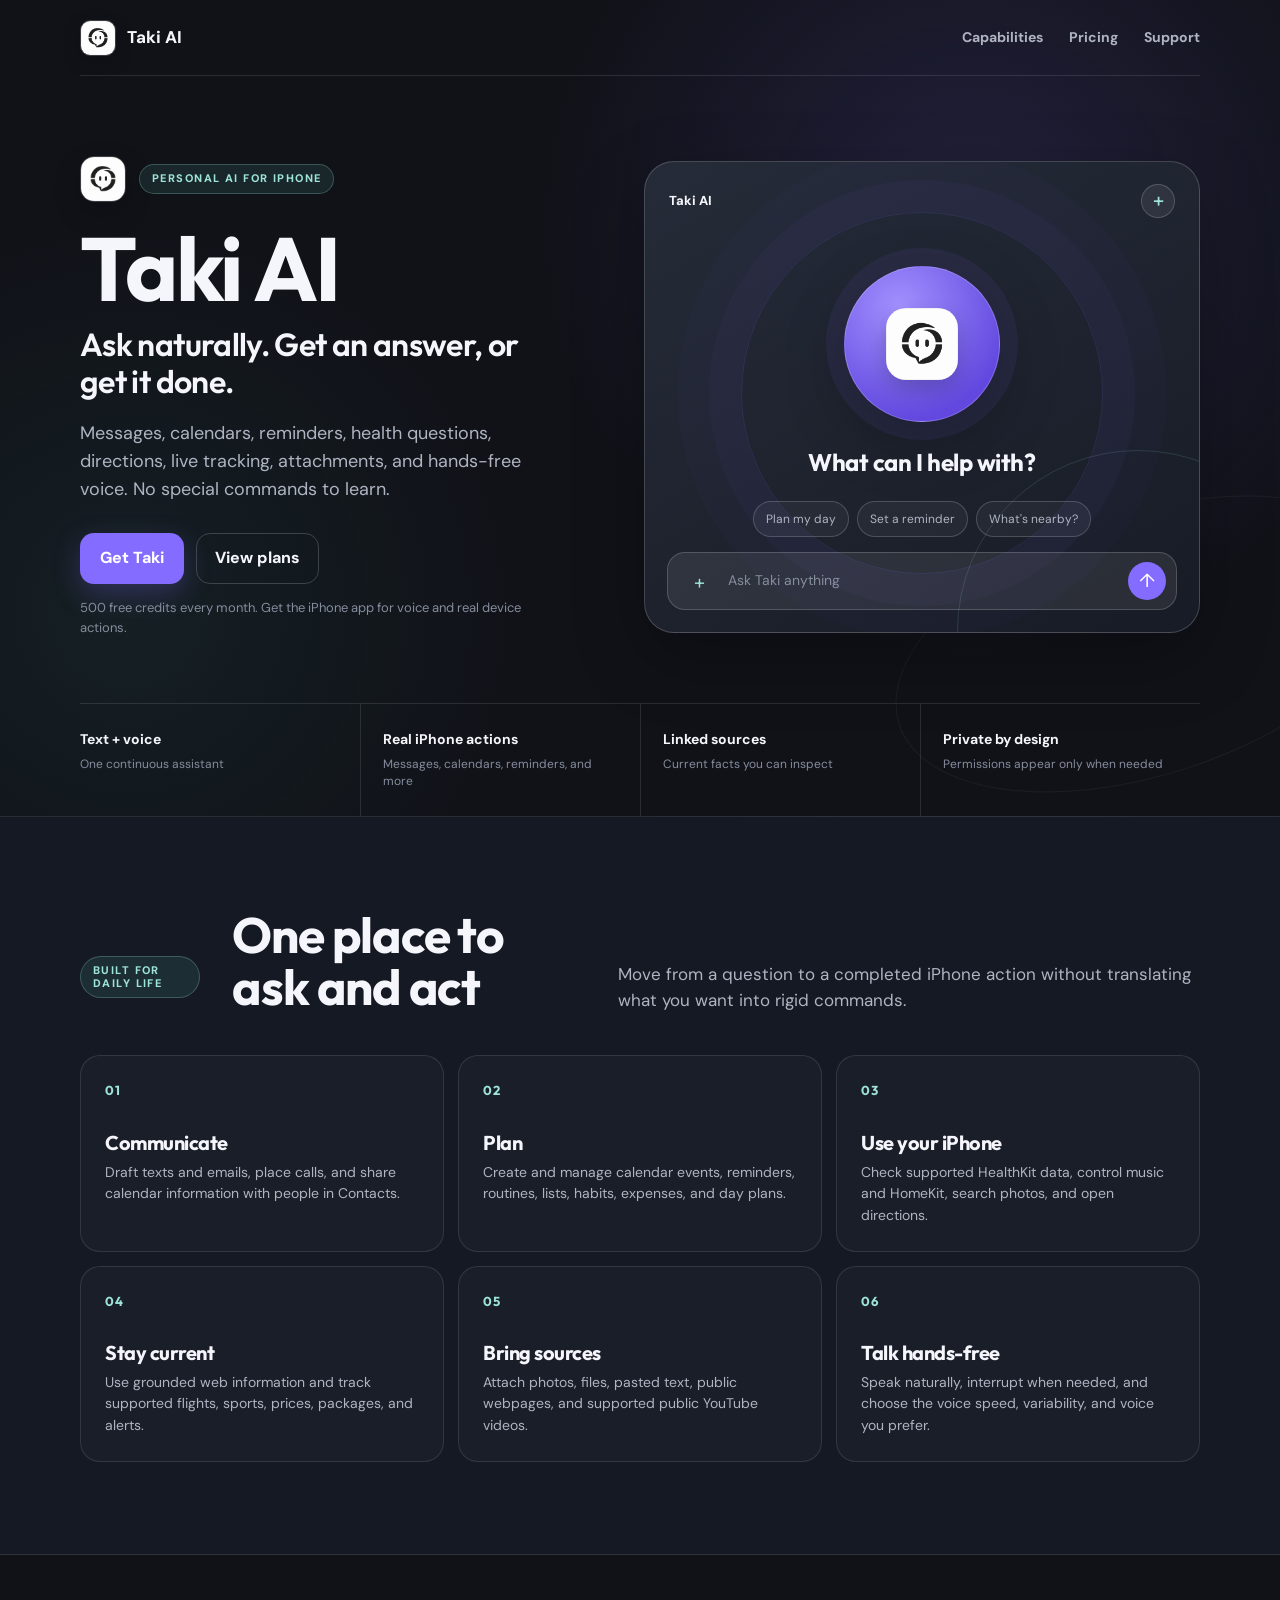
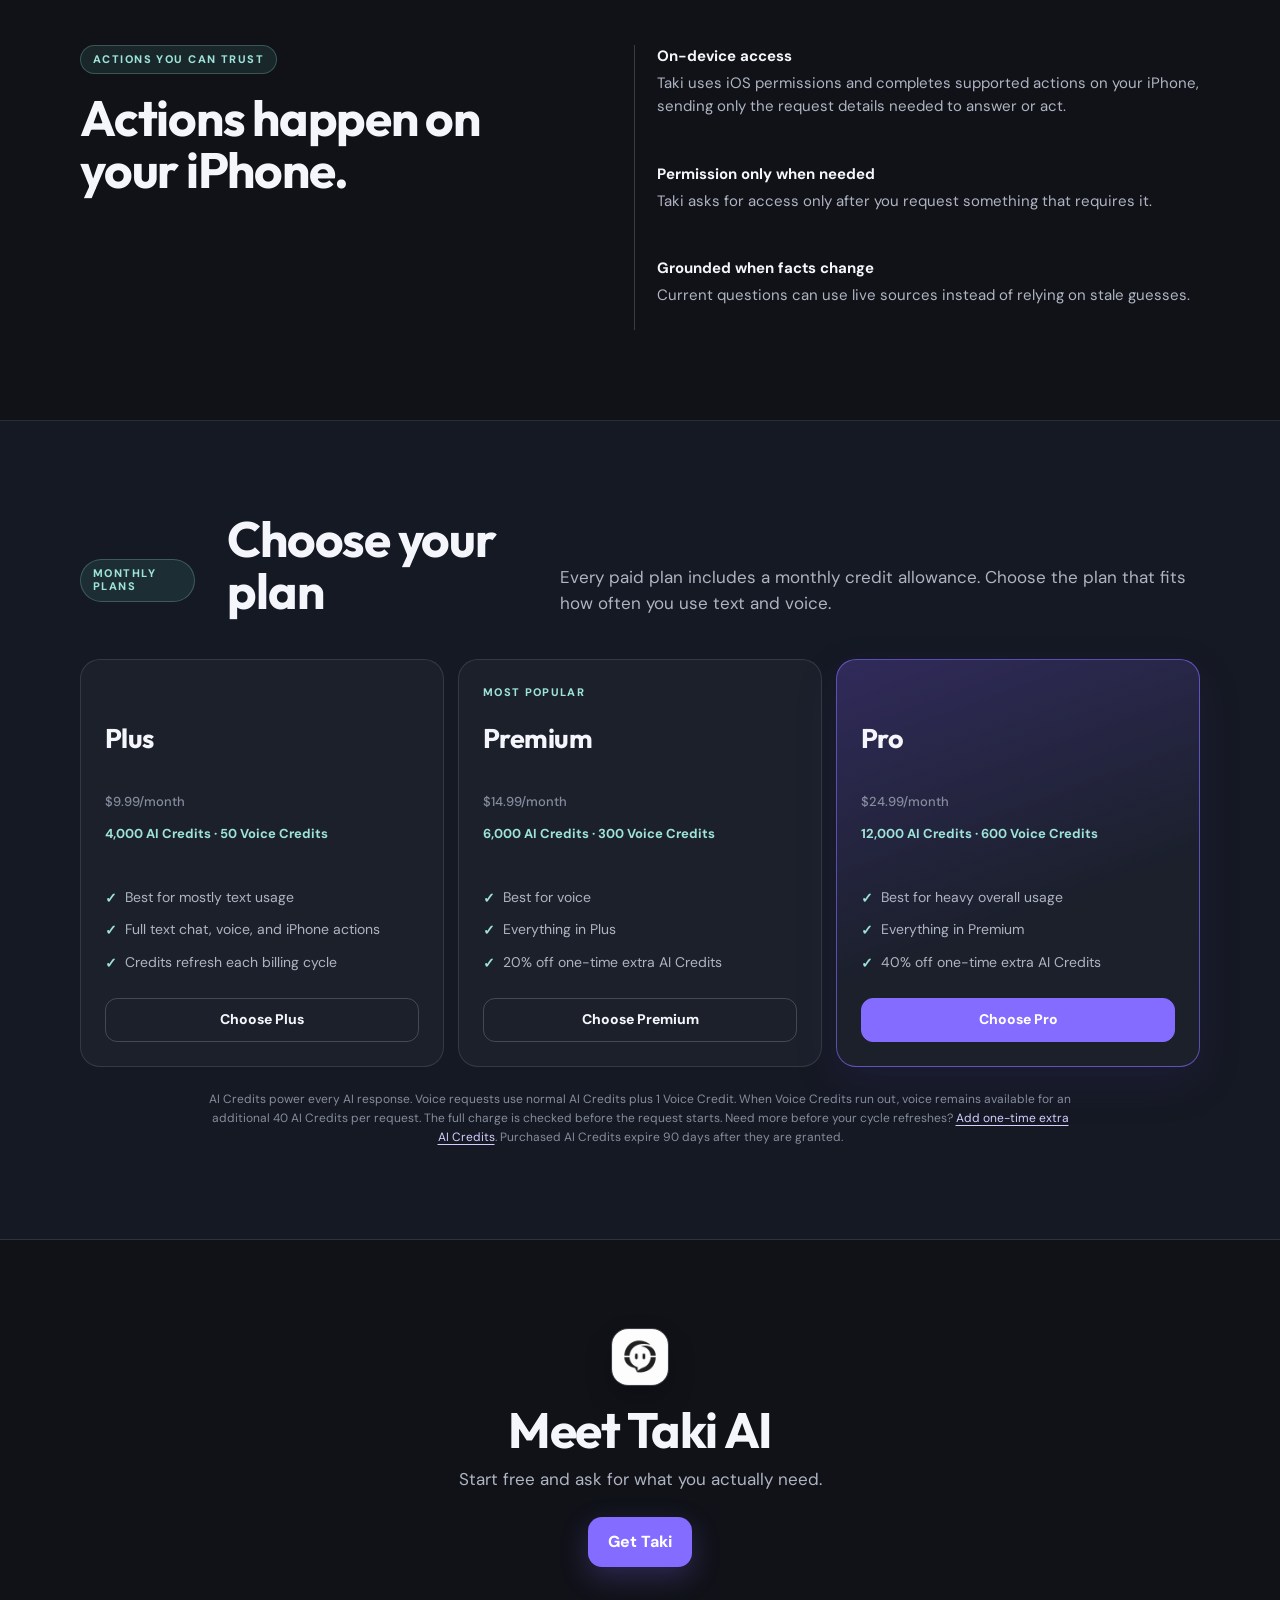
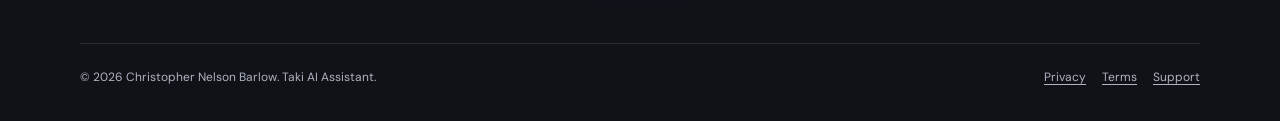
<file: index.html>
<!DOCTYPE html>
<html lang="en">
<head>
<meta charset="UTF-8" />
<meta name="viewport" content="width=device-width, initial-scale=1.0" />
<title>Taki AI - your everyday iPhone assistant</title>
<meta name="description" content="Taki is an AI assistant for iPhone that answers questions and completes real actions by text or voice." />
<link rel="icon" type="image/png" href="assets/taki-icon.png" />
<link rel="stylesheet" href="public.css?v=20260901" />
</head>
<body class="site-home">
<div class="hero-shell">
  <div class="wrap">
    <header class="site-header">
      <a class="brand" href="./" aria-label="Taki AI home"><img class="brand-mark" src="assets/taki-icon.png" alt="" /> Taki AI</a>
      <nav aria-label="Main navigation">
        <a href="#capabilities">Capabilities</a>
        <a href="#pricing">Pricing</a>
        <a href="support/">Support</a>
      </nav>
    </header>

    <main class="hero">
      <div class="hero-copy">
        <div class="hero-brandline">
          <img class="hero-mark" src="assets/taki-icon.png" alt="Taki AI app icon" />
          <span class="eyebrow">Personal AI for iPhone</span>
        </div>
        <h1>Taki AI</h1>
        <p class="hero-offer">Ask naturally. Get an answer, or get it done.</p>
        <p class="lede">Messages, calendars, reminders, health questions, directions, live tracking, attachments, and hands-free voice. No special commands to learn.</p>
        <div class="hero-actions">
          <a class="cta" href="https://apps.apple.com/app/id6786835731">Get Taki</a>
          <a class="secondary-cta" href="#pricing">View plans</a>
        </div>
        <span class="cta-sub">500 free credits every month. Get the iPhone app for voice and real device actions.</span>
      </div>
      <div class="hero-scene" aria-hidden="true">
        <div class="scene-topline"><span>Taki AI</span><span>+</span></div>
        <div class="scene-orb"><img src="assets/taki-icon.png" alt="" /></div>
        <p class="scene-question">What can I help with?</p>
        <div class="scene-chips"><span>Plan my day</span><span>Set a reminder</span><span>What's nearby?</span></div>
        <div class="scene-composer">
          <span class="scene-plus">+</span>
          <span class="scene-placeholder">Ask Taki anything</span>
          <span class="scene-send">↑</span>
        </div>
      </div>
    </main>

    <div class="hero-facts" aria-label="Taki AI highlights">
      <div><strong>Text + voice</strong><span>One continuous assistant</span></div>
      <div><strong>Real iPhone actions</strong><span>Messages, calendars, reminders, and more</span></div>
      <div><strong>Linked sources</strong><span>Current facts you can inspect</span></div>
      <div><strong>Private by design</strong><span>Permissions appear only when needed</span></div>
    </div>
  </div>
</div>

<section id="capabilities" class="capability-band">
  <div class="wrap">
    <div class="section-heading">
      <span class="eyebrow">Built for daily life</span>
      <h2>One place to ask and act</h2>
      <p class="section-sub">Move from a question to a completed iPhone action without translating what you want into rigid commands.</p>
    </div>
    <div class="grid">
      <article class="feat"><span class="feature-index">01</span><h3>Communicate</h3><p>Draft texts and emails, place calls, and share calendar information with people in Contacts.</p></article>
      <article class="feat"><span class="feature-index">02</span><h3>Plan</h3><p>Create and manage calendar events, reminders, routines, lists, habits, expenses, and day plans.</p></article>
      <article class="feat"><span class="feature-index">03</span><h3>Use your iPhone</h3><p>Check supported HealthKit data, control music and HomeKit, search photos, and open directions.</p></article>
      <article class="feat"><span class="feature-index">04</span><h3>Stay current</h3><p>Use grounded web information and track supported flights, sports, prices, packages, and alerts.</p></article>
      <article class="feat"><span class="feature-index">05</span><h3>Bring sources</h3><p>Attach photos, files, pasted text, public webpages, and supported public YouTube videos.</p></article>
      <article class="feat"><span class="feature-index">06</span><h3>Talk hands-free</h3><p>Speak naturally, interrupt when needed, and choose the voice speed, variability, and voice you prefer.</p></article>
    </div>
  </div>
</section>

<section class="trust-band">
  <div class="wrap trust-layout">
    <div>
      <span class="eyebrow">Actions you can trust</span>
      <h2>Actions happen on your iPhone.</h2>
    </div>
    <div class="trust-points">
      <p><span><strong>On-device access</strong>Taki uses iOS permissions and completes supported actions on your iPhone, sending only the request details needed to answer or act.</span></p>
      <p><span><strong>Permission only when needed</strong>Taki asks for access only after you request something that requires it.</span></p>
      <p><span><strong>Grounded when facts change</strong>Current questions can use live sources instead of relying on stale guesses.</span></p>
    </div>
  </div>
</section>

<section id="pricing" class="pricing-band">
  <div class="wrap">
    <div class="section-heading">
      <span class="eyebrow">Monthly plans</span>
      <h2>Choose your plan</h2>
      <p class="section-sub">Every paid plan includes a monthly credit allowance. Choose the plan that fits how often you use text and voice.</p>
    </div>
    <div class="plans">
      <article class="plan" data-plan="plus">
        <div class="plan-kicker" aria-hidden="true"></div>
        <div class="name">Plus</div><div class="price"><span class="amount">$9.99</span><span>/month</span></div><div class="cr">4,000 AI Credits · 50 Voice Credits</div>
        <ul><li>Best for mostly text usage</li><li>Full text chat, voice, and iPhone actions</li><li>Credits refresh each billing cycle</li></ul>
        <a class="plan-link" href="buy/?plan=plus">Choose Plus</a>
      </article>
      <article class="plan" data-plan="plus_voice">
        <div class="plan-kicker">Most Popular</div><div class="name">Premium</div><div class="price"><span class="amount">$14.99</span><span>/month</span></div><div class="cr">6,000 AI Credits · 300 Voice Credits</div>
        <ul><li>Best for voice</li><li>Everything in Plus</li><li>20% off one-time extra AI Credits</li></ul>
        <a class="plan-link" href="buy/?plan=plus_voice">Choose Premium</a>
      </article>
      <article class="plan feature" data-plan="pro">
        <div class="plan-kicker" aria-hidden="true"></div><div class="name">Pro</div><div class="price"><span class="amount">$24.99</span><span>/month</span></div><div class="cr">12,000 AI Credits · 600 Voice Credits</div>
        <ul><li>Best for heavy overall usage</li><li>Everything in Premium</li><li>40% off one-time extra AI Credits</li></ul>
        <a class="plan-link" href="buy/?plan=pro">Choose Pro</a>
      </article>
    </div>
    <div class="credit-note">AI Credits power every AI response. Voice requests use normal AI Credits plus 1 Voice Credit. When Voice Credits run out, voice remains available for an additional 40 AI Credits per request. The full charge is checked before the request starts. Need more before your cycle refreshes? <a href="buy/?plan=credits">Add one-time extra AI Credits</a>. Purchased AI Credits expire 90 days after they are granted.</div>
  </div>
</section>

<div class="wrap">
  <div class="final">
    <img class="final-mark" src="assets/taki-icon.png" alt="" />
    <h2>Meet Taki AI</h2>
    <p class="section-sub">Start free and ask for what you actually need.</p>
    <a class="cta" href="https://apps.apple.com/app/id6786835731">Get Taki</a>
  </div>

  <footer>
    <div>&copy; 2026 Christopher Nelson Barlow. Taki AI Assistant.</div>
    <div class="foot-links"><a href="privacy/">Privacy</a><a href="terms-of-service/">Terms</a><a href="support/">Support</a></div>
  </footer>
</div>

<script>
(async function syncPlans() {
  try {
    const data = await (await fetch("https://takiaiserver.onrender.com/api/credits/topup-config")).json();
    for (const plan of data.plans || []) {
      const card = document.querySelector(`[data-plan="${plan.key}"]`);
      if (!card) continue;
      const price = Number(plan.priceUsd);
      const credits = Number(plan.creditsPerCycle);
      const voiceCredits = Number(plan.voiceCreditsPerCycle || plan.voiceCredits || 0);
      if (Number.isFinite(price)) card.querySelector(".amount").textContent = `$${price.toFixed(2)}`;
      if (Number.isFinite(credits)) card.querySelector(".cr").textContent = `${credits.toLocaleString()} AI Credits · ${voiceCredits.toLocaleString()} Voice Credits`;
    }
  } catch {}
})();
</script>
</body>
</html>
</file>
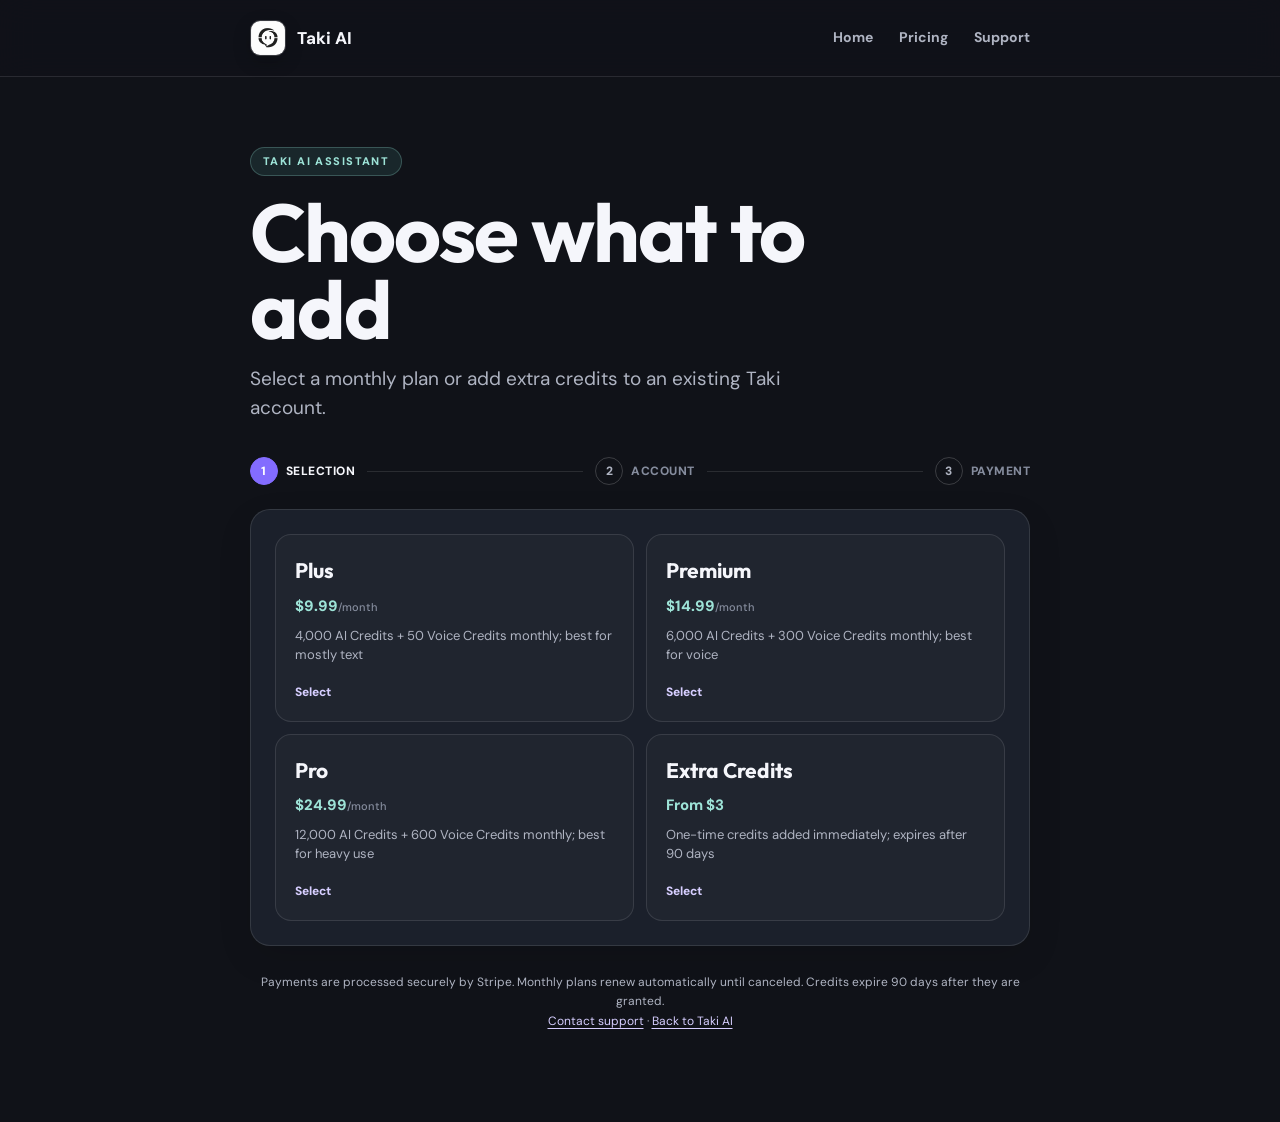
<file: buy/index.html>
<!DOCTYPE html>
<html lang="en">
<head>
<meta charset="UTF-8" />
<meta name="viewport" content="width=device-width, initial-scale=1.0" />
<title>Plans and Credits — Taki AI Assistant</title>
<link rel="icon" type="image/png" href="../assets/taki-icon.png" />
<link rel="stylesheet" href="../public.css?v=20260901" />
</head>
<body class="site-buy">
<div class="topbar">
  <div class="wrap">
    <header class="site-header">
      <a class="brand" href="../" aria-label="Taki AI home"><img class="brand-mark" src="../assets/taki-icon.png" alt="" /> Taki AI</a>
      <nav aria-label="Main navigation"><a href="../">Home</a><a href="../#pricing">Pricing</a><a href="../support/">Support</a></nav>
    </header>
  </div>
</div>
<main class="wrap buy-flow">
  <span class="eyebrow">Taki AI Assistant</span>
  <h1>Choose what to add</h1>
  <p class="sub">Select a monthly plan or add extra credits to an existing Taki account.</p>
  <div id="banner" aria-live="polite"></div>

  <div class="steps" aria-label="Purchase progress">
    <div class="s active" id="step1dot"><span class="dot">1</span> Selection</div><div class="bar"></div>
    <div class="s" id="step2dot"><span class="dot">2</span> Account</div><div class="bar"></div>
    <div class="s" id="step3dot"><span class="dot">3</span> Payment</div>
  </div>

  <section id="stepProduct" class="buy-section">
    <div class="purchase-grid" id="products" aria-label="Available purchases"></div>
  </section>

  <section id="stepAccount" class="buy-section hidden">
    <div class="selection-summary" id="selectionSummary"></div>
    <button class="link-btn" id="changeProduct" type="button">Change selection</button>
    <label for="identity">Taki Account ID
      <span class="hint">Find the eight-digit number under <b>Settings → Account ID</b> in the app.</span>
    </label>
    <input id="identity" type="text" inputmode="numeric" maxlength="8" placeholder="10234567" autocomplete="off" spellcheck="false" />
    <button class="buy" id="next" type="button" disabled>Find account</button>
    <div class="msg" id="msg1" aria-live="polite"></div>
  </section>

  <section id="stepAmount" class="buy-section hidden">
    <div class="acct">
      <div><div class="id" id="acctId">—</div><div class="who" id="acctWho">Confirmed account</div></div>
      <span class="badge" id="acctBadge">—</span>
    </div>
    <button class="link-btn" id="changeAcct" type="button">Use a different account</button>
    <label>Choose a credit amount</label>
    <div class="packs" id="packs"></div>
    <label for="custom">Or enter a custom amount<span class="hint" id="rangeHint"></span></label>
    <input id="custom" type="number" inputmode="numeric" placeholder="Number of credits" />
    <div class="total"><span id="rateLabel">Total</span><b id="total">—</b></div>
    <button class="buy" id="buyCredits" type="button" disabled>Continue to Stripe</button>
    <div class="msg" id="msg2" aria-live="polite"></div>
  </section>

  <p class="foot">Payments are processed securely by Stripe. Monthly plans renew automatically until canceled. Credits expire 90 days after they are granted.<br />
    <a href="../support/">Contact support</a> · <a href="../">Back to Taki AI</a>
  </p>
</main>

<div class="confirm-layer hidden" id="confirmLayer" role="dialog" aria-modal="true" aria-labelledby="confirmTitle">
  <div class="confirm-dialog">
    <span class="eyebrow">Account confirmation</span>
    <h2 id="confirmTitle">Is this the right account?</h2>
    <div class="confirm-person"><div class="avatar" id="confirmInitial">T</div><div><strong id="confirmName">Account holder</strong><span id="confirmEmail"></span></div></div>
    <dl class="account-facts">
      <div><dt>Account ID</dt><dd id="confirmId">—</dd></div>
      <div><dt>Current plan</dt><dd id="confirmPlan">—</dd></div>
      <div><dt>Apple sync</dt><dd id="confirmApple">—</dd></div>
    </dl>
    <div class="device-block"><strong>Known devices</strong><div class="device-list" id="confirmDevices"></div></div>
    <p class="privacy-note">Email is partially hidden because an Account ID is not a password.</p>
    <div class="confirm-actions"><button id="notMine" type="button">Not this account</button><button class="primary" id="confirmAccount" type="button">Confirm account</button></div>
    <div class="msg" id="confirmMsg" aria-live="polite"></div>
  </div>
</div>

<script>
const API = "https://takiaiserver.onrender.com";
const $ = (id) => document.getElementById(id);
const fmt = (n) => Number(n).toLocaleString();
const usd = (n) => "$" + Number(n).toFixed(2);
const usdCompact = (n) => "$" + Number(n).toLocaleString(undefined, { minimumFractionDigits: Number(n) % 1 ? 2 : 0, maximumFractionDigits: 2 });
const labels = { plus: "Plus", plus_voice: "Premium", pro: "Pro", free: "Standard", credits: "Extra AI Credits" };
let MIN = 500, MAX = 500000, CENTS_PER_CREDIT = 1, selectedCredits = 0;
let products = {
  plus: { key: "plus", label: "Plus", creditsPerCycle: 4000, voiceCreditsPerCycle: 50, priceUsd: 9.99 },
  plus_voice: { key: "plus_voice", label: "Premium", creditsPerCycle: 6000, voiceCreditsPerCycle: 300, priceUsd: 14.99 },
  pro: { key: "pro", label: "Pro", creditsPerCycle: 12000, voiceCreditsPerCycle: 600, priceUsd: 24.99 }
};
let selectedProduct = "";
let account = { id: "", tier: "free", isPro: false, appleSynced: false, email: "", displayName: "", devices: [] };
let handoffToken = "";

function normalizeIdentity(value) { return String(value || "").replace(/\D/g, "").slice(0, 8); }
function setMessage(id, text, kind) { $(id).textContent = text || ""; $(id).className = "msg" + (kind ? " " + kind : ""); }
function markStep(number) {
  [1, 2, 3].forEach((n) => {
    const el = $("step" + n + "dot");
    el.classList.toggle("active", n === number);
    el.classList.toggle("done", n < number);
    el.querySelector(".dot").textContent = n < number ? "✓" : String(n);
  });
}
function productDescription(key) {
  const plan = products[key];
  if (key === "plus") return `${fmt(plan.creditsPerCycle)} AI Credits + ${fmt(plan.voiceCreditsPerCycle)} Voice Credits monthly; best for mostly text`;
  if (key === "plus_voice") return `${fmt(plan.creditsPerCycle)} AI Credits + ${fmt(plan.voiceCreditsPerCycle)} Voice Credits monthly; best for voice`;
  if (key === "pro") return `${fmt(plan.creditsPerCycle)} AI Credits + ${fmt(plan.voiceCreditsPerCycle)} Voice Credits monthly; best for heavy use`;
  return "One-time credits added immediately; expires after 90 days";
}
function renderProducts() {
  const entries = [products.plus, products.plus_voice, products.pro, { key: "credits", label: "Extra Credits", priceUsd: 3 }];
  $("products").innerHTML = entries.map((item) => `
    <button class="purchase-option" type="button" data-product="${item.key}">
      <span class="option-name">${item.label}</span>
      <span class="option-price">${item.key === "credits" ? "From $3" : usd(item.priceUsd) + '<small>/month</small>'}</span>
      <span class="option-detail">${productDescription(item.key)}</span>
      <span class="option-action">Select</span>
    </button>`).join("");
  document.querySelectorAll(".purchase-option").forEach((button) => button.onclick = () => chooseProduct(button.dataset.product));
}
function chooseProduct(key) {
  if (!labels[key] || (key !== "credits" && !products[key])) return;
  selectedProduct = key;
  $("stepProduct").classList.add("hidden");
  $("stepAccount").classList.remove("hidden");
  const item = key === "credits" ? null : products[key];
  const summary = $("selectionSummary");
  const title = document.createElement("strong");
  const detail = document.createElement("span");
  title.textContent = labels[key];
  detail.textContent = key === "credits" ? "Choose the amount after confirming an account" : usd(item.priceUsd) + " monthly · " + productDescription(key);
  summary.replaceChildren(title, detail);
  markStep(2);
  const url = new URL(location.href);
  url.searchParams.set("plan", key);
  history.replaceState(null, "", url);
  $("identity").focus();
}
function showProducts() {
  selectedProduct = "";
  $("stepAccount").classList.add("hidden"); $("stepAmount").classList.add("hidden"); $("stepProduct").classList.remove("hidden");
  markStep(1); setMessage("msg1", "");
  const url = new URL(location.href);
  url.searchParams.delete("plan");
  history.replaceState(null, "", url);
}

$("identity").addEventListener("input", () => {
  $("identity").value = normalizeIdentity($("identity").value);
  $("next").disabled = $("identity").value.length !== 8;
  setMessage("msg1", "");
});
$("identity").addEventListener("keydown", (event) => { if (event.key === "Enter" && !$("next").disabled) $("next").click(); });
$("changeProduct").onclick = showProducts;

$("next").onclick = async () => {
  const identity = normalizeIdentity($("identity").value);
  $("next").disabled = true; setMessage("msg1", "Checking your account…");
  try {
    const response = await fetch(API + "/api/credits/account-check", { method: "POST", headers: { "Content-Type": "application/json" }, body: JSON.stringify({ identity, purpose: selectedProduct === "credits" ? "credits" : "checkout" }) });
    const data = await response.json();
    if (!data.valid) { setMessage("msg1", data.reason || "We couldn't find that account.", "err"); $("next").disabled = false; return; }
    handoffToken = typeof data.checkoutToken === "string" ? data.checkoutToken : "";
    if (!handoffToken) {
      setMessage("msg1", "Secure checkout could not be prepared. Refresh and try again.", "err");
      $("next").disabled = false;
      return;
    }
    // The initial lookup intentionally omits personal fields. Exchange the
    // short-lived signed token before showing confirmation so the UI never
    // guesses a name or incorrectly reports Apple as disconnected.
    const detailResponse = await fetch(API + "/api/credits/handoff", { method: "POST", headers: { "Content-Type": "application/json" }, body: JSON.stringify({ token: handoffToken }) });
    const details = await detailResponse.json();
    if (!detailResponse.ok || !details.valid) throw new Error(details.reason || "We couldn't load the account confirmation details.");
    sessionStorage.setItem("takiPurchaseHandoff", handoffToken);
    account = { id: details.identity || identity, tier: details.tier || data.tier || "free", isPro: !!details.isPro, appleSynced: details.appleSynced === true, email: details.email || "", displayName: details.displayName || "Taki account", devices: Array.isArray(details.devices) ? details.devices : [] };
    if (typeof details.min === "number") { MIN = details.min; MAX = details.max; }
    if (typeof details.centsPerCredit === "number") CENTS_PER_CREDIT = details.centsPerCredit;
    setMessage("msg1", ""); showConfirmation();
  } catch (error) {
    setMessage("msg1", error instanceof Error && error.message ? error.message : "Network error. Please try again.", "err");
    $("next").disabled = false;
  }
};

function showConfirmation() {
  $("confirmName").textContent = account.displayName;
  $("confirmInitial").textContent = account.displayName.trim().charAt(0).toUpperCase() || "T";
  $("confirmEmail").textContent = account.email || (account.appleSynced ? "Apple email unavailable" : "Not synced with Apple");
  $("confirmId").textContent = account.id;
  $("confirmPlan").textContent = labels[account.tier] || "Standard";
  $("confirmApple").textContent = account.appleSynced ? "Connected" : "Not connected";
  const deviceList = $("confirmDevices");
  deviceList.replaceChildren();
  if (account.devices.length) {
    for (const device of account.devices) {
      const item = document.createElement("span");
      item.textContent = String(device);
      deviceList.append(item);
    }
  } else {
    const note = document.createElement("p");
    note.className = "device-sync-note";
    note.textContent = "Open the updated Taki app on this device to sync its exact model.";
    deviceList.append(note);
  }
  $("confirmLayer").classList.remove("hidden"); document.body.classList.add("modal-open");
}
function closeConfirmation() { $("confirmLayer").classList.add("hidden"); document.body.classList.remove("modal-open"); setMessage("confirmMsg", ""); }
$("notMine").onclick = () => { closeConfirmation(); $("identity").select(); $("next").disabled = false; };
$("confirmAccount").onclick = async () => {
  if (selectedProduct === "credits") { closeConfirmation(); showAmountStep(); return; }
  $("confirmAccount").disabled = true; setMessage("confirmMsg", "Opening secure monthly checkout…");
  try {
    const body = { handoffToken, tier: selectedProduct };
    const response = await fetch(API + "/api/plans/checkout", { method: "POST", headers: { "Content-Type": "application/json" }, body: JSON.stringify(body) });
    const data = await response.json();
    if (data.url) { location.href = data.url; return; }
    setMessage("confirmMsg", data.error || "Could not start checkout.", "err");
  } catch { setMessage("confirmMsg", "Network error. Please try again.", "err"); }
  $("confirmAccount").disabled = false;
};

const PRESETS = [500, 5000, 25000];
function priceUsd(credits) { return credits >= MIN && credits <= MAX ? credits * CENTS_PER_CREDIT / 100 : null; }
function renderPacks() {
  $("packs").innerHTML = PRESETS.map((credits) => `<button class="pack" type="button" data-c="${credits}"><span class="c">${fmt(credits)} credits</span><span class="p">${usdCompact(priceUsd(credits))}</span></button>`).join("");
  document.querySelectorAll(".pack").forEach((button) => button.onclick = () => { $("custom").value = ""; selectCredits(Number(button.dataset.c)); });
}
function selectCredits(credits) {
  selectedCredits = credits;
  document.querySelectorAll(".pack").forEach((button) => button.classList.toggle("on", Number(button.dataset.c) === credits && !$("custom").value));
  const price = priceUsd(credits); $("total").textContent = price == null ? "—" : usd(price); $("buyCredits").disabled = price == null;
}
$("custom").addEventListener("input", () => { document.querySelectorAll(".pack").forEach((button) => button.classList.remove("on")); selectCredits(Math.floor(Number($("custom").value))); });
function showAmountStep() {
  $("stepAccount").classList.add("hidden"); $("stepAmount").classList.remove("hidden"); markStep(3);
  $("acctId").textContent = handoffToken ? "Connected Taki account" : "Account " + account.id; $("acctWho").textContent = account.displayName;
  $("acctBadge").textContent = labels[account.tier] || "Standard"; $("acctBadge").className = "badge" + (account.tier === "free" ? " free" : "");
  $("rateLabel").textContent = "Total"; $("rangeHint").textContent = `Between ${fmt(MIN)} and ${fmt(MAX)} credits.`;
  renderPacks(); selectCredits(PRESETS[0]);
}
$("changeAcct").onclick = () => { $("stepAmount").classList.add("hidden"); $("stepAccount").classList.remove("hidden"); markStep(2); $("next").disabled = false; };
$("buyCredits").onclick = async () => {
  if (priceUsd(selectedCredits) == null) return;
  $("buyCredits").disabled = true; setMessage("msg2", "Opening secure checkout…");
  try {
    const body = { credits: selectedCredits, handoffToken };
    const response = await fetch(API + "/api/credits/checkout", { method: "POST", headers: { "Content-Type": "application/json" }, body: JSON.stringify(body) });
    const data = await response.json();
    if (data.url) {
      sessionStorage.removeItem("takiPurchaseHandoff");
      location.href = data.url;
      return;
    }
    setMessage("msg2", data.error || "Could not start checkout.", "err");
  } catch { setMessage("msg2", "Network error. Please try again.", "err"); }
  $("buyCredits").disabled = false;
};

async function verifyActivation(accountId, expectedTier) {
  for (let attempt = 0; attempt < 8; attempt += 1) {
    try {
      const response = await fetch(API + "/api/credits/account-check", { method: "POST", headers: { "Content-Type": "application/json" }, body: JSON.stringify({ identity: accountId }) });
      const data = await response.json();
      if (data.valid && data.tier === expectedTier) { $("banner").innerHTML = `<div class="banner ok">${labels[expectedTier]} is active on account ${accountId}.</div>`; return; }
    } catch {}
    await new Promise((resolve) => setTimeout(resolve, 1200));
  }
  $("banner").innerHTML = '<div class="banner warn">Payment succeeded. Stripe is still confirming the plan; it should appear in the app shortly.</div>';
}

renderProducts();
(async function init() {
  try {
    const config = await (await fetch(API + "/api/credits/topup-config")).json();
    if (typeof config.min === "number") { MIN = config.min; MAX = config.max; CENTS_PER_CREDIT = config.centsPerCredit; }
    if (Array.isArray(config.plans)) for (const plan of config.plans) products[plan.key] = { ...products[plan.key], ...plan };
    if (config.enabled === false) $("banner").innerHTML = '<div class="banner warn">Online purchases are temporarily unavailable.</div>';
  } catch {}
  renderProducts();
  const params = new URLSearchParams(location.search), status = params.get("status"), accountId = normalizeIdentity(params.get("account")), plan = params.get("plan");
  if (status) sessionStorage.removeItem("takiPurchaseHandoff");
  handoffToken = status ? "" : params.get("handoff") || sessionStorage.getItem("takiPurchaseHandoff") || "";
  if (handoffToken) {
    try {
      const response = await fetch(API + "/api/credits/handoff", { method: "POST", headers: { "Content-Type": "application/json" }, body: JSON.stringify({ token: handoffToken }) });
      const data = await response.json();
      if (!response.ok || !data.valid) throw new Error(data.reason || "This purchase link is no longer valid.");
      sessionStorage.setItem("takiPurchaseHandoff", handoffToken);
      const cleanURL = new URL(location.href);
      cleanURL.searchParams.delete("handoff");
      history.replaceState(null, "", cleanURL);
      account = { id: data.identity, tier: data.tier || "free", isPro: !!data.isPro, appleSynced: !!data.appleSynced, email: data.email || "", displayName: data.displayName || "Taki account", devices: Array.isArray(data.devices) ? data.devices : [] };
      if (typeof data.min === "number") { MIN = data.min; MAX = data.max; CENTS_PER_CREDIT = data.centsPerCredit; }
      selectedProduct = "credits";
      $("stepProduct").classList.add("hidden");
      $("stepAccount").classList.add("hidden");
      $("changeAcct").classList.add("hidden");
      showAmountStep();
      return;
    } catch (error) {
      sessionStorage.removeItem("takiPurchaseHandoff");
      handoffToken = "";
      const message = error instanceof Error ? error.message : "This purchase link is no longer valid.";
      const warning = document.createElement("div");
      warning.className = "banner warn";
      warning.textContent = message;
      $("banner").replaceChildren(warning);
    }
  }
  if (status === "plan-success" && accountId && products[plan]) { $("banner").innerHTML = '<div class="banner ok">Payment received. Activating your plan…</div>'; verifyActivation(accountId, plan); }
  else if (status === "success") $("banner").innerHTML = '<div class="banner ok">Payment received. Your credits have been added to the confirmed account.</div>';
  else if (status === "canceled") $("banner").innerHTML = '<div class="banner warn">Checkout canceled. No charge was made.</div>';
  else if (plan === "credits" || products[plan]) chooseProduct(plan);
})();
</script>
</body>
</html>
</file>
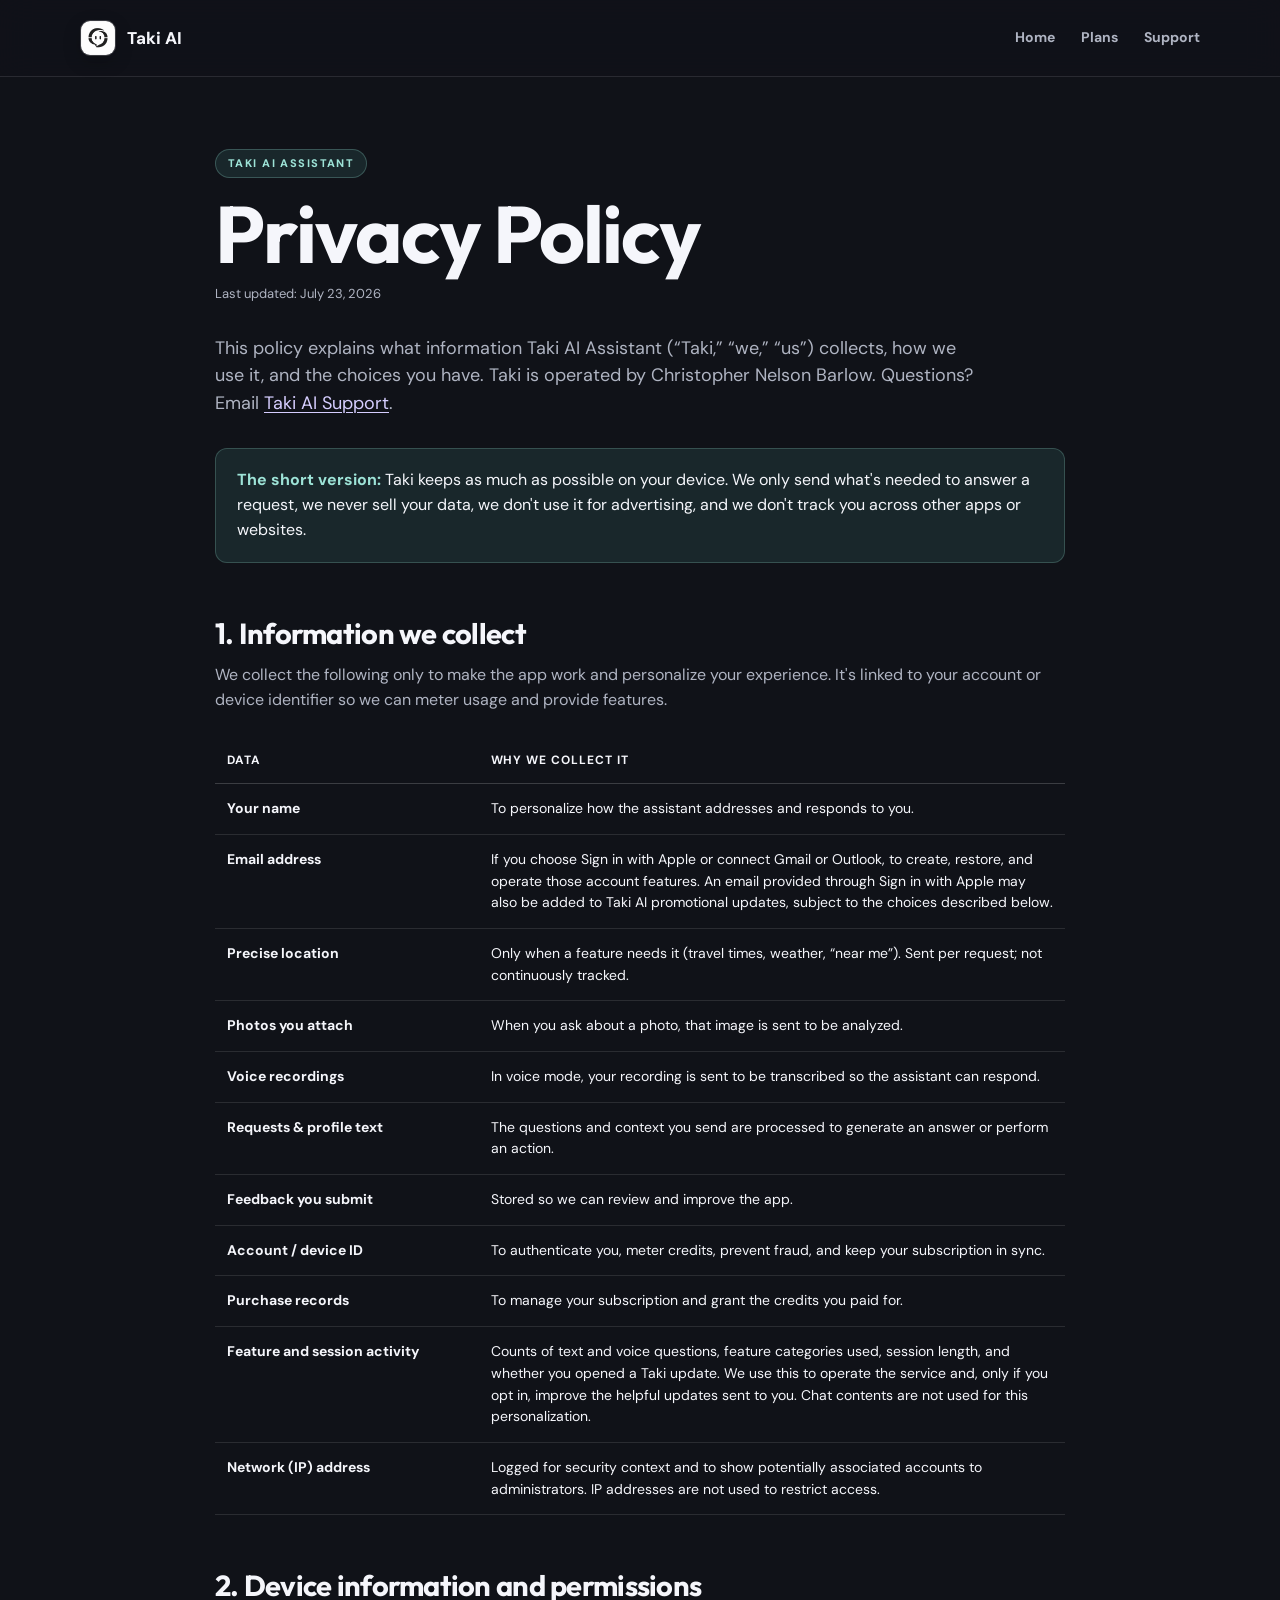
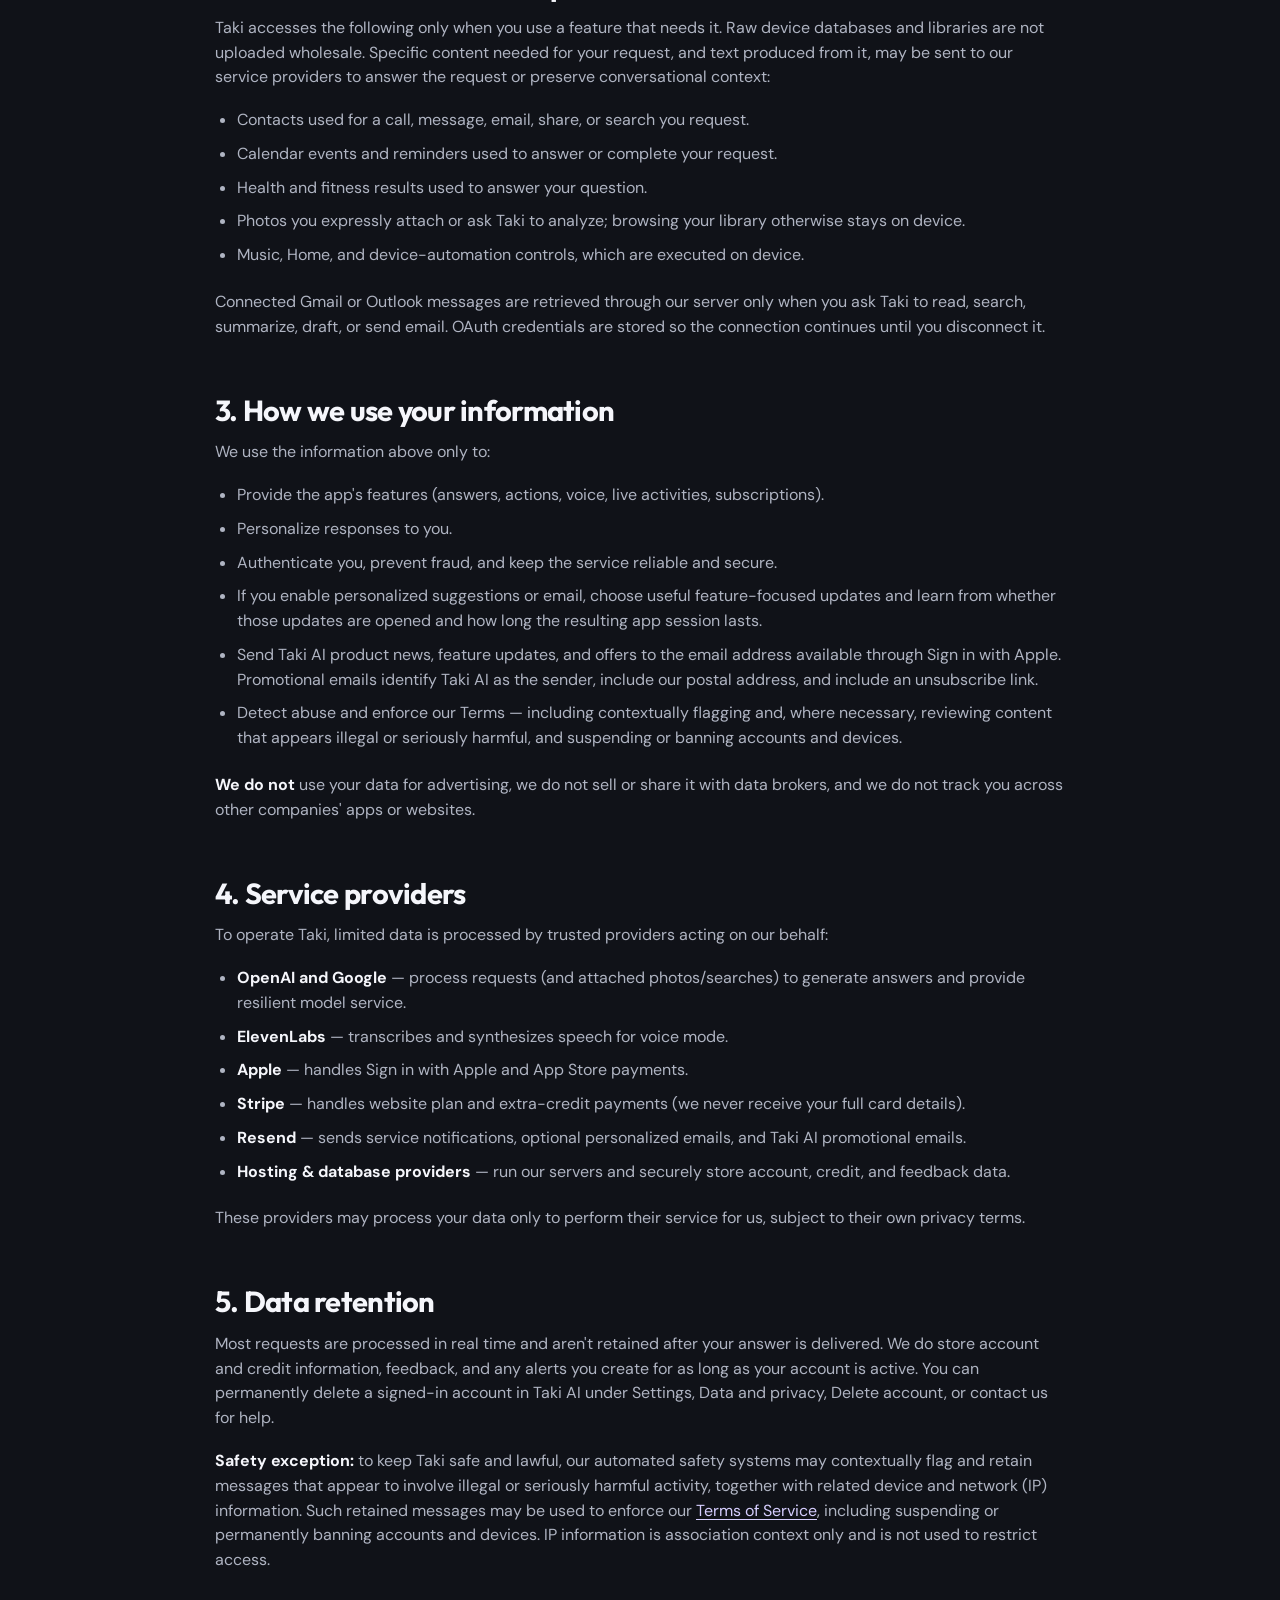
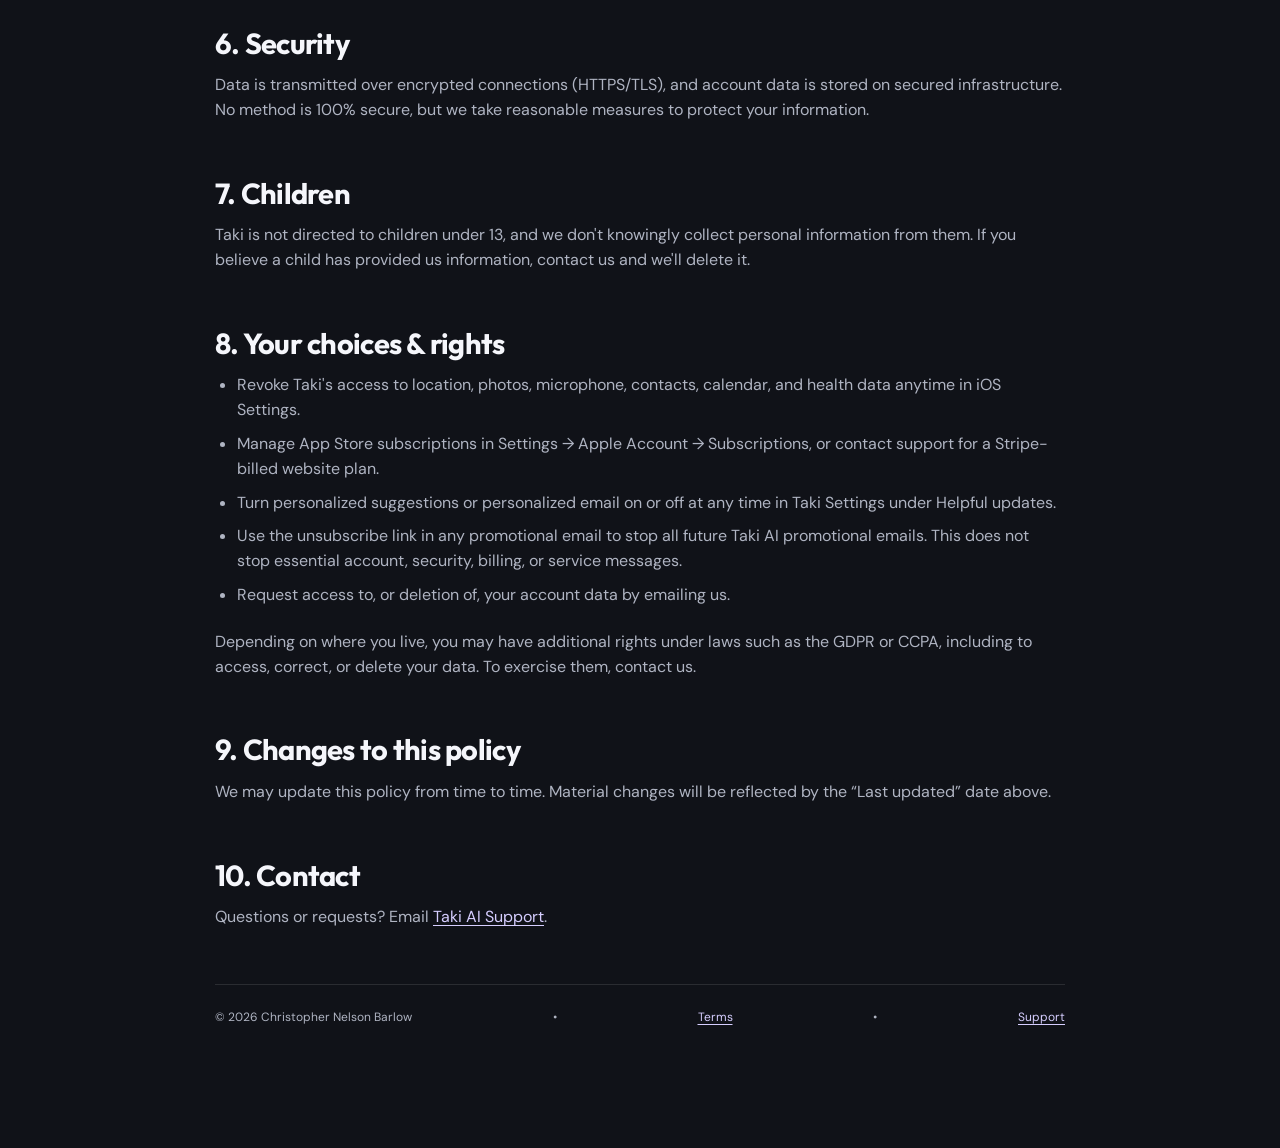
<file: privacy/index.html>
<!DOCTYPE html>
<html lang="en">
<head>
<meta charset="UTF-8" />
<meta name="viewport" content="width=device-width, initial-scale=1.0" />
<title>Privacy Policy — Taki AI Assistant</title>
<link rel="icon" type="image/png" href="../assets/taki-icon.png" />
<link rel="stylesheet" href="../public.css?v=20260901" />
</head>
<body class="site-doc">
<div class="topbar">
  <div class="wrap">
    <header class="site-header">
      <a class="brand" href="../" aria-label="Taki AI home"><img class="brand-mark" src="../assets/taki-icon.png" alt="" /> Taki AI</a>
      <nav aria-label="Main navigation"><a href="../">Home</a><a href="../buy/">Plans</a><a href="../support/">Support</a></nav>
    </header>
  </div>
</div>
<div class="wrap">
  <span class="eyebrow">Taki AI Assistant</span>
  <h1>Privacy Policy</h1>
  <p class="updated">Last updated: July 23, 2026</p>

  <p class="lede">This policy explains what information Taki AI Assistant (&ldquo;Taki,&rdquo; &ldquo;we,&rdquo; &ldquo;us&rdquo;) collects, how we use it, and the choices you have. Taki is operated by Christopher Nelson Barlow. Questions? Email <a href="mailto:support@takiai.app">Taki AI Support</a>.</p>

  <div class="note"><strong>The short version:</strong> Taki keeps as much as possible on your device. We only send what's needed to answer a request, we never sell your data, we don't use it for advertising, and we don't track you across other apps or websites.</div>

  <h2>1. Information we collect</h2>
  <p>We collect the following only to make the app work and personalize your experience. It's linked to your account or device identifier so we can meter usage and provide features.</p>
  <table>
    <thead><tr><th>Data</th><th>Why we collect it</th></tr></thead>
    <tbody>
      <tr><td>Your name</td><td>To personalize how the assistant addresses and responds to you.</td></tr>
      <tr><td>Email address</td><td>If you choose Sign in with Apple or connect Gmail or Outlook, to create, restore, and operate those account features. An email provided through Sign in with Apple may also be added to Taki AI promotional updates, subject to the choices described below.</td></tr>
      <tr><td>Precise location</td><td>Only when a feature needs it (travel times, weather, &ldquo;near me&rdquo;). Sent per request; not continuously tracked.</td></tr>
      <tr><td>Photos you attach</td><td>When you ask about a photo, that image is sent to be analyzed.</td></tr>
      <tr><td>Voice recordings</td><td>In voice mode, your recording is sent to be transcribed so the assistant can respond.</td></tr>
      <tr><td>Requests &amp; profile text</td><td>The questions and context you send are processed to generate an answer or perform an action.</td></tr>
      <tr><td>Feedback you submit</td><td>Stored so we can review and improve the app.</td></tr>
      <tr><td>Account / device ID</td><td>To authenticate you, meter credits, prevent fraud, and keep your subscription in sync.</td></tr>
      <tr><td>Purchase records</td><td>To manage your subscription and grant the credits you paid for.</td></tr>
      <tr><td>Feature and session activity</td><td>Counts of text and voice questions, feature categories used, session length, and whether you opened a Taki update. We use this to operate the service and, only if you opt in, improve the helpful updates sent to you. Chat contents are not used for this personalization.</td></tr>
      <tr><td>Network (IP) address</td><td>Logged for security context and to show potentially associated accounts to administrators. IP addresses are not used to restrict access.</td></tr>
    </tbody>
  </table>

  <h2>2. Device information and permissions</h2>
  <p>Taki accesses the following only when you use a feature that needs it. Raw device databases and libraries are not uploaded wholesale. Specific content needed for your request, and text produced from it, may be sent to our service providers to answer the request or preserve conversational context:</p>
  <ul>
    <li>Contacts used for a call, message, email, share, or search you request.</li>
    <li>Calendar events and reminders used to answer or complete your request.</li>
    <li>Health and fitness results used to answer your question.</li>
    <li>Photos you expressly attach or ask Taki to analyze; browsing your library otherwise stays on device.</li>
    <li>Music, Home, and device-automation controls, which are executed on device.</li>
  </ul>
  <p>Connected Gmail or Outlook messages are retrieved through our server only when you ask Taki to read, search, summarize, draft, or send email. OAuth credentials are stored so the connection continues until you disconnect it.</p>

  <h2>3. How we use your information</h2>
  <p>We use the information above only to:</p>
  <ul>
    <li>Provide the app's features (answers, actions, voice, live activities, subscriptions).</li>
    <li>Personalize responses to you.</li>
    <li>Authenticate you, prevent fraud, and keep the service reliable and secure.</li>
    <li>If you enable personalized suggestions or email, choose useful feature-focused updates and learn from whether those updates are opened and how long the resulting app session lasts.</li>
    <li>Send Taki AI product news, feature updates, and offers to the email address available through Sign in with Apple. Promotional emails identify Taki AI as the sender, include our postal address, and include an unsubscribe link.</li>
    <li>Detect abuse and enforce our Terms — including contextually flagging and, where necessary, reviewing content that appears illegal or seriously harmful, and suspending or banning accounts and devices.</li>
  </ul>
  <p><strong>We do not</strong> use your data for advertising, we do not sell or share it with data brokers, and we do not track you across other companies' apps or websites.</p>

  <h2>4. Service providers</h2>
  <p>To operate Taki, limited data is processed by trusted providers acting on our behalf:</p>
  <ul>
    <li><strong>OpenAI and Google</strong> — process requests (and attached photos/searches) to generate answers and provide resilient model service.</li>
    <li><strong>ElevenLabs</strong> — transcribes and synthesizes speech for voice mode.</li>
    <li><strong>Apple</strong> — handles Sign in with Apple and App Store payments.</li>
    <li><strong>Stripe</strong> — handles website plan and extra-credit payments (we never receive your full card details).</li>
    <li><strong>Resend</strong> — sends service notifications, optional personalized emails, and Taki AI promotional emails.</li>
    <li><strong>Hosting &amp; database providers</strong> — run our servers and securely store account, credit, and feedback data.</li>
  </ul>
  <p>These providers may process your data only to perform their service for us, subject to their own privacy terms.</p>

  <h2>5. Data retention</h2>
  <p>Most requests are processed in real time and aren't retained after your answer is delivered. We do store account and credit information, feedback, and any alerts you create for as long as your account is active. You can permanently delete a signed-in account in Taki AI under Settings, Data and privacy, Delete account, or contact us for help.</p>
  <p><strong>Safety exception:</strong> to keep Taki safe and lawful, our automated safety systems may contextually flag and retain messages that appear to involve illegal or seriously harmful activity, together with related device and network (IP) information. Such retained messages may be used to enforce our <a href="../terms-of-service/">Terms of Service</a>, including suspending or permanently banning accounts and devices. IP information is association context only and is not used to restrict access.</p>

  <h2>6. Security</h2>
  <p>Data is transmitted over encrypted connections (HTTPS/TLS), and account data is stored on secured infrastructure. No method is 100% secure, but we take reasonable measures to protect your information.</p>

  <h2>7. Children</h2>
  <p>Taki is not directed to children under 13, and we don't knowingly collect personal information from them. If you believe a child has provided us information, contact us and we'll delete it.</p>

  <h2>8. Your choices &amp; rights</h2>
  <ul>
    <li>Revoke Taki's access to location, photos, microphone, contacts, calendar, and health data anytime in iOS Settings.</li>
    <li>Manage App Store subscriptions in Settings &rarr; Apple Account &rarr; Subscriptions, or contact support for a Stripe-billed website plan.</li>
    <li>Turn personalized suggestions or personalized email on or off at any time in Taki Settings under Helpful updates.</li>
    <li>Use the unsubscribe link in any promotional email to stop all future Taki AI promotional emails. This does not stop essential account, security, billing, or service messages.</li>
    <li>Request access to, or deletion of, your account data by emailing us.</li>
  </ul>
  <p>Depending on where you live, you may have additional rights under laws such as the GDPR or CCPA, including to access, correct, or delete your data. To exercise them, contact us.</p>

  <h2>9. Changes to this policy</h2>
  <p>We may update this policy from time to time. Material changes will be reflected by the &ldquo;Last updated&rdquo; date above.</p>

  <h2>10. Contact</h2>
  <p>Questions or requests? Email <a href="mailto:support@takiai.app">Taki AI Support</a>.</p>

  <hr />
  <footer>&copy; 2026 Christopher Nelson Barlow <span class="dot">&bull;</span> <a href="../terms-of-service/">Terms</a> <span class="dot">&bull;</span> <a href="../support/">Support</a></footer>
</div>
</body>
</html>
</file>
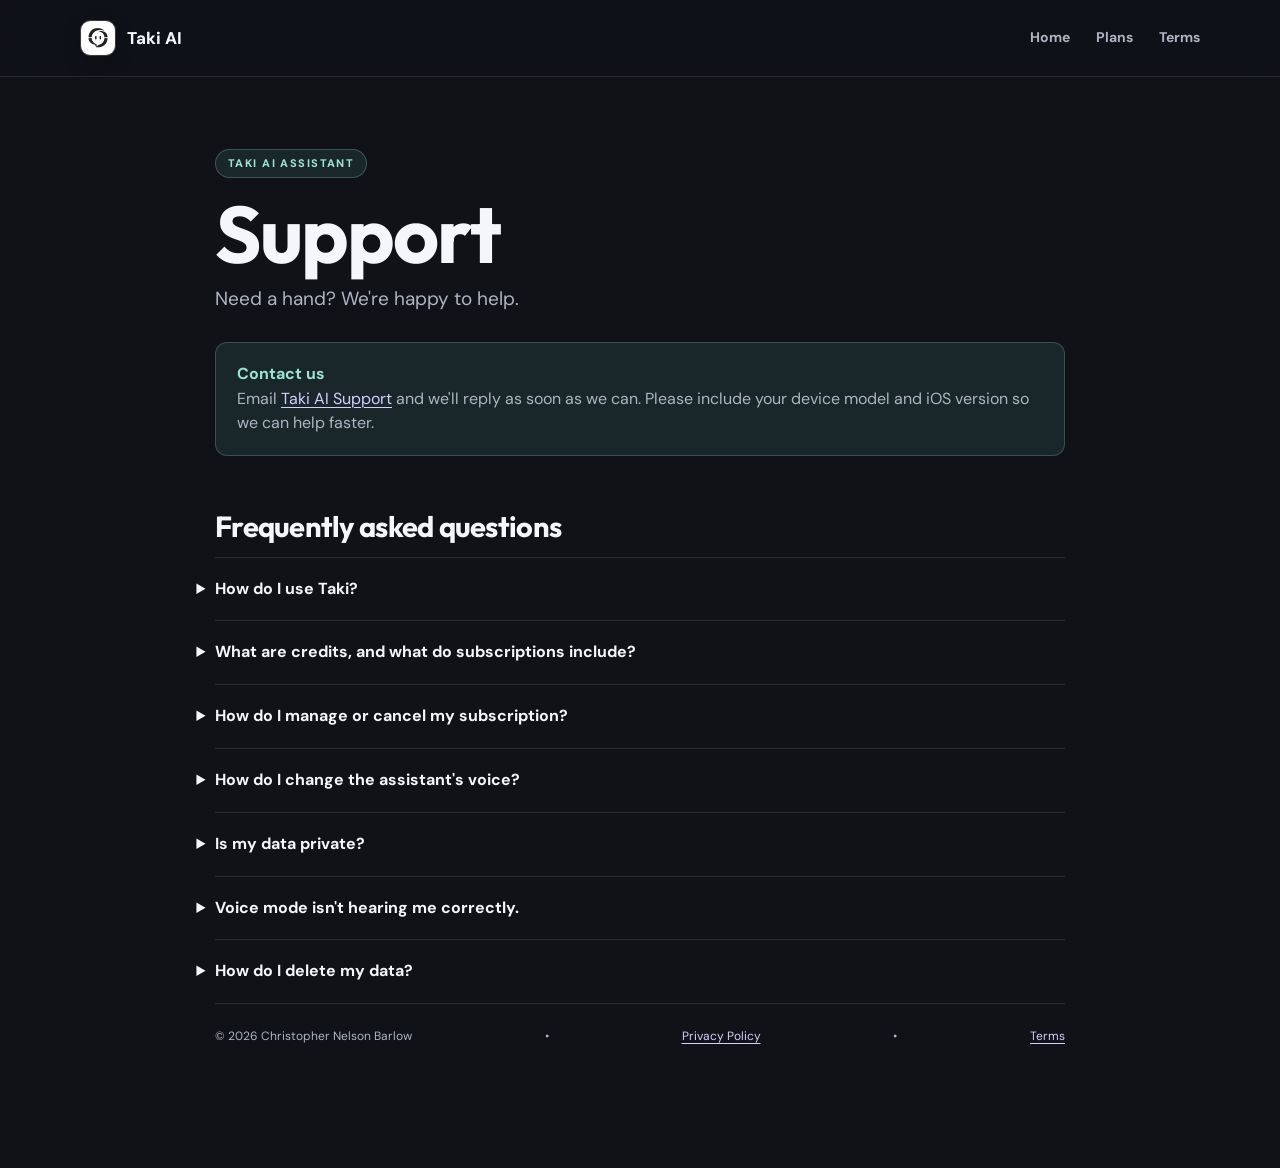
<file: support/index.html>
<!DOCTYPE html>
<html lang="en">
<head>
<meta charset="UTF-8" />
<meta name="viewport" content="width=device-width, initial-scale=1.0" />
<title>Support — Taki AI Assistant</title>
<link rel="icon" type="image/png" href="../assets/taki-icon.png" />
<link rel="stylesheet" href="../public.css?v=20260901" />
</head>
<body class="site-doc">
<div class="topbar">
  <div class="wrap">
    <header class="site-header">
      <a class="brand" href="../" aria-label="Taki AI home"><img class="brand-mark" src="../assets/taki-icon.png" alt="" /> Taki AI</a>
      <nav aria-label="Main navigation"><a href="../">Home</a><a href="../buy/">Plans</a><a href="../terms-of-service/">Terms</a></nav>
    </header>
  </div>
</div>
<div class="wrap">
  <span class="eyebrow">Taki AI Assistant</span>
  <h1>Support</h1>
  <p class="sub">Need a hand? We're happy to help.</p>

  <div class="contact">
    <strong>Contact us</strong>
    <p>Email <a href="mailto:support@takiai.app">Taki AI Support</a> and we'll reply as soon as we can. Please include your device model and iOS version so we can help faster.</p>
  </div>

  <h2>Frequently asked questions</h2>

  <details>
    <summary>How do I use Taki?</summary>
    <p>Just say or type what you want in plain language — &ldquo;remind me to call Mom at 6,&rdquo; &ldquo;what's the weather this weekend,&rdquo; or &ldquo;track my flight UA123.&rdquo; Tap the microphone for hands-free voice mode.</p>
  </details>

  <details>
    <summary>What are credits, and what do subscriptions include?</summary>
    <p>AI Credits pay the existing variable cost of each request. A voice request uses those normal AI Credits plus one Voice Credit. If no Voice Credits remain, voice stays available for the normal AI cost plus 40 AI Credits. Plus includes 4,000 AI Credits and 50 Voice Credits monthly. Premium includes 6,000 AI Credits and 300 Voice Credits monthly. Pro includes 12,000 AI Credits and 600 Voice Credits monthly. Taki checks the entire charge first, so a request never partially charges either balance.</p>
  </details>

  <details>
    <summary>How do I manage or cancel my subscription?</summary>
    <p>For an App Store subscription, open iOS <strong>Settings</strong> &rarr; tap your name &rarr; <strong>Subscriptions</strong> &rarr; Taki AI Assistant. For a plan purchased on takiai.app through Stripe, email <a href="mailto:support@takiai.app">Taki AI Support</a> from the purchase email and include your Account ID. Cancelling stops future renewals; access continues through the paid period.</p>
  </details>

  <details>
    <summary>How do I change the assistant's voice?</summary>
    <p>Start voice mode, tap <strong>Change Voice</strong> at the top, and swipe through the voices — each one previews aloud. Tap <strong>Select</strong> to keep one. You can also change it in Settings.</p>
  </details>

  <details>
    <summary>Is my data private?</summary>
    <p>Only information needed for a feature you request is processed. Taki does not upload your device libraries wholesale, use your data for advertising, or sell it. Specific content needed to answer a request may be sent securely to Taki's service providers. See our <a href="../privacy/">Privacy Policy</a> for details.</p>
  </details>

  <details>
    <summary>Voice mode isn't hearing me correctly.</summary>
    <p>Make sure Taki has microphone permission (iOS Settings &rarr; Taki AI Assistant &rarr; Microphone). In noisy places, pausing clearly when you finish speaking helps it know you're done.</p>
  </details>

  <details>
    <summary>How do I delete my data?</summary>
    <p>In Taki AI, open Settings, choose Data and privacy, then Delete account. Taki will ask for multiple confirmations and fresh Apple authentication before permanently deleting the account. You can also contact <a href="mailto:support@takiai.app">Taki AI Support</a> or revoke device permissions anytime in iOS Settings.</p>
  </details>

  <footer>&copy; 2026 Christopher Nelson Barlow <span class="dot">&bull;</span> <a href="../privacy/">Privacy Policy</a> <span class="dot">&bull;</span> <a href="../terms-of-service/">Terms</a></footer>
</div>
</body>
</html>
</file>
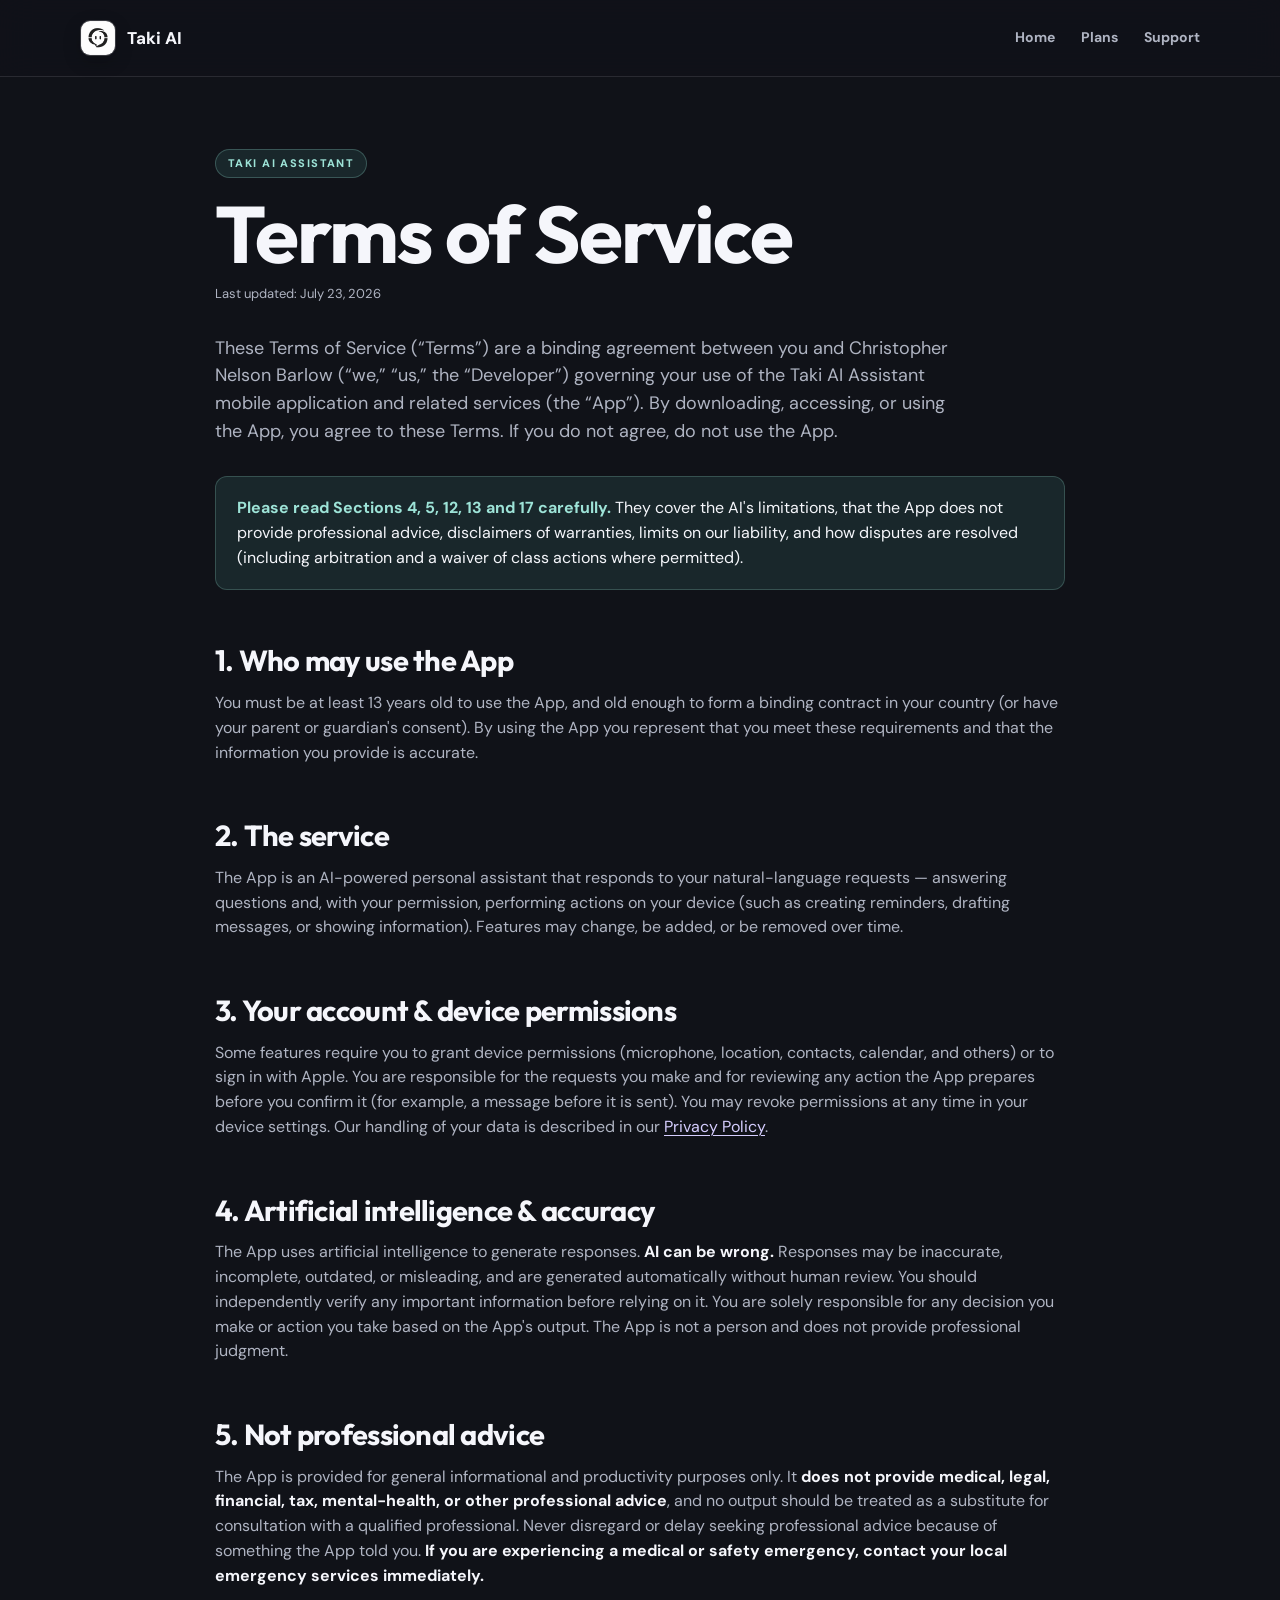
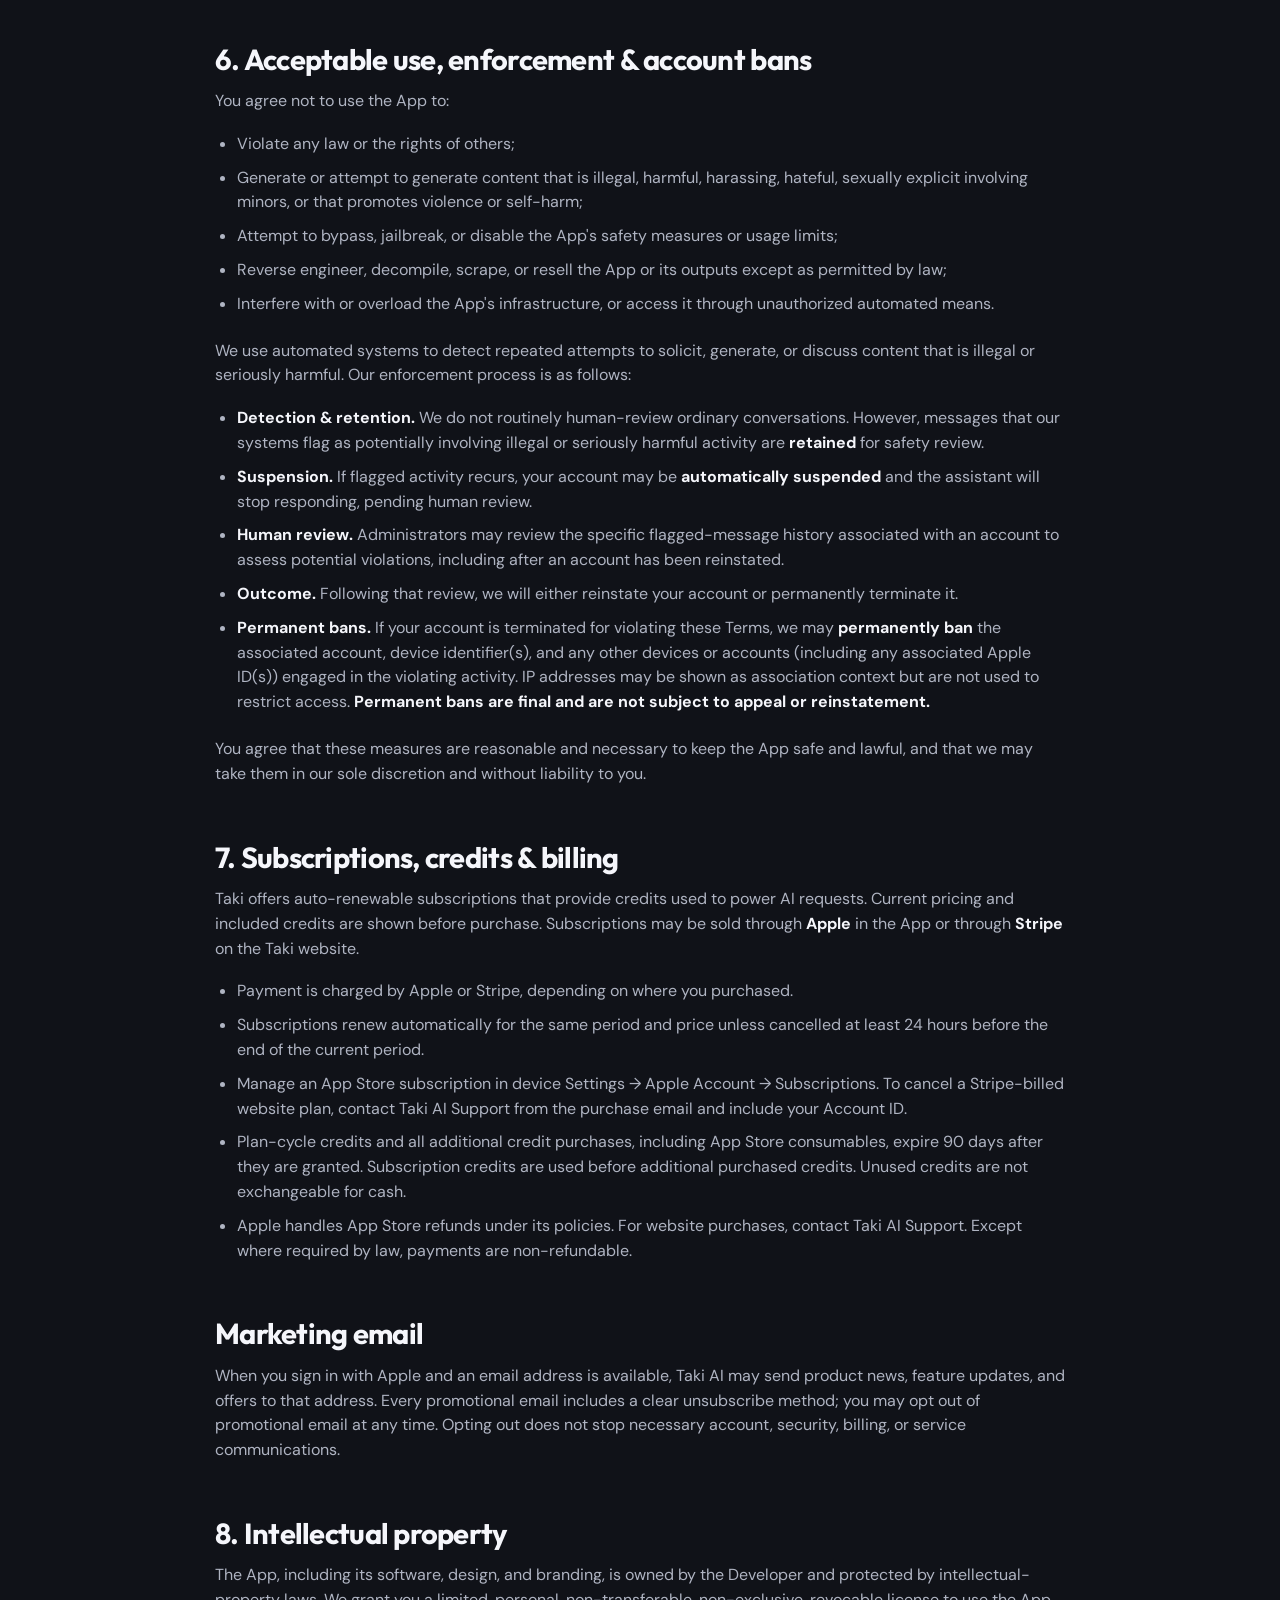
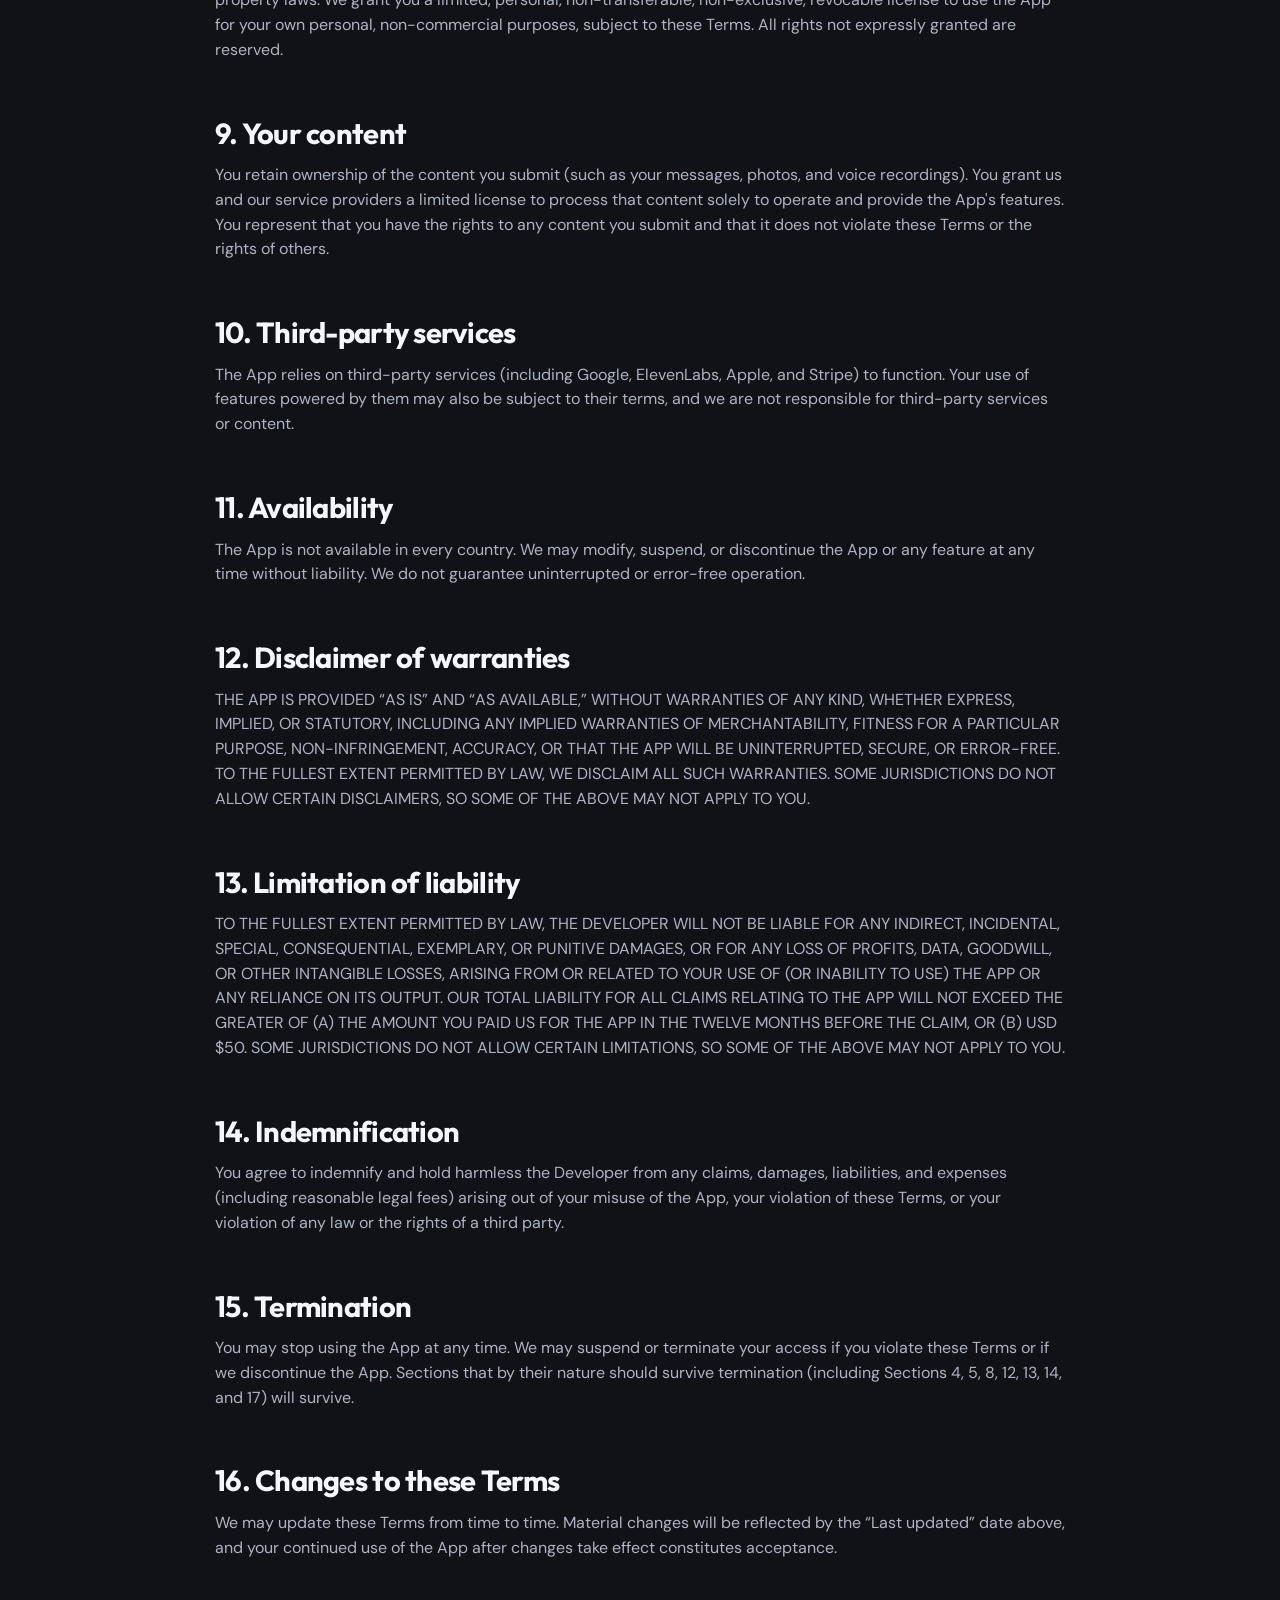
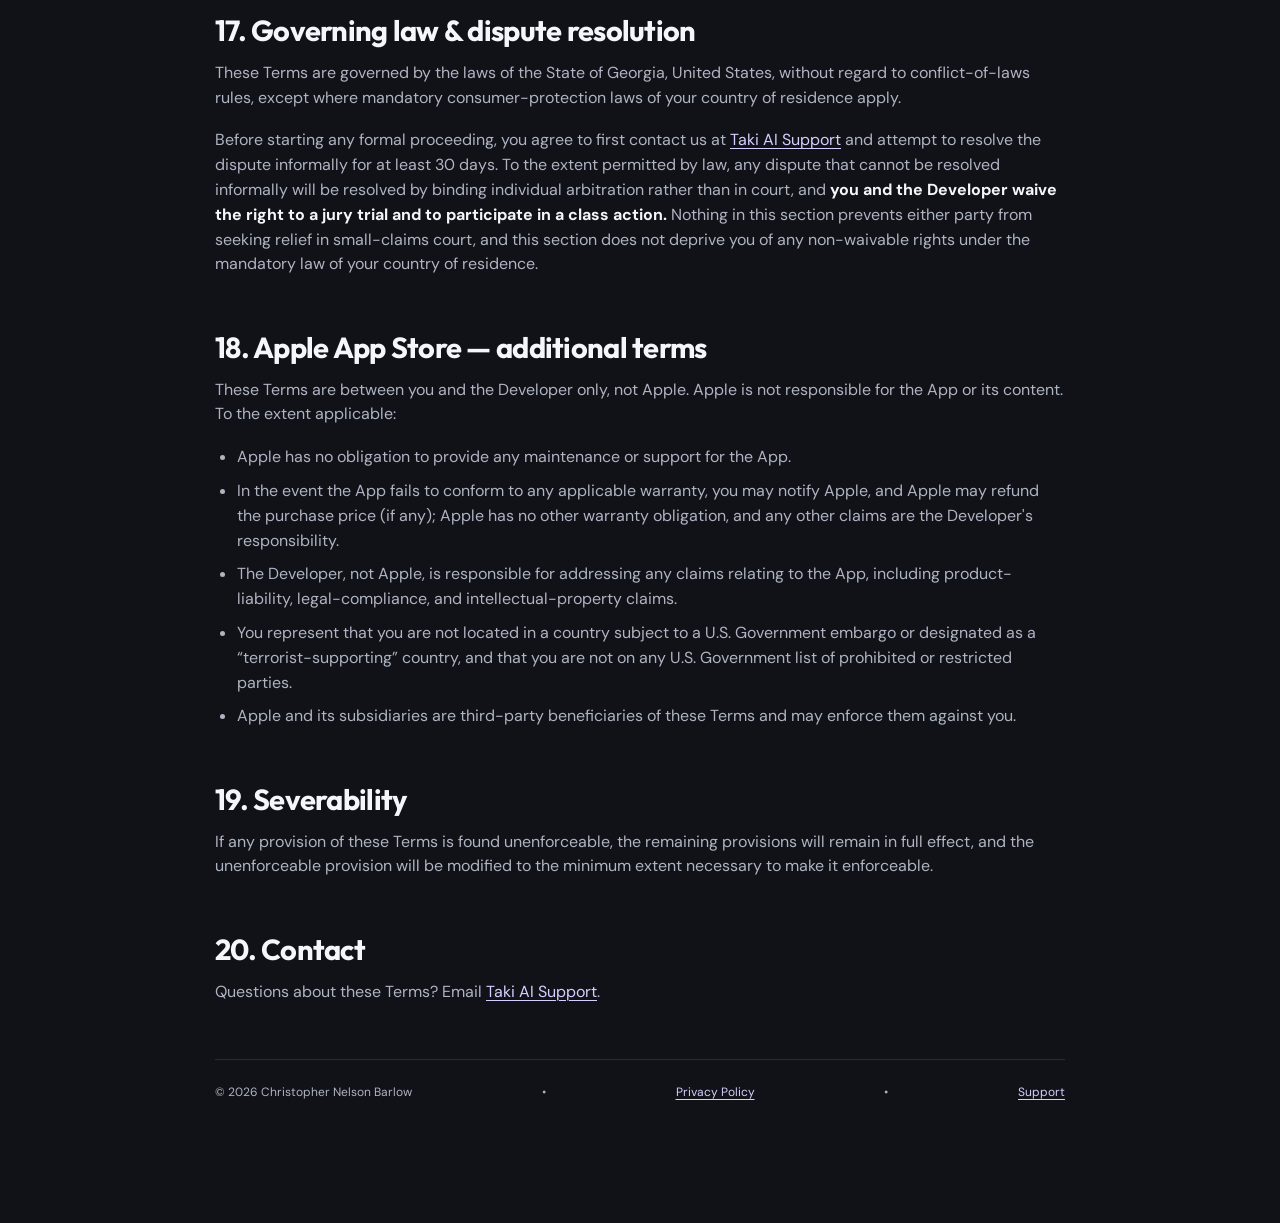
<file: terms-of-service/index.html>
<!DOCTYPE html>
<html lang="en">
<head>
<meta charset="UTF-8" />
<meta name="viewport" content="width=device-width, initial-scale=1.0" />
<title>Terms of Service — Taki AI Assistant</title>
<link rel="icon" type="image/png" href="../assets/taki-icon.png" />
<link rel="stylesheet" href="../public.css?v=20260901" />
</head>
<body class="site-doc">
<div class="topbar">
  <div class="wrap">
    <header class="site-header">
      <a class="brand" href="../" aria-label="Taki AI home"><img class="brand-mark" src="../assets/taki-icon.png" alt="" /> Taki AI</a>
      <nav aria-label="Main navigation"><a href="../">Home</a><a href="../buy/">Plans</a><a href="../support/">Support</a></nav>
    </header>
  </div>
</div>
<div class="wrap">
  <span class="eyebrow">Taki AI Assistant</span>
  <h1>Terms of Service</h1>
  <p class="updated">Last updated: July 23, 2026</p>

  <p class="lede">These Terms of Service (&ldquo;Terms&rdquo;) are a binding agreement between you and Christopher Nelson Barlow (&ldquo;we,&rdquo; &ldquo;us,&rdquo; the &ldquo;Developer&rdquo;) governing your use of the Taki AI Assistant mobile application and related services (the &ldquo;App&rdquo;). By downloading, accessing, or using the App, you agree to these Terms. If you do not agree, do not use the App.</p>

  <div class="note"><strong>Please read Sections 4, 5, 12, 13 and 17 carefully.</strong> They cover the AI's limitations, that the App does not provide professional advice, disclaimers of warranties, limits on our liability, and how disputes are resolved (including arbitration and a waiver of class actions where permitted).</div>

  <h2>1. Who may use the App</h2>
  <p>You must be at least 13 years old to use the App, and old enough to form a binding contract in your country (or have your parent or guardian's consent). By using the App you represent that you meet these requirements and that the information you provide is accurate.</p>

  <h2>2. The service</h2>
  <p>The App is an AI-powered personal assistant that responds to your natural-language requests — answering questions and, with your permission, performing actions on your device (such as creating reminders, drafting messages, or showing information). Features may change, be added, or be removed over time.</p>

  <h2>3. Your account &amp; device permissions</h2>
  <p>Some features require you to grant device permissions (microphone, location, contacts, calendar, and others) or to sign in with Apple. You are responsible for the requests you make and for reviewing any action the App prepares before you confirm it (for example, a message before it is sent). You may revoke permissions at any time in your device settings. Our handling of your data is described in our <a href="../privacy/">Privacy Policy</a>.</p>

  <h2>4. Artificial intelligence &amp; accuracy</h2>
  <p>The App uses artificial intelligence to generate responses. <strong>AI can be wrong.</strong> Responses may be inaccurate, incomplete, outdated, or misleading, and are generated automatically without human review. You should independently verify any important information before relying on it. You are solely responsible for any decision you make or action you take based on the App's output. The App is not a person and does not provide professional judgment.</p>

  <h2>5. Not professional advice</h2>
  <p>The App is provided for general informational and productivity purposes only. It <strong>does not provide medical, legal, financial, tax, mental-health, or other professional advice</strong>, and no output should be treated as a substitute for consultation with a qualified professional. Never disregard or delay seeking professional advice because of something the App told you. <strong>If you are experiencing a medical or safety emergency, contact your local emergency services immediately.</strong></p>

  <h2>6. Acceptable use, enforcement &amp; account bans</h2>
  <p>You agree not to use the App to:</p>
  <ul>
    <li>Violate any law or the rights of others;</li>
    <li>Generate or attempt to generate content that is illegal, harmful, harassing, hateful, sexually explicit involving minors, or that promotes violence or self-harm;</li>
    <li>Attempt to bypass, jailbreak, or disable the App's safety measures or usage limits;</li>
    <li>Reverse engineer, decompile, scrape, or resell the App or its outputs except as permitted by law;</li>
    <li>Interfere with or overload the App's infrastructure, or access it through unauthorized automated means.</li>
  </ul>
  <p>We use automated systems to detect repeated attempts to solicit, generate, or discuss content that is illegal or seriously harmful. Our enforcement process is as follows:</p>
  <ul>
    <li><strong>Detection &amp; retention.</strong> We do not routinely human-review ordinary conversations. However, messages that our systems flag as potentially involving illegal or seriously harmful activity are <strong>retained</strong> for safety review.</li>
    <li><strong>Suspension.</strong> If flagged activity recurs, your account may be <strong>automatically suspended</strong> and the assistant will stop responding, pending human review.</li>
    <li><strong>Human review.</strong> Administrators may review the specific flagged-message history associated with an account to assess potential violations, including after an account has been reinstated.</li>
    <li><strong>Outcome.</strong> Following that review, we will either reinstate your account or permanently terminate it.</li>
    <li><strong>Permanent bans.</strong> If your account is terminated for violating these Terms, we may <strong>permanently ban</strong> the associated account, device identifier(s), and any other devices or accounts (including any associated Apple ID(s)) engaged in the violating activity. IP addresses may be shown as association context but are not used to restrict access. <strong>Permanent bans are final and are not subject to appeal or reinstatement.</strong></li>
  </ul>
  <p>You agree that these measures are reasonable and necessary to keep the App safe and lawful, and that we may take them in our sole discretion and without liability to you.</p>

  <h2>7. Subscriptions, credits &amp; billing</h2>
  <p>Taki offers auto-renewable subscriptions that provide credits used to power AI requests. Current pricing and included credits are shown before purchase. Subscriptions may be sold through <strong>Apple</strong> in the App or through <strong>Stripe</strong> on the Taki website.</p>
  <ul>
    <li>Payment is charged by Apple or Stripe, depending on where you purchased.</li>
    <li>Subscriptions renew automatically for the same period and price unless cancelled at least 24 hours before the end of the current period.</li>
    <li>Manage an App Store subscription in device Settings &rarr; Apple Account &rarr; Subscriptions. To cancel a Stripe-billed website plan, contact Taki AI Support from the purchase email and include your Account ID.</li>
    <li>Plan-cycle credits and all additional credit purchases, including App Store consumables, expire 90 days after they are granted. Subscription credits are used before additional purchased credits. Unused credits are not exchangeable for cash.</li>
    <li>Apple handles App Store refunds under its policies. For website purchases, contact Taki AI Support. Except where required by law, payments are non-refundable.</li>
  </ul>

  <h2>Marketing email</h2>
  <p>When you sign in with Apple and an email address is available, Taki AI may send product news, feature updates, and offers to that address. Every promotional email includes a clear unsubscribe method; you may opt out of promotional email at any time. Opting out does not stop necessary account, security, billing, or service communications.</p>

  <h2>8. Intellectual property</h2>
  <p>The App, including its software, design, and branding, is owned by the Developer and protected by intellectual-property laws. We grant you a limited, personal, non-transferable, non-exclusive, revocable license to use the App for your own personal, non-commercial purposes, subject to these Terms. All rights not expressly granted are reserved.</p>

  <h2>9. Your content</h2>
  <p>You retain ownership of the content you submit (such as your messages, photos, and voice recordings). You grant us and our service providers a limited license to process that content solely to operate and provide the App's features. You represent that you have the rights to any content you submit and that it does not violate these Terms or the rights of others.</p>

  <h2>10. Third-party services</h2>
  <p>The App relies on third-party services (including Google, ElevenLabs, Apple, and Stripe) to function. Your use of features powered by them may also be subject to their terms, and we are not responsible for third-party services or content.</p>

  <h2>11. Availability</h2>
  <p>The App is not available in every country. We may modify, suspend, or discontinue the App or any feature at any time without liability. We do not guarantee uninterrupted or error-free operation.</p>

  <h2>12. Disclaimer of warranties</h2>
  <p class="caps">THE APP IS PROVIDED &ldquo;AS IS&rdquo; AND &ldquo;AS AVAILABLE,&rdquo; WITHOUT WARRANTIES OF ANY KIND, WHETHER EXPRESS, IMPLIED, OR STATUTORY, INCLUDING ANY IMPLIED WARRANTIES OF MERCHANTABILITY, FITNESS FOR A PARTICULAR PURPOSE, NON-INFRINGEMENT, ACCURACY, OR THAT THE APP WILL BE UNINTERRUPTED, SECURE, OR ERROR-FREE. TO THE FULLEST EXTENT PERMITTED BY LAW, WE DISCLAIM ALL SUCH WARRANTIES. SOME JURISDICTIONS DO NOT ALLOW CERTAIN DISCLAIMERS, SO SOME OF THE ABOVE MAY NOT APPLY TO YOU.</p>

  <h2>13. Limitation of liability</h2>
  <p class="caps">TO THE FULLEST EXTENT PERMITTED BY LAW, THE DEVELOPER WILL NOT BE LIABLE FOR ANY INDIRECT, INCIDENTAL, SPECIAL, CONSEQUENTIAL, EXEMPLARY, OR PUNITIVE DAMAGES, OR FOR ANY LOSS OF PROFITS, DATA, GOODWILL, OR OTHER INTANGIBLE LOSSES, ARISING FROM OR RELATED TO YOUR USE OF (OR INABILITY TO USE) THE APP OR ANY RELIANCE ON ITS OUTPUT. OUR TOTAL LIABILITY FOR ALL CLAIMS RELATING TO THE APP WILL NOT EXCEED THE GREATER OF (A) THE AMOUNT YOU PAID US FOR THE APP IN THE TWELVE MONTHS BEFORE THE CLAIM, OR (B) USD $50. SOME JURISDICTIONS DO NOT ALLOW CERTAIN LIMITATIONS, SO SOME OF THE ABOVE MAY NOT APPLY TO YOU.</p>

  <h2>14. Indemnification</h2>
  <p>You agree to indemnify and hold harmless the Developer from any claims, damages, liabilities, and expenses (including reasonable legal fees) arising out of your misuse of the App, your violation of these Terms, or your violation of any law or the rights of a third party.</p>

  <h2>15. Termination</h2>
  <p>You may stop using the App at any time. We may suspend or terminate your access if you violate these Terms or if we discontinue the App. Sections that by their nature should survive termination (including Sections 4, 5, 8, 12, 13, 14, and 17) will survive.</p>

  <h2>16. Changes to these Terms</h2>
  <p>We may update these Terms from time to time. Material changes will be reflected by the &ldquo;Last updated&rdquo; date above, and your continued use of the App after changes take effect constitutes acceptance.</p>

  <h2>17. Governing law &amp; dispute resolution</h2>
  <p>These Terms are governed by the laws of the State of Georgia, United States, without regard to conflict-of-laws rules, except where mandatory consumer-protection laws of your country of residence apply.</p>
  <p>Before starting any formal proceeding, you agree to first contact us at <a href="mailto:support@takiai.app">Taki AI Support</a> and attempt to resolve the dispute informally for at least 30 days. To the extent permitted by law, any dispute that cannot be resolved informally will be resolved by binding individual arbitration rather than in court, and <strong>you and the Developer waive the right to a jury trial and to participate in a class action.</strong> Nothing in this section prevents either party from seeking relief in small-claims court, and this section does not deprive you of any non-waivable rights under the mandatory law of your country of residence.</p>

  <h2>18. Apple App Store — additional terms</h2>
  <p>These Terms are between you and the Developer only, not Apple. Apple is not responsible for the App or its content. To the extent applicable:</p>
  <ul>
    <li>Apple has no obligation to provide any maintenance or support for the App.</li>
    <li>In the event the App fails to conform to any applicable warranty, you may notify Apple, and Apple may refund the purchase price (if any); Apple has no other warranty obligation, and any other claims are the Developer's responsibility.</li>
    <li>The Developer, not Apple, is responsible for addressing any claims relating to the App, including product-liability, legal-compliance, and intellectual-property claims.</li>
    <li>You represent that you are not located in a country subject to a U.S. Government embargo or designated as a &ldquo;terrorist-supporting&rdquo; country, and that you are not on any U.S. Government list of prohibited or restricted parties.</li>
    <li>Apple and its subsidiaries are third-party beneficiaries of these Terms and may enforce them against you.</li>
  </ul>

  <h2>19. Severability</h2>
  <p>If any provision of these Terms is found unenforceable, the remaining provisions will remain in full effect, and the unenforceable provision will be modified to the minimum extent necessary to make it enforceable.</p>

  <h2>20. Contact</h2>
  <p>Questions about these Terms? Email <a href="mailto:support@takiai.app">Taki AI Support</a>.</p>

  <hr />
  <footer>&copy; 2026 Christopher Nelson Barlow <span class="dot">&bull;</span> <a href="../privacy/">Privacy Policy</a> <span class="dot">&bull;</span> <a href="../support/">Support</a></footer>
</div>
</body>
</html>
</file>
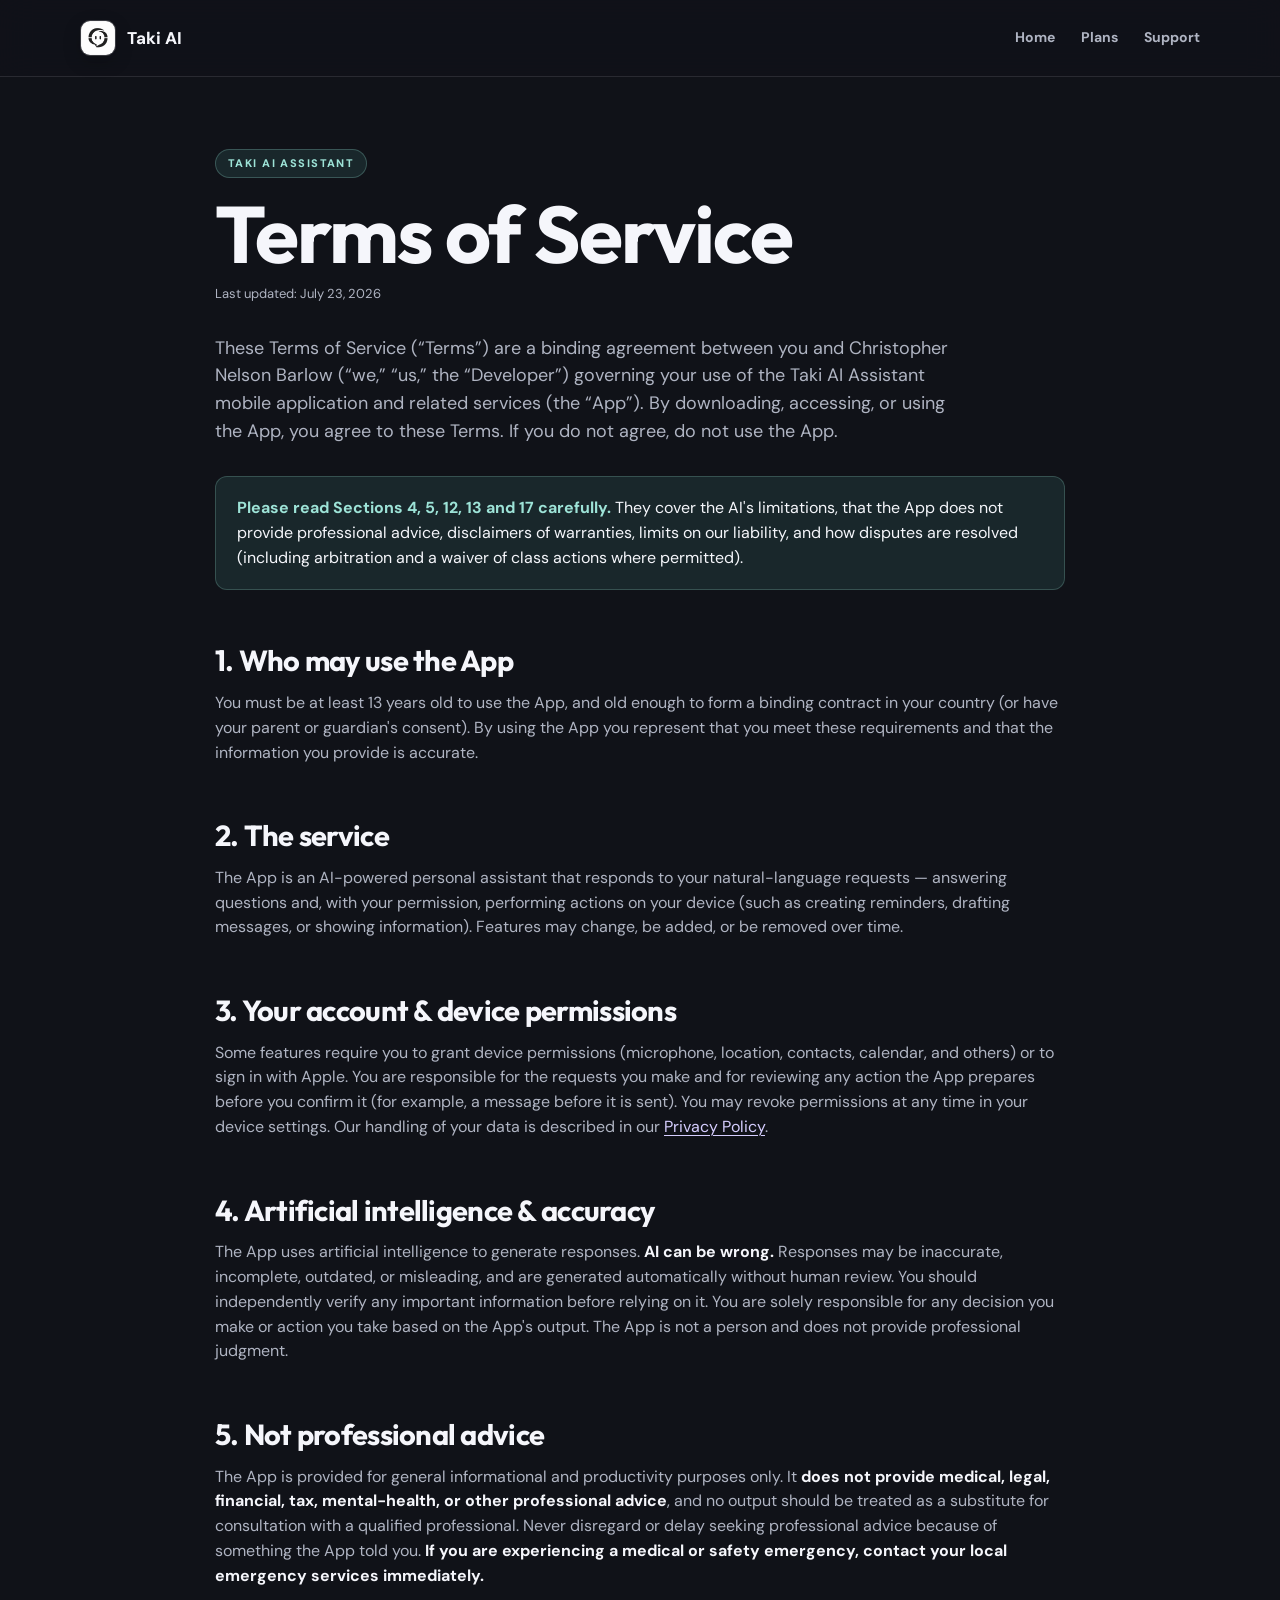
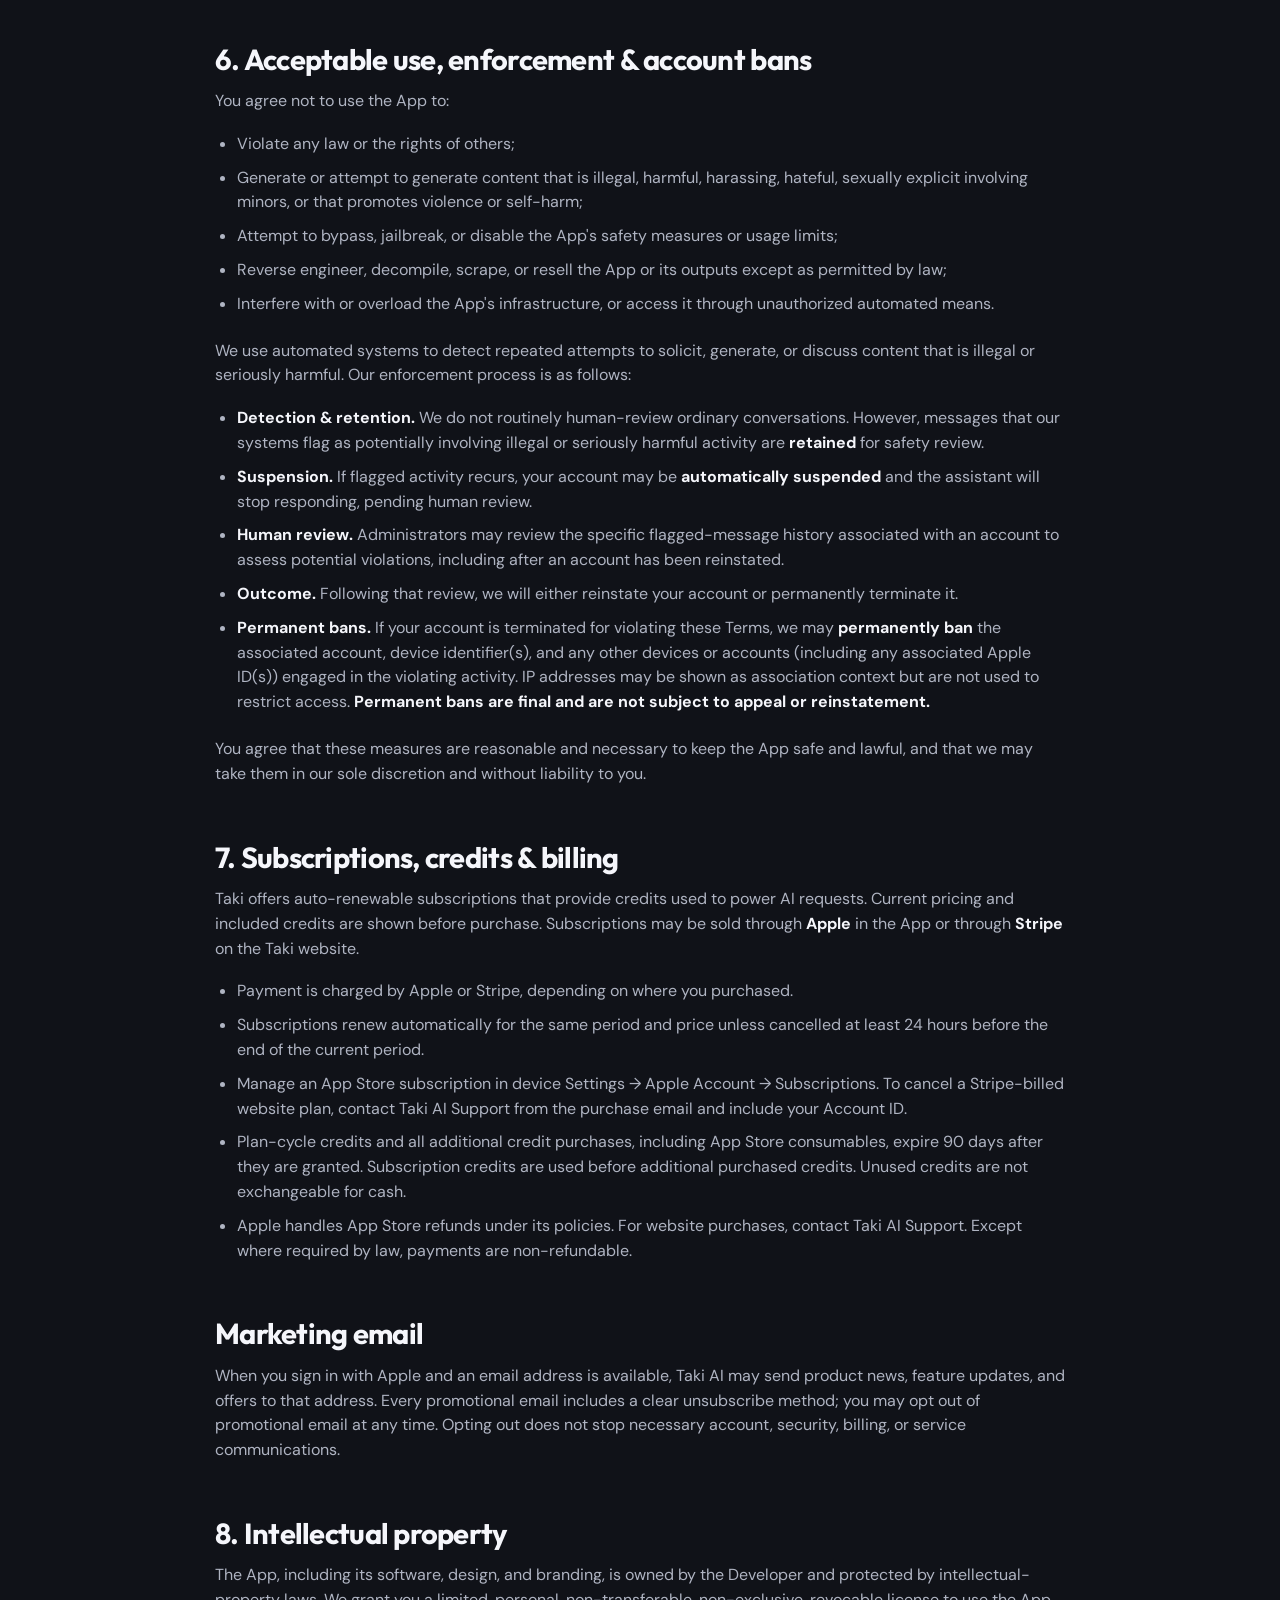
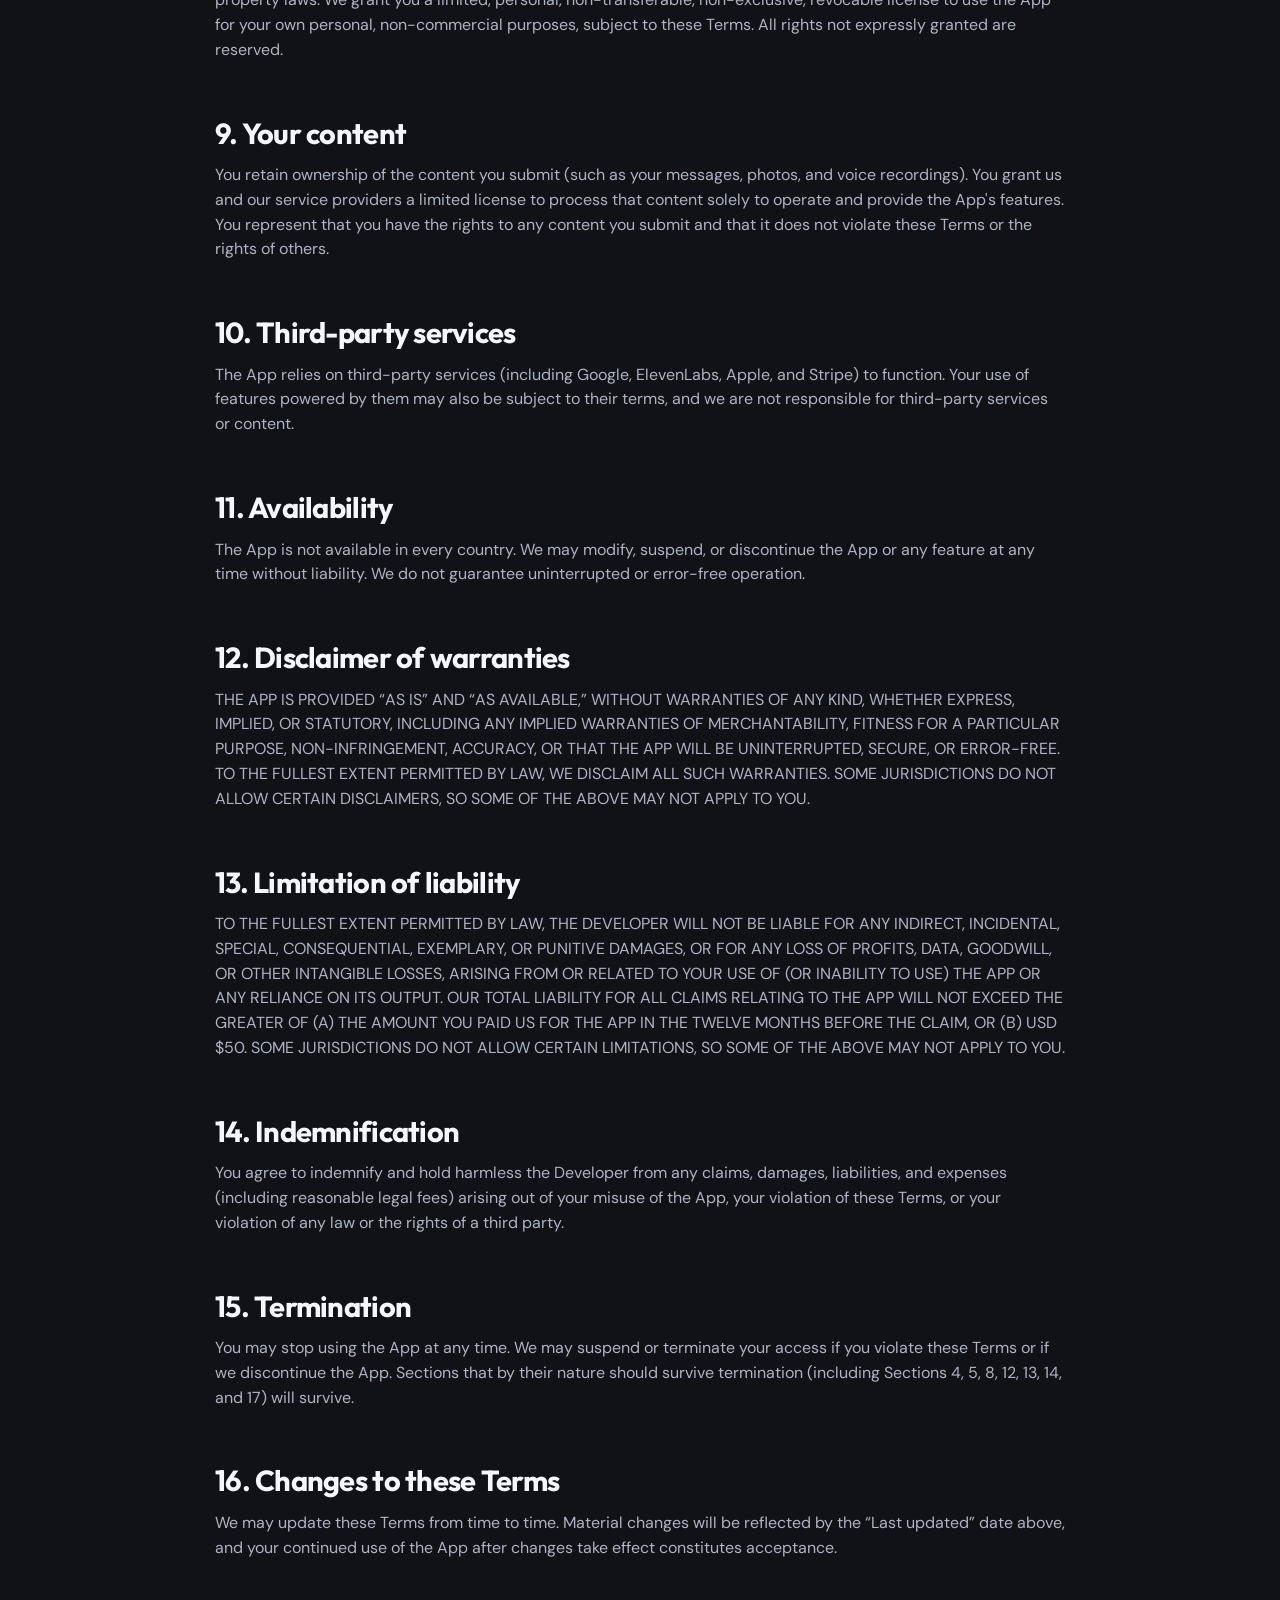
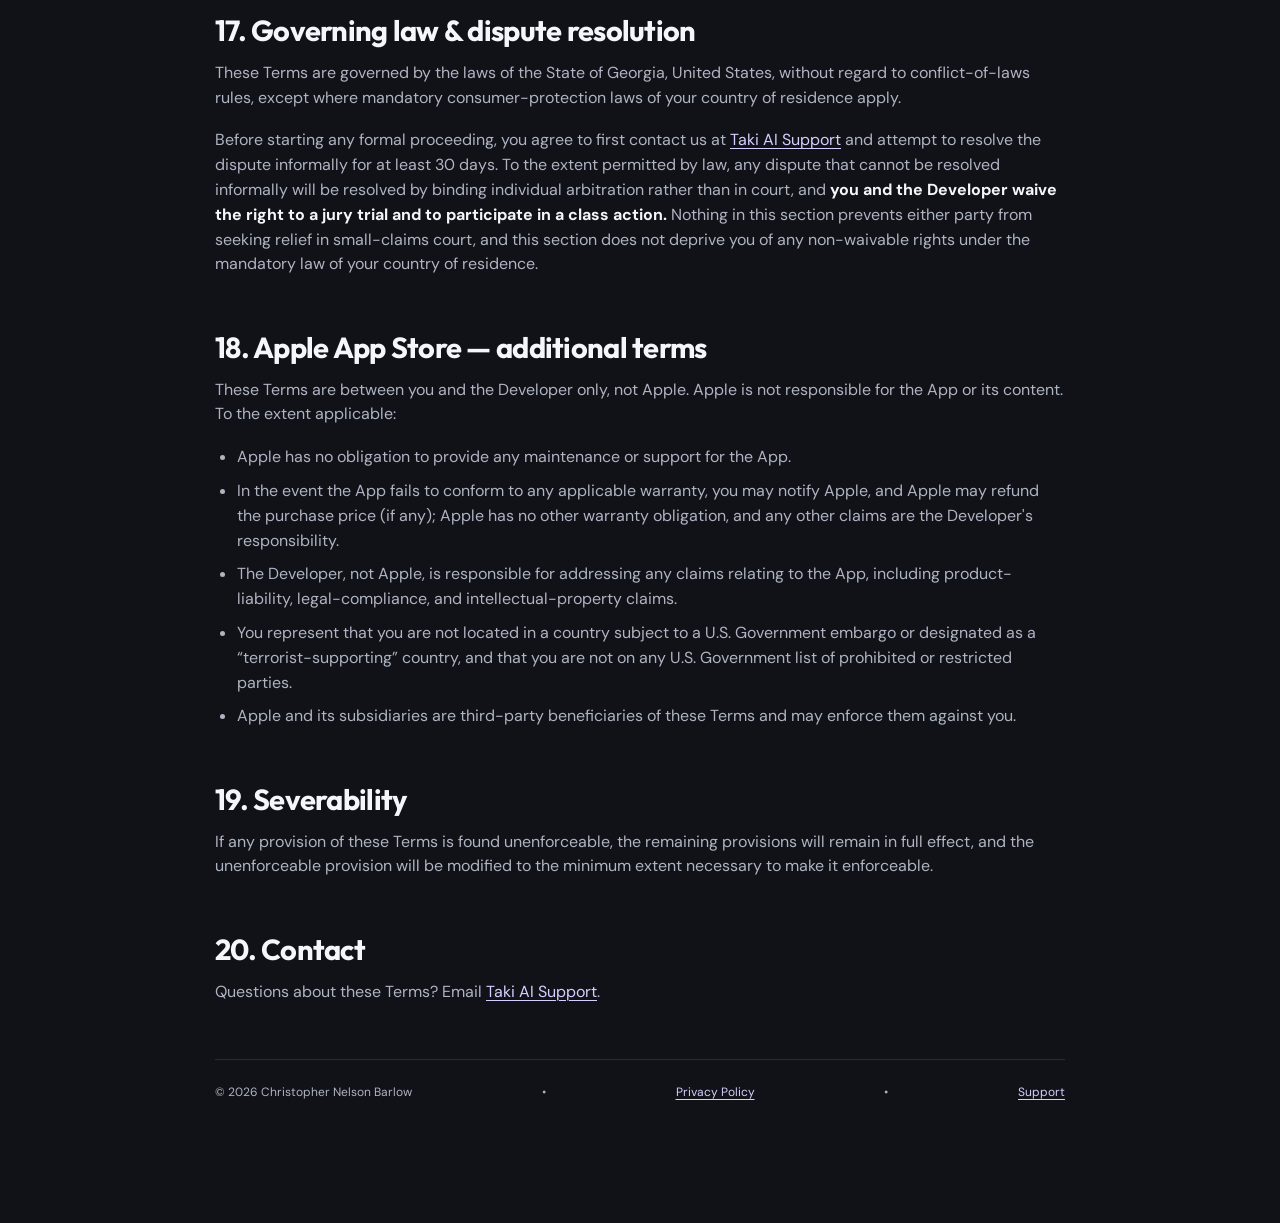
<file: terms/index.html>
<!DOCTYPE html>
<html lang="en">
<head>
<meta charset="UTF-8" />
<meta name="viewport" content="width=device-width, initial-scale=1.0" />
<meta http-equiv="refresh" content="0; url=../terms-of-service/" />
<link rel="canonical" href="https://takiai.app/terms-of-service/" />
<title>Terms of Service — Taki AI Assistant</title>
</head>
<body>
<p>This page has moved. <a href="../terms-of-service/">Read the Taki AI Terms of Service</a>.</p>
<script>window.location.replace("../terms-of-service/");</script>
</body>
</html>
</file>
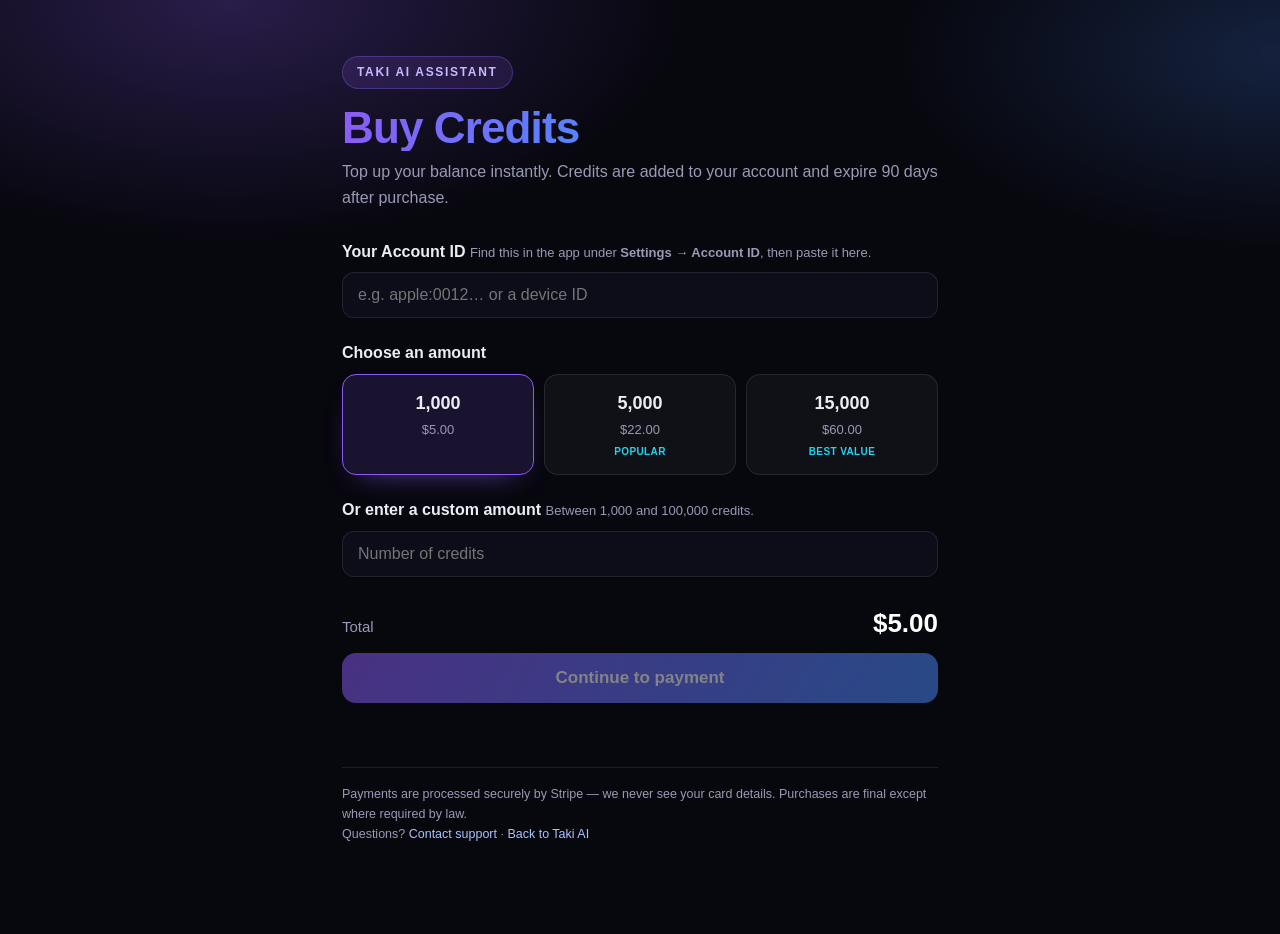
<file: buy.html>
<!DOCTYPE html>
<html lang="en">
<head>
<meta charset="UTF-8" />
<meta name="viewport" content="width=device-width, initial-scale=1.0" />
<title>Buy Credits — Taki AI Assistant</title>
<style>
  :root{
    --bg:#07070e; --bg2:#0d0d1a; --ink:#ececf6; --muted:#9a9ab6;
    --line:rgba(255,255,255,.09); --card:rgba(255,255,255,.04);
    --p1:#8b5cf6; --p2:#4b8cff; --p3:#ff5ca8; --p4:#22d3ee; --ok:#34d399; --err:#ff6b6b;
  }
  *{box-sizing:border-box}
  body{margin:0;color:var(--ink);background:var(--bg);
    font:16px/1.6 -apple-system,BlinkMacSystemFont,"Segoe UI",Roboto,Helvetica,Arial,sans-serif;-webkit-font-smoothing:antialiased}
  body::before{content:"";position:fixed;inset:0;z-index:-1;
    background:radial-gradient(60% 45% at 18% 0%, rgba(139,92,246,.26), transparent 60%),
      radial-gradient(55% 40% at 100% 6%, rgba(75,140,255,.2), transparent 55%), var(--bg)}
  .wrap{max-width:640px;margin:0 auto;padding:56px 22px 90px}
  .eyebrow{display:inline-block;font-size:12px;font-weight:700;letter-spacing:.14em;text-transform:uppercase;
    color:#cbb8ff;background:rgba(139,92,246,.14);border:1px solid rgba(139,92,246,.35);padding:6px 14px;border-radius:999px;margin-bottom:16px}
  h1{font-size:clamp(30px,6vw,44px);line-height:1.05;margin:0 0 8px;letter-spacing:-.02em;font-weight:850;
    background:linear-gradient(100deg,var(--p1),var(--p2) 50%,var(--p4));-webkit-background-clip:text;background-clip:text;color:transparent}
  .sub{color:var(--muted);margin:0 0 28px}
  label{display:block;font-weight:600;margin:22px 0 8px}
  .hint{color:var(--muted);font-size:13px;font-weight:400;margin-top:4px}
  input{width:100%;padding:13px 15px;border-radius:12px;border:1px solid var(--line);background:var(--bg2);color:var(--ink);font-size:16px}
  input:focus{outline:none;border-color:var(--p1)}
  .packs{display:grid;grid-template-columns:repeat(3,1fr);gap:10px;margin-top:8px}
  .pack{border:1px solid var(--line);background:var(--card);border-radius:14px;padding:14px 10px;text-align:center;cursor:pointer;transition:.15s}
  .pack:hover{border-color:var(--p2)}
  .pack.on{border-color:var(--p1);background:rgba(139,92,246,.14);box-shadow:0 12px 30px -18px rgba(139,92,246,.8)}
  .pack .c{font-weight:800;font-size:18px}
  .pack .p{color:var(--muted);font-size:13px;margin-top:2px}
  .pack .tag{font-size:10px;color:var(--p4);font-weight:700;text-transform:uppercase;letter-spacing:.04em;margin-top:4px}
  .total{display:flex;justify-content:space-between;align-items:baseline;margin:26px 0 8px;font-size:15px;color:var(--muted)}
  .total b{color:#fff;font-size:26px;font-weight:850}
  button.buy{width:100%;padding:15px;border-radius:14px;border:none;background:linear-gradient(120deg,var(--p1),var(--p2));
    color:#fff;font-size:17px;font-weight:700;cursor:pointer;box-shadow:0 16px 44px -18px rgba(75,140,255,.85)}
  button.buy:disabled{opacity:.5;cursor:default;box-shadow:none}
  button.buy:active{transform:scale(.99)}
  .msg{margin:16px 0 0;font-size:14px;min-height:18px}
  .msg.err{color:var(--err)} .msg.ok{color:var(--ok)}
  .banner{border-radius:14px;padding:14px 16px;margin:0 0 22px;font-size:14.5px}
  .banner.ok{background:rgba(52,211,153,.12);border:1px solid rgba(52,211,153,.4);color:#a6f0d5}
  .banner.warn{background:rgba(255,107,107,.1);border:1px solid rgba(255,107,107,.35);color:#ffb3b3}
  .foot{color:var(--muted);font-size:12.5px;margin-top:30px;border-top:1px solid var(--line);padding-top:16px}
  a{color:#a9c4ff;text-decoration:none} a:hover{color:#fff}
</style>
</head>
<body>
<div class="wrap">
  <span class="eyebrow">Taki AI Assistant</span>
  <h1>Buy Credits</h1>
  <p class="sub">Top up your balance instantly. Credits are added to your account and expire 90 days after purchase.</p>

  <div id="banner"></div>

  <div id="form">
    <label>Your Account ID
      <span class="hint">Find this in the app under <b>Settings → Account ID</b>, then paste it here.</span>
    </label>
    <input id="identity" type="text" placeholder="e.g. apple:0012… or a device ID" autocomplete="off" spellcheck="false" />

    <label>Choose an amount</label>
    <div class="packs" id="packs"></div>

    <label>Or enter a custom amount
      <span class="hint" id="rangeHint"></span>
    </label>
    <input id="custom" type="number" inputmode="numeric" placeholder="Number of credits" />

    <div class="total"><span>Total</span><b id="total">—</b></div>
    <button class="buy" id="buy" disabled>Continue to payment</button>
    <div class="msg" id="msg"></div>
  </div>

  <div class="foot">
    Payments are processed securely by Stripe — we never see your card details. Purchases are final except where required by law.
    <br />Questions? <a href="/support">Contact support</a> · <a href="/">Back to Taki AI</a>
  </div>
</div>

<script>
  const API = "https://takiaiserver.onrender.com";
  const $ = (id) => document.getElementById(id);
  let MIN = 1000, MAX = 100000, selected = 0;

  // Mirror the server's pricing (server is authoritative on charge).
  function priceUsd(c){
    if(!(c>=MIN && c<=MAX)) return null;
    const per = c>=15000?0.004 : c>=5000?0.0044 : 0.005;
    return c*per;
  }
  const fmt = (n)=>n.toLocaleString();
  const usd = (n)=>"$"+n.toFixed(2);

  const PRESETS = [1000,5000,15000];
  function renderPacks(){
    $("packs").innerHTML = PRESETS.map(c=>{
      const p = priceUsd(c);
      const tag = c>=15000?"Best value":c>=5000?"Popular":"";
      return `<div class="pack" data-c="${c}"><div class="c">${fmt(c)}</div><div class="p">${usd(p)}</div>${tag?`<div class="tag">${tag}</div>`:""}</div>`;
    }).join("");
    $("packs").querySelectorAll(".pack").forEach(el=>el.onclick=()=>{ $("custom").value=""; select(+el.dataset.c); });
  }
  function select(c){
    selected = c;
    $("packs").querySelectorAll(".pack").forEach(el=>el.classList.toggle("on", +el.dataset.c===c && !$("custom").value));
    const p = priceUsd(c);
    $("total").textContent = p!=null ? usd(p) : "—";
    $("buy").disabled = !(p!=null && $("identity").value.trim());
  }
  $("custom").addEventListener("input", ()=>{
    const c = Math.floor(+$("custom").value);
    $("packs").querySelectorAll(".pack").forEach(el=>el.classList.remove("on"));
    if(c) select(c); else select(0);
  });
  $("identity").addEventListener("input", ()=>select(selected));

  $("buy").onclick = async ()=>{
    const identity = $("identity").value.trim();
    const credits = selected;
    if(!identity || !priceUsd(credits)) return;
    $("buy").disabled = true; setMsg("Starting secure checkout…");
    try{
      const r = await fetch(API+"/api/credits/checkout",{method:"POST",headers:{"Content-Type":"application/json"},body:JSON.stringify({identity,credits})});
      const d = await r.json();
      if(d.url){ window.location.href = d.url; return; }
      setMsg(d.error||"Could not start checkout.","err"); $("buy").disabled=false;
    }catch(e){ setMsg("Network error — please try again.","err"); $("buy").disabled=false; }
  };
  function setMsg(t,k){ $("msg").textContent=t||""; $("msg").className="msg"+(k?" "+k:""); }

  // Status banner after returning from Stripe.
  const status = new URLSearchParams(location.search).get("status");
  if(status==="success") $("banner").innerHTML = '<div class="banner ok">✅ Payment received! Your credits have been added — reopen the app to see your new balance.</div>';
  else if(status==="canceled") $("banner").innerHTML = '<div class="banner warn">Checkout canceled — no charge was made.</div>';

  // Load config (min/max + whether top-ups are live).
  (async ()=>{
    try{
      const c = await (await fetch(API+"/api/credits/topup-config")).json();
      if(c && typeof c.min==="number"){ MIN=c.min; MAX=c.max; }
      $("rangeHint").textContent = `Between ${fmt(MIN)} and ${fmt(MAX)} credits.`;
      if(c && c.enabled===false){
        $("form").style.display="none";
        $("banner").innerHTML = '<div class="banner warn">Credit top-ups aren’t available just yet — check back soon.</div>';
      }
    }catch(e){ $("rangeHint").textContent = `Between ${fmt(MIN)} and ${fmt(MAX)} credits.`; }
    renderPacks(); select(PRESETS[0]);
  })();
</script>
</body>
</html>
</file>
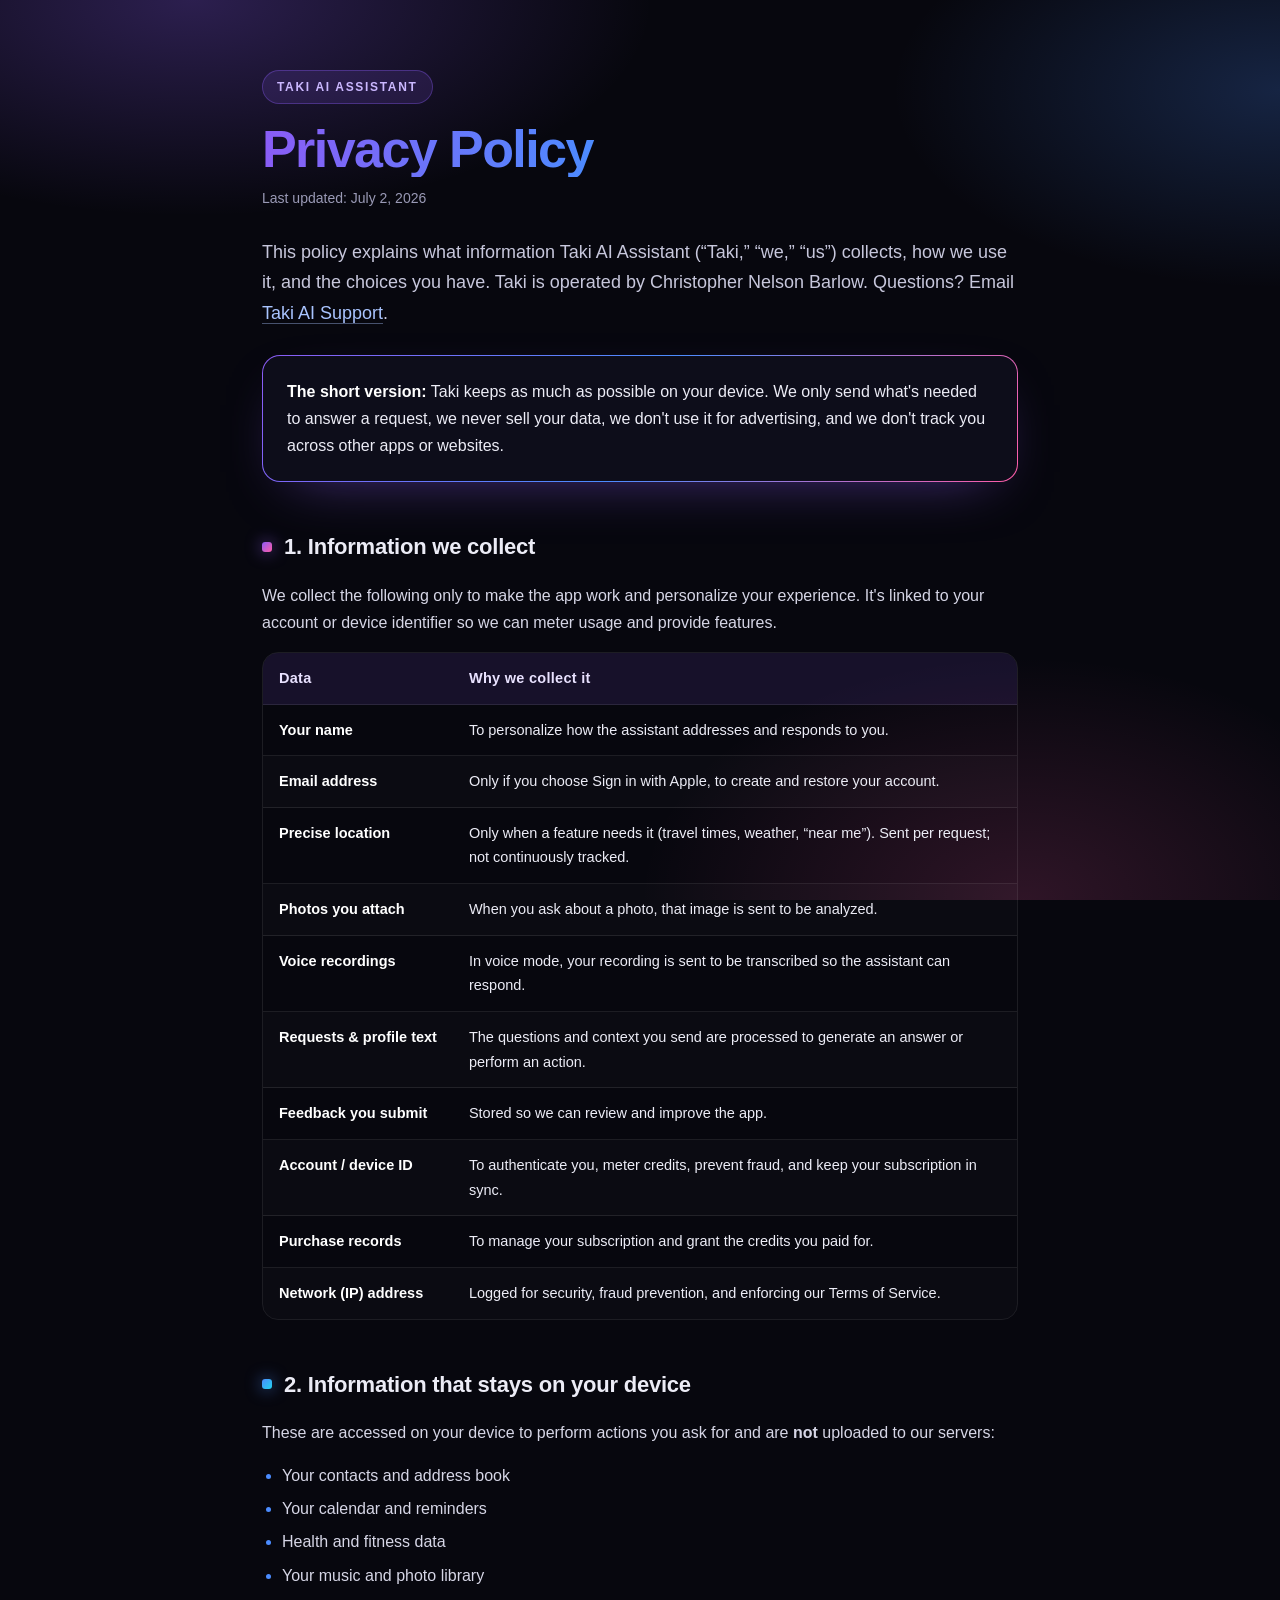
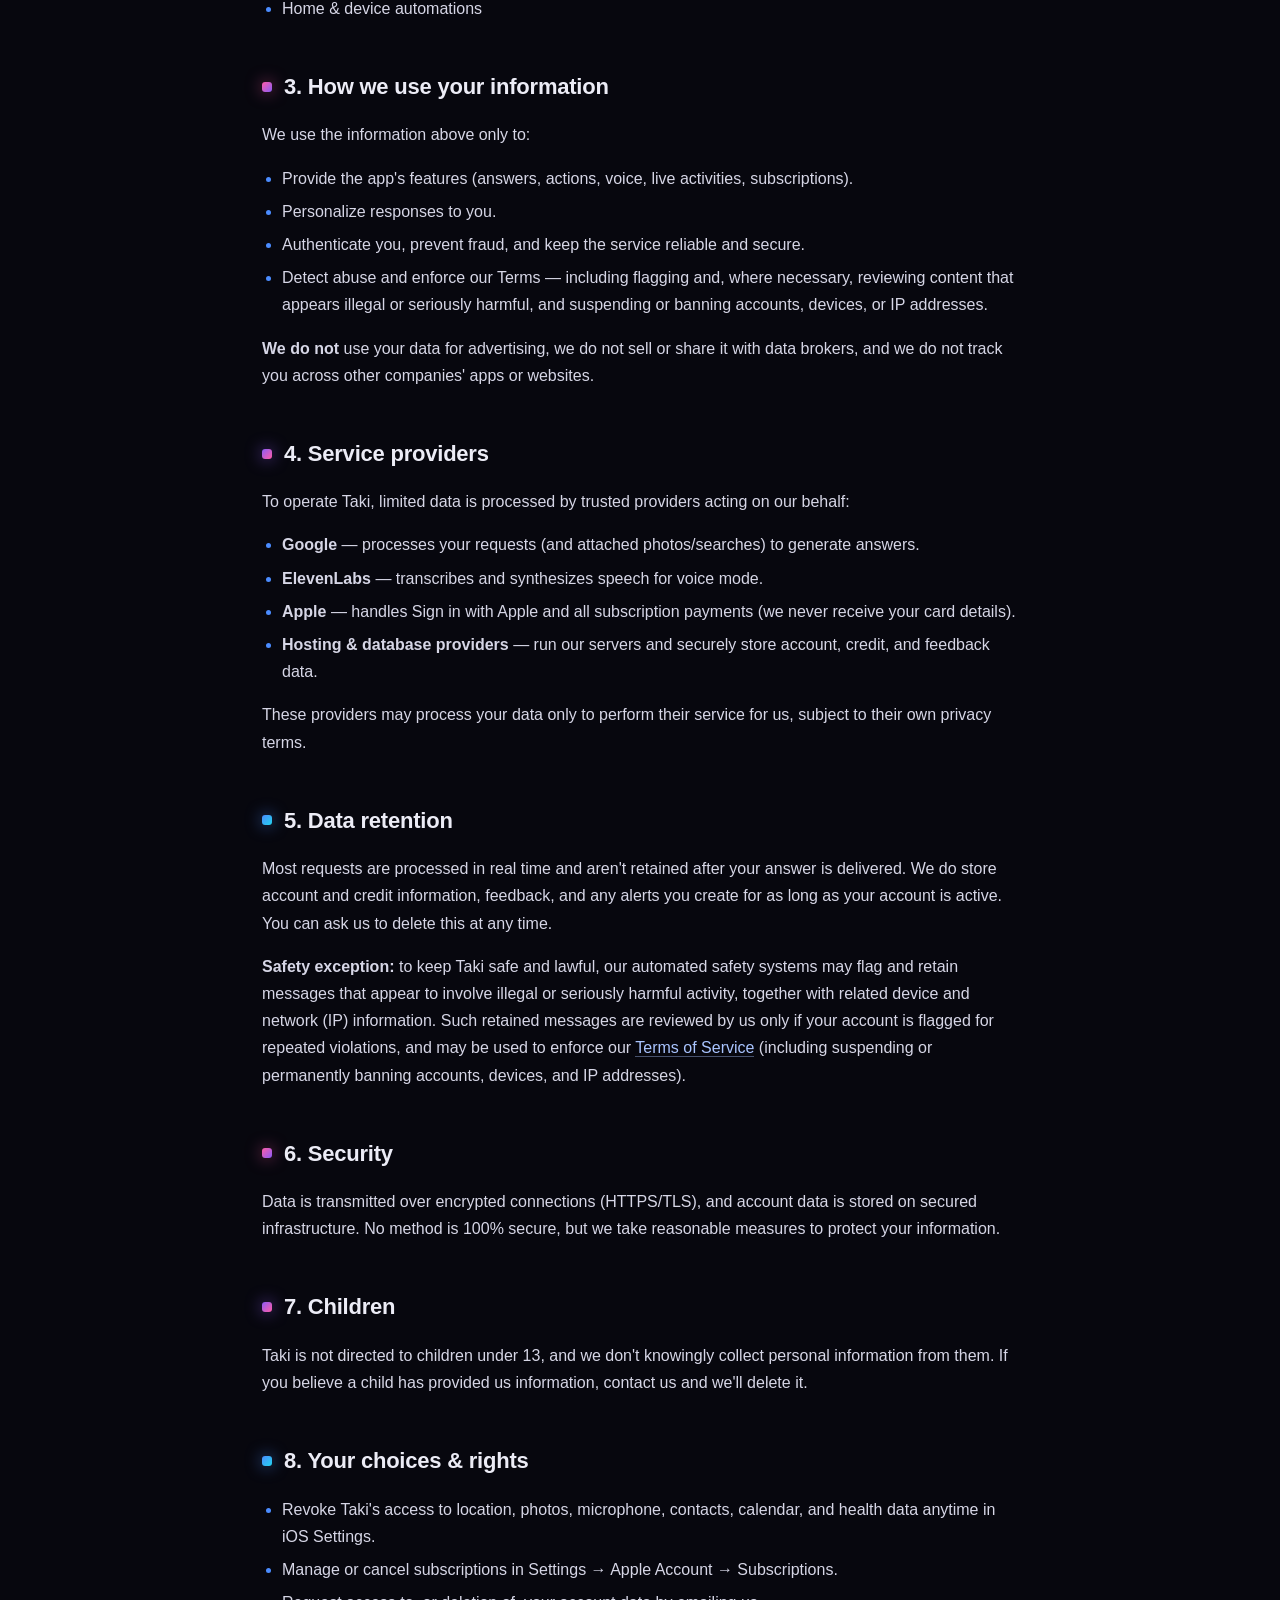
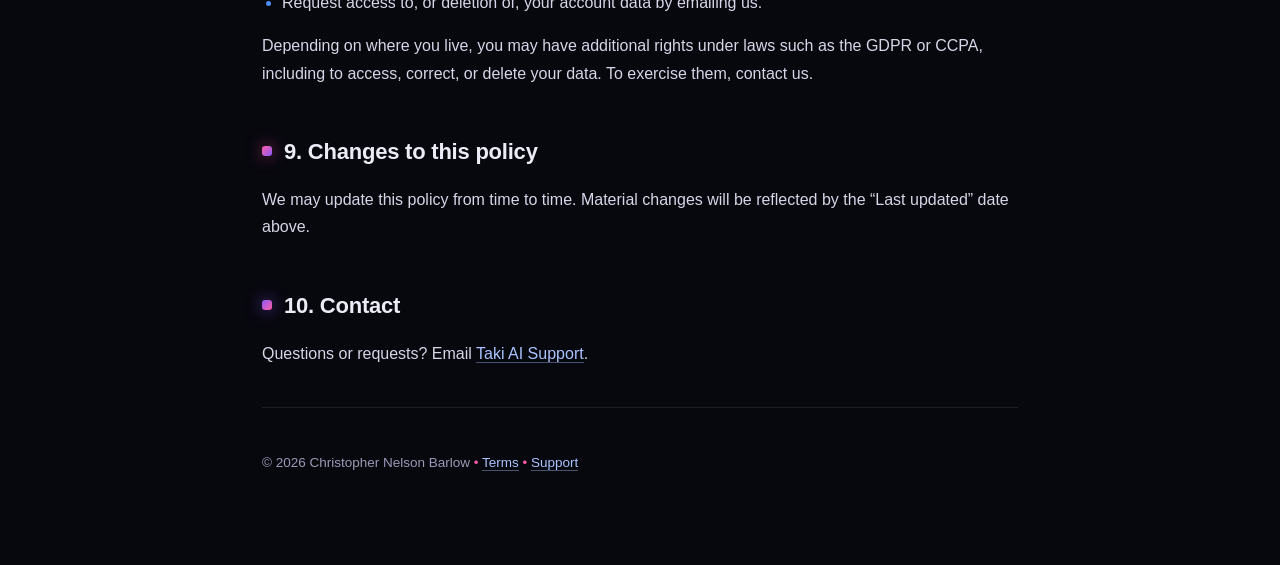
<file: privacy-policy.html>
<!DOCTYPE html>
<html lang="en">
<head>
<meta charset="UTF-8" />
<meta name="viewport" content="width=device-width, initial-scale=1.0" />
<title>Privacy Policy — Taki AI Assistant</title>
<style>
  :root{
    --bg:#07070e; --bg2:#0d0d1a; --ink:#ececf6; --muted:#9a9ab6;
    --line:rgba(255,255,255,.09); --card:rgba(255,255,255,.035);
    --p1:#8b5cf6; --p2:#4b8cff; --p3:#ff5ca8; --p4:#22d3ee;
  }
  *{box-sizing:border-box}
  html{scroll-behavior:smooth}
  body{margin:0;color:var(--ink);background:var(--bg);
    font:16px/1.7 -apple-system,BlinkMacSystemFont,"Segoe UI",Roboto,Helvetica,Arial,sans-serif;
    -webkit-font-smoothing:antialiased;}
  body::before{content:"";position:fixed;inset:0;z-index:-1;
    background:
      radial-gradient(60% 40% at 15% 0%, rgba(139,92,246,.28), transparent 60%),
      radial-gradient(55% 40% at 100% 10%, rgba(75,140,255,.22), transparent 55%),
      radial-gradient(50% 45% at 80% 100%, rgba(255,92,168,.16), transparent 60%),
      var(--bg);}
  .wrap{max-width:800px;margin:0 auto;padding:70px 22px 90px}
  .eyebrow{display:inline-block;font-size:12px;font-weight:700;letter-spacing:.14em;text-transform:uppercase;
    color:#cbb8ff;background:rgba(139,92,246,.14);border:1px solid rgba(139,92,246,.35);
    padding:6px 14px;border-radius:999px;margin-bottom:18px}
  h1{font-size:clamp(34px,7vw,52px);line-height:1.05;margin:0 0 10px;letter-spacing:-.03em;font-weight:800;
    background:linear-gradient(100deg,var(--p1),var(--p2) 45%,var(--p4));
    -webkit-background-clip:text;background-clip:text;color:transparent}
  .updated{color:var(--muted);font-size:14px;margin:0 0 26px}
  h2{font-size:22px;margin:46px 0 12px;letter-spacing:-.01em;font-weight:700;display:flex;align-items:center;gap:12px}
  h2::before{content:"";width:10px;height:10px;border-radius:3px;flex:none;
    background:linear-gradient(135deg,var(--p1),var(--p3));box-shadow:0 0 16px rgba(139,92,246,.7)}
  h2:nth-of-type(3n+2)::before{background:linear-gradient(135deg,var(--p2),var(--p4));box-shadow:0 0 16px rgba(75,140,255,.7)}
  h2:nth-of-type(3n)::before{background:linear-gradient(135deg,var(--p3),var(--p1));box-shadow:0 0 16px rgba(255,92,168,.6)}
  p,li{color:#d6d6e6}
  a{color:#a9c4ff;text-decoration:none;border-bottom:1px solid rgba(169,196,255,.4)}
  a:hover{color:#fff}
  .lede{font-size:18px;color:#c7c7dc}
  .note{position:relative;border-radius:18px;padding:22px 24px;margin:26px 0;
    background:linear-gradient(var(--bg2),var(--bg2)) padding-box,
      linear-gradient(120deg,var(--p1),var(--p2),var(--p3)) border-box;
    border:1px solid transparent;box-shadow:0 20px 60px -30px rgba(139,92,246,.6)}
  .note strong{color:#fff}
  table{width:100%;border-collapse:separate;border-spacing:0;margin:16px 0;font-size:14.5px;
    border:1px solid var(--line);border-radius:16px;overflow:hidden}
  th,td{text-align:left;padding:13px 16px;border-bottom:1px solid var(--line);vertical-align:top}
  thead th{background:rgba(139,92,246,.12);color:#e9e2ff;font-weight:700;letter-spacing:.02em}
  tbody tr:nth-child(even){background:rgba(255,255,255,.02)}
  tbody tr:last-child td{border-bottom:none}
  td:first-child{color:#fff;font-weight:600;white-space:nowrap}
  ul{padding-left:20px}
  li{margin:6px 0}
  li::marker{color:var(--p2)}
  .card{background:var(--card);border:1px solid var(--line);border-radius:16px;padding:18px 20px;margin:18px 0}
  hr{border:none;height:1px;background:var(--line);margin:40px 0}
  footer{color:var(--muted);font-size:13.5px;margin-top:44px}
  .dot{color:var(--p3)}
</style>
</head>
<body>
<div class="wrap">
  <span class="eyebrow">Taki AI Assistant</span>
  <h1>Privacy Policy</h1>
  <p class="updated">Last updated: July 2, 2026</p>

  <p class="lede">This policy explains what information Taki AI Assistant (&ldquo;Taki,&rdquo; &ldquo;we,&rdquo; &ldquo;us&rdquo;) collects, how we use it, and the choices you have. Taki is operated by Christopher Nelson Barlow. Questions? Email <a href="mailto:dukesbarlow.web@gmail.com">Taki AI Support</a>.</p>

  <div class="note"><strong>The short version:</strong> Taki keeps as much as possible on your device. We only send what's needed to answer a request, we never sell your data, we don't use it for advertising, and we don't track you across other apps or websites.</div>

  <h2>1. Information we collect</h2>
  <p>We collect the following only to make the app work and personalize your experience. It's linked to your account or device identifier so we can meter usage and provide features.</p>
  <table>
    <thead><tr><th>Data</th><th>Why we collect it</th></tr></thead>
    <tbody>
      <tr><td>Your name</td><td>To personalize how the assistant addresses and responds to you.</td></tr>
      <tr><td>Email address</td><td>Only if you choose Sign in with Apple, to create and restore your account.</td></tr>
      <tr><td>Precise location</td><td>Only when a feature needs it (travel times, weather, &ldquo;near me&rdquo;). Sent per request; not continuously tracked.</td></tr>
      <tr><td>Photos you attach</td><td>When you ask about a photo, that image is sent to be analyzed.</td></tr>
      <tr><td>Voice recordings</td><td>In voice mode, your recording is sent to be transcribed so the assistant can respond.</td></tr>
      <tr><td>Requests &amp; profile text</td><td>The questions and context you send are processed to generate an answer or perform an action.</td></tr>
      <tr><td>Feedback you submit</td><td>Stored so we can review and improve the app.</td></tr>
      <tr><td>Account / device ID</td><td>To authenticate you, meter credits, prevent fraud, and keep your subscription in sync.</td></tr>
      <tr><td>Purchase records</td><td>To manage your subscription and grant the credits you paid for.</td></tr>
      <tr><td>Network (IP) address</td><td>Logged for security, fraud prevention, and enforcing our Terms of Service.</td></tr>
    </tbody>
  </table>

  <h2>2. Information that stays on your device</h2>
  <p>These are accessed on your device to perform actions you ask for and are <strong>not</strong> uploaded to our servers:</p>
  <ul>
    <li>Your contacts and address book</li>
    <li>Your calendar and reminders</li>
    <li>Health and fitness data</li>
    <li>Your music and photo library</li>
    <li>Home &amp; device automations</li>
  </ul>

  <h2>3. How we use your information</h2>
  <p>We use the information above only to:</p>
  <ul>
    <li>Provide the app's features (answers, actions, voice, live activities, subscriptions).</li>
    <li>Personalize responses to you.</li>
    <li>Authenticate you, prevent fraud, and keep the service reliable and secure.</li>
    <li>Detect abuse and enforce our Terms — including flagging and, where necessary, reviewing content that appears illegal or seriously harmful, and suspending or banning accounts, devices, or IP addresses.</li>
  </ul>
  <p><strong>We do not</strong> use your data for advertising, we do not sell or share it with data brokers, and we do not track you across other companies' apps or websites.</p>

  <h2>4. Service providers</h2>
  <p>To operate Taki, limited data is processed by trusted providers acting on our behalf:</p>
  <ul>
    <li><strong>Google</strong> — processes your requests (and attached photos/searches) to generate answers.</li>
    <li><strong>ElevenLabs</strong> — transcribes and synthesizes speech for voice mode.</li>
    <li><strong>Apple</strong> — handles Sign in with Apple and all subscription payments (we never receive your card details).</li>
    <li><strong>Hosting &amp; database providers</strong> — run our servers and securely store account, credit, and feedback data.</li>
  </ul>
  <p>These providers may process your data only to perform their service for us, subject to their own privacy terms.</p>

  <h2>5. Data retention</h2>
  <p>Most requests are processed in real time and aren't retained after your answer is delivered. We do store account and credit information, feedback, and any alerts you create for as long as your account is active. You can ask us to delete this at any time.</p>
  <p><strong>Safety exception:</strong> to keep Taki safe and lawful, our automated safety systems may flag and retain messages that appear to involve illegal or seriously harmful activity, together with related device and network (IP) information. Such retained messages are reviewed by us only if your account is flagged for repeated violations, and may be used to enforce our <a href="/terms-of-service">Terms of Service</a> (including suspending or permanently banning accounts, devices, and IP addresses).</p>

  <h2>6. Security</h2>
  <p>Data is transmitted over encrypted connections (HTTPS/TLS), and account data is stored on secured infrastructure. No method is 100% secure, but we take reasonable measures to protect your information.</p>

  <h2>7. Children</h2>
  <p>Taki is not directed to children under 13, and we don't knowingly collect personal information from them. If you believe a child has provided us information, contact us and we'll delete it.</p>

  <h2>8. Your choices &amp; rights</h2>
  <ul>
    <li>Revoke Taki's access to location, photos, microphone, contacts, calendar, and health data anytime in iOS Settings.</li>
    <li>Manage or cancel subscriptions in Settings &rarr; Apple Account &rarr; Subscriptions.</li>
    <li>Request access to, or deletion of, your account data by emailing us.</li>
  </ul>
  <p>Depending on where you live, you may have additional rights under laws such as the GDPR or CCPA, including to access, correct, or delete your data. To exercise them, contact us.</p>

  <h2>9. Changes to this policy</h2>
  <p>We may update this policy from time to time. Material changes will be reflected by the &ldquo;Last updated&rdquo; date above.</p>

  <h2>10. Contact</h2>
  <p>Questions or requests? Email <a href="mailto:dukesbarlow.web@gmail.com">Taki AI Support</a>.</p>

  <hr />
  <footer>&copy; 2026 Christopher Nelson Barlow <span class="dot">&bull;</span> <a href="/terms-of-service">Terms</a> <span class="dot">&bull;</span> <a href="/support">Support</a></footer>
</div>
</body>
</html>
</file>
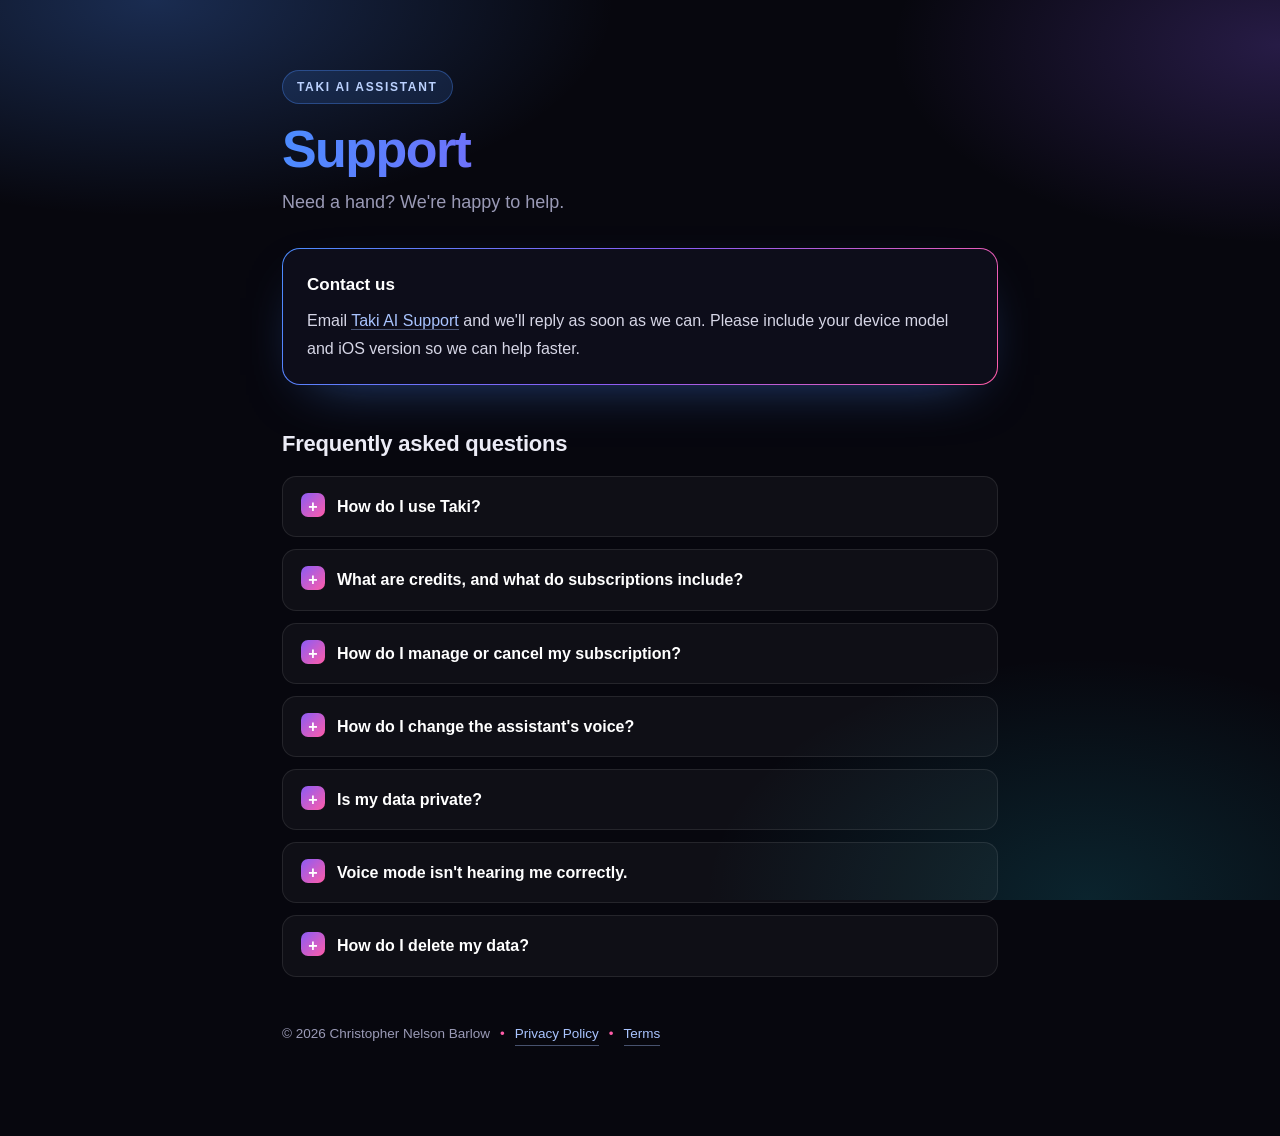
<file: support.html>
<!DOCTYPE html>
<html lang="en">
<head>
<meta charset="UTF-8" />
<meta name="viewport" content="width=device-width, initial-scale=1.0" />
<title>Support — Taki AI Assistant</title>
<style>
  :root{
    --bg:#07070e; --bg2:#0d0d1a; --ink:#ececf6; --muted:#9a9ab6;
    --line:rgba(255,255,255,.09); --card:rgba(255,255,255,.035);
    --p1:#8b5cf6; --p2:#4b8cff; --p3:#ff5ca8; --p4:#22d3ee;
  }
  *{box-sizing:border-box}
  body{margin:0;color:var(--ink);background:var(--bg);
    font:16px/1.7 -apple-system,BlinkMacSystemFont,"Segoe UI",Roboto,Helvetica,Arial,sans-serif;
    -webkit-font-smoothing:antialiased}
  body::before{content:"";position:fixed;inset:0;z-index:-1;
    background:
      radial-gradient(60% 40% at 12% 0%, rgba(75,140,255,.28), transparent 60%),
      radial-gradient(55% 40% at 100% 5%, rgba(139,92,246,.24), transparent 55%),
      radial-gradient(50% 45% at 85% 100%, rgba(34,211,238,.14), transparent 60%),
      var(--bg)}
  .wrap{max-width:760px;margin:0 auto;padding:70px 22px 90px}
  .eyebrow{display:inline-block;font-size:12px;font-weight:700;letter-spacing:.14em;text-transform:uppercase;
    color:#bcd2ff;background:rgba(75,140,255,.14);border:1px solid rgba(75,140,255,.35);
    padding:6px 14px;border-radius:999px;margin-bottom:18px}
  h1{font-size:clamp(34px,7vw,52px);line-height:1.05;margin:0 0 10px;letter-spacing:-.03em;font-weight:800;
    background:linear-gradient(100deg,var(--p2),var(--p1) 50%,var(--p3));
    -webkit-background-clip:text;background-clip:text;color:transparent}
  .sub{color:var(--muted);margin:0 0 30px;font-size:18px}
  h2{font-size:22px;margin:40px 0 14px;font-weight:700;letter-spacing:-.01em}
  a{color:#a9c4ff;text-decoration:none;border-bottom:1px solid rgba(169,196,255,.4)}
  a:hover{color:#fff}
  .contact{position:relative;border-radius:18px;padding:22px 24px;margin:22px 0;
    background:linear-gradient(var(--bg2),var(--bg2)) padding-box,
      linear-gradient(120deg,var(--p2),var(--p1),var(--p3)) border-box;
    border:1px solid transparent;box-shadow:0 20px 60px -30px rgba(75,140,255,.6)}
  .contact strong{color:#fff;font-size:17px}
  details{border:1px solid var(--line);background:var(--card);border-radius:14px;
    padding:16px 18px;margin:12px 0;transition:border-color .2s}
  details[open]{border-color:rgba(139,92,246,.5);box-shadow:0 14px 40px -24px rgba(139,92,246,.7)}
  summary{cursor:pointer;font-weight:600;list-style:none;color:#fff;display:flex;gap:12px;align-items:flex-start}
  summary::-webkit-details-marker{display:none}
  summary::before{content:"+";flex:none;width:24px;height:24px;border-radius:7px;
    display:grid;place-items:center;font-weight:800;color:#fff;
    background:linear-gradient(135deg,var(--p1),var(--p3))}
  details[open] summary::before{content:"\2013";background:linear-gradient(135deg,var(--p2),var(--p4))}
  details p{color:#d6d6e6;margin:12px 0 2px;padding-left:36px}
  footer{color:var(--muted);font-size:13.5px;margin-top:46px;display:flex;gap:10px;align-items:center}
  .dot{color:var(--p3)}
</style>
</head>
<body>
<div class="wrap">
  <span class="eyebrow">Taki AI Assistant</span>
  <h1>Support</h1>
  <p class="sub">Need a hand? We're happy to help.</p>

  <div class="contact">
    <strong>Contact us</strong>
    <p style="margin:8px 0 0;color:#d6d6e6;">Email <a href="mailto:dukesbarlow.web@gmail.com">Taki AI Support</a> and we'll reply as soon as we can. Please include your device model and iOS version so we can help faster.</p>
  </div>

  <h2>Frequently asked questions</h2>

  <details>
    <summary>How do I use Taki?</summary>
    <p>Just say or type what you want in plain language — &ldquo;remind me to call Mom at 6,&rdquo; &ldquo;what's the weather this weekend,&rdquo; or &ldquo;track my flight UA123.&rdquo; Tap the microphone for hands-free voice mode.</p>
  </details>

  <details>
    <summary>What are credits, and what do subscriptions include?</summary>
    <p>Taki uses credits to power AI requests. Every account starts with free credits. Plus, Plus Voice, and Pro subscriptions add more credits each month — Plus Voice also includes voice questions at no extra credit cost, and Pro gives the largest monthly balance. Subscribe from the Membership screen in the app.</p>
  </details>

  <details>
    <summary>How do I manage or cancel my subscription?</summary>
    <p>Subscriptions are billed through your Apple ID. To manage or cancel, open iOS <strong>Settings</strong> &rarr; tap your name &rarr; <strong>Subscriptions</strong> &rarr; Taki AI Assistant. Cancelling stops future renewals; you keep access until the current period ends.</p>
  </details>

  <details>
    <summary>How do I change the assistant's voice?</summary>
    <p>Start voice mode, tap <strong>Change Voice</strong> at the top, and swipe through the voices — each one previews aloud. Tap <strong>Select</strong> to keep one. You can also change it in Settings.</p>
  </details>

  <details>
    <summary>Is my data private?</summary>
    <p>Yes. Your contacts, calendar, health, and photo library stay on your device. Only what's needed to answer a request is sent, and your data is never used for advertising or sold. See our <a href="/privacy">Privacy Policy</a> for details.</p>
  </details>

  <details>
    <summary>Voice mode isn't hearing me correctly.</summary>
    <p>Make sure Taki has microphone permission (iOS Settings &rarr; Taki AI Assistant &rarr; Microphone). In noisy places, pausing clearly when you finish speaking helps it know you're done.</p>
  </details>

  <details>
    <summary>How do I delete my data?</summary>
    <p>Email us at <a href="mailto:dukesbarlow.web@gmail.com">Taki AI Support</a> and we'll delete your account data. You can also revoke any permission anytime in iOS Settings.</p>
  </details>

  <footer>&copy; 2026 Christopher Nelson Barlow <span class="dot">&bull;</span> <a href="/privacy">Privacy Policy</a> <span class="dot">&bull;</span> <a href="/terms-of-service">Terms</a></footer>
</div>
</body>
</html>
</file>
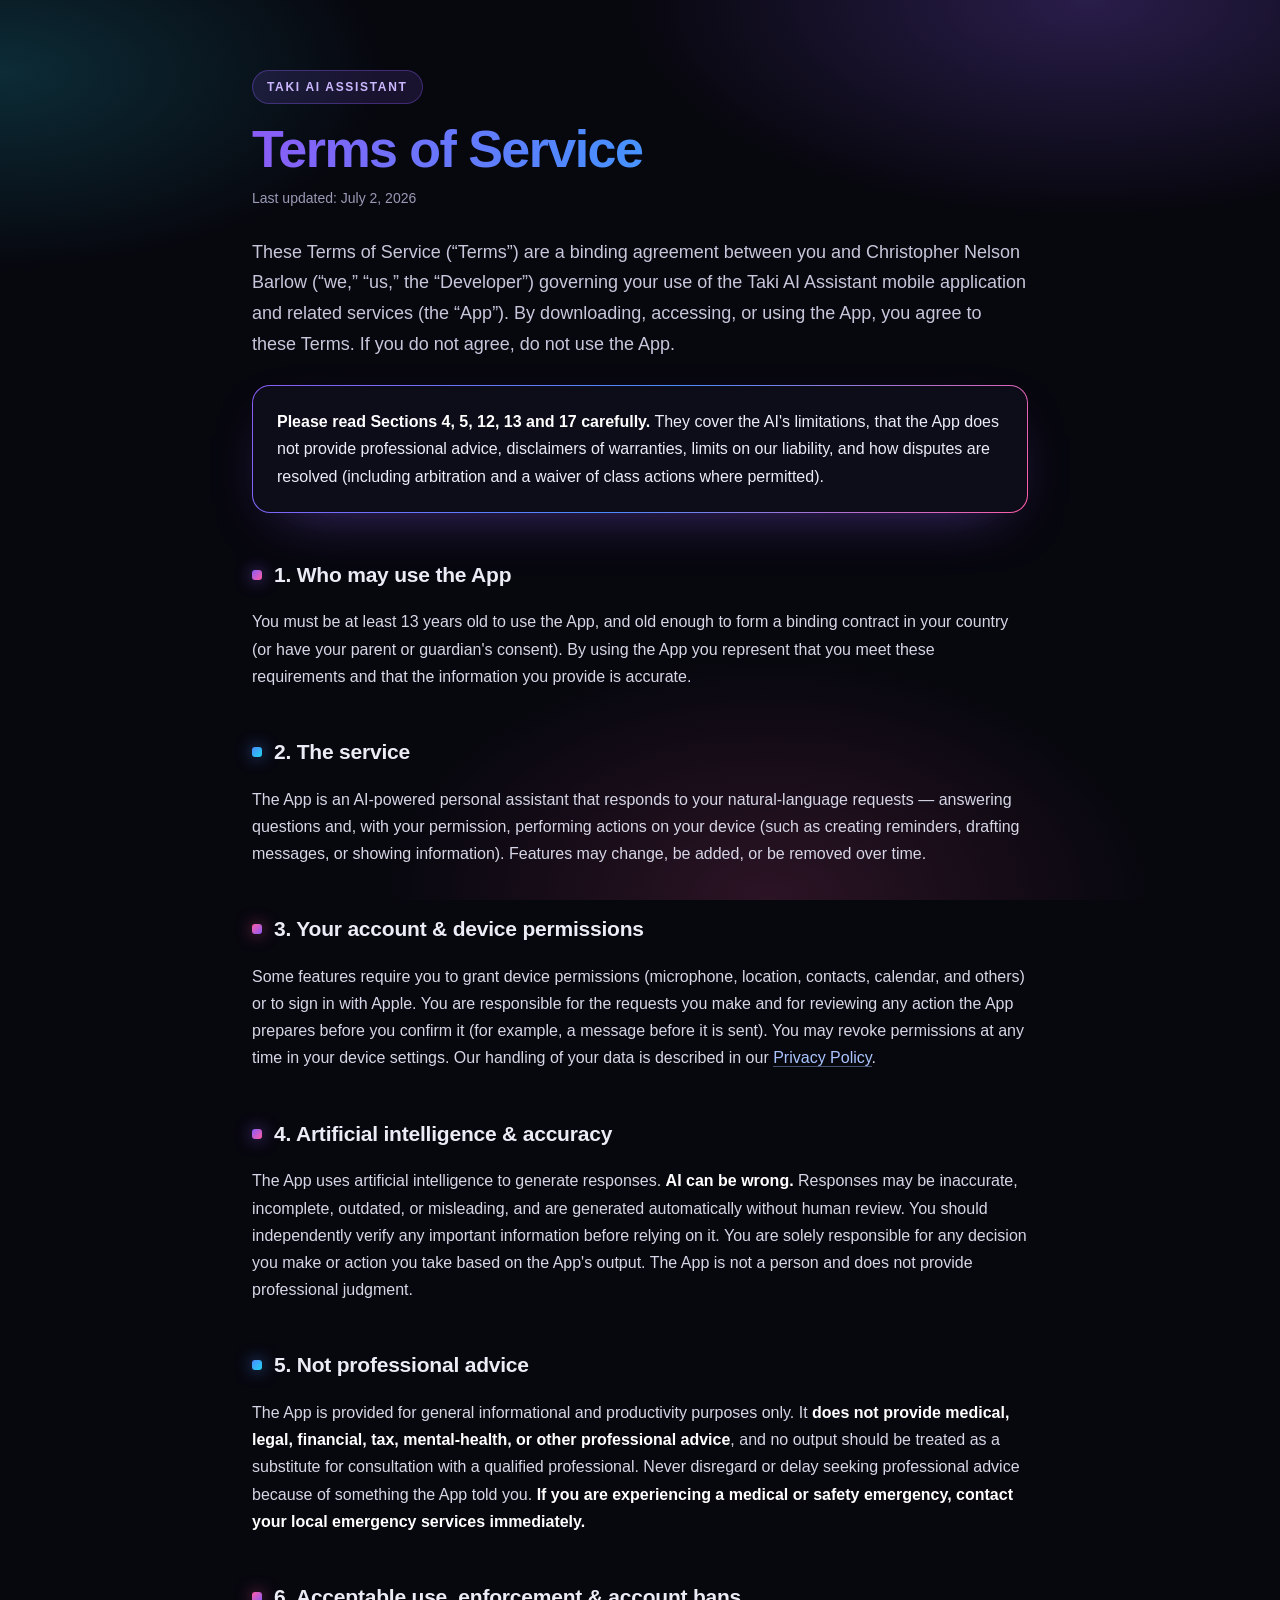
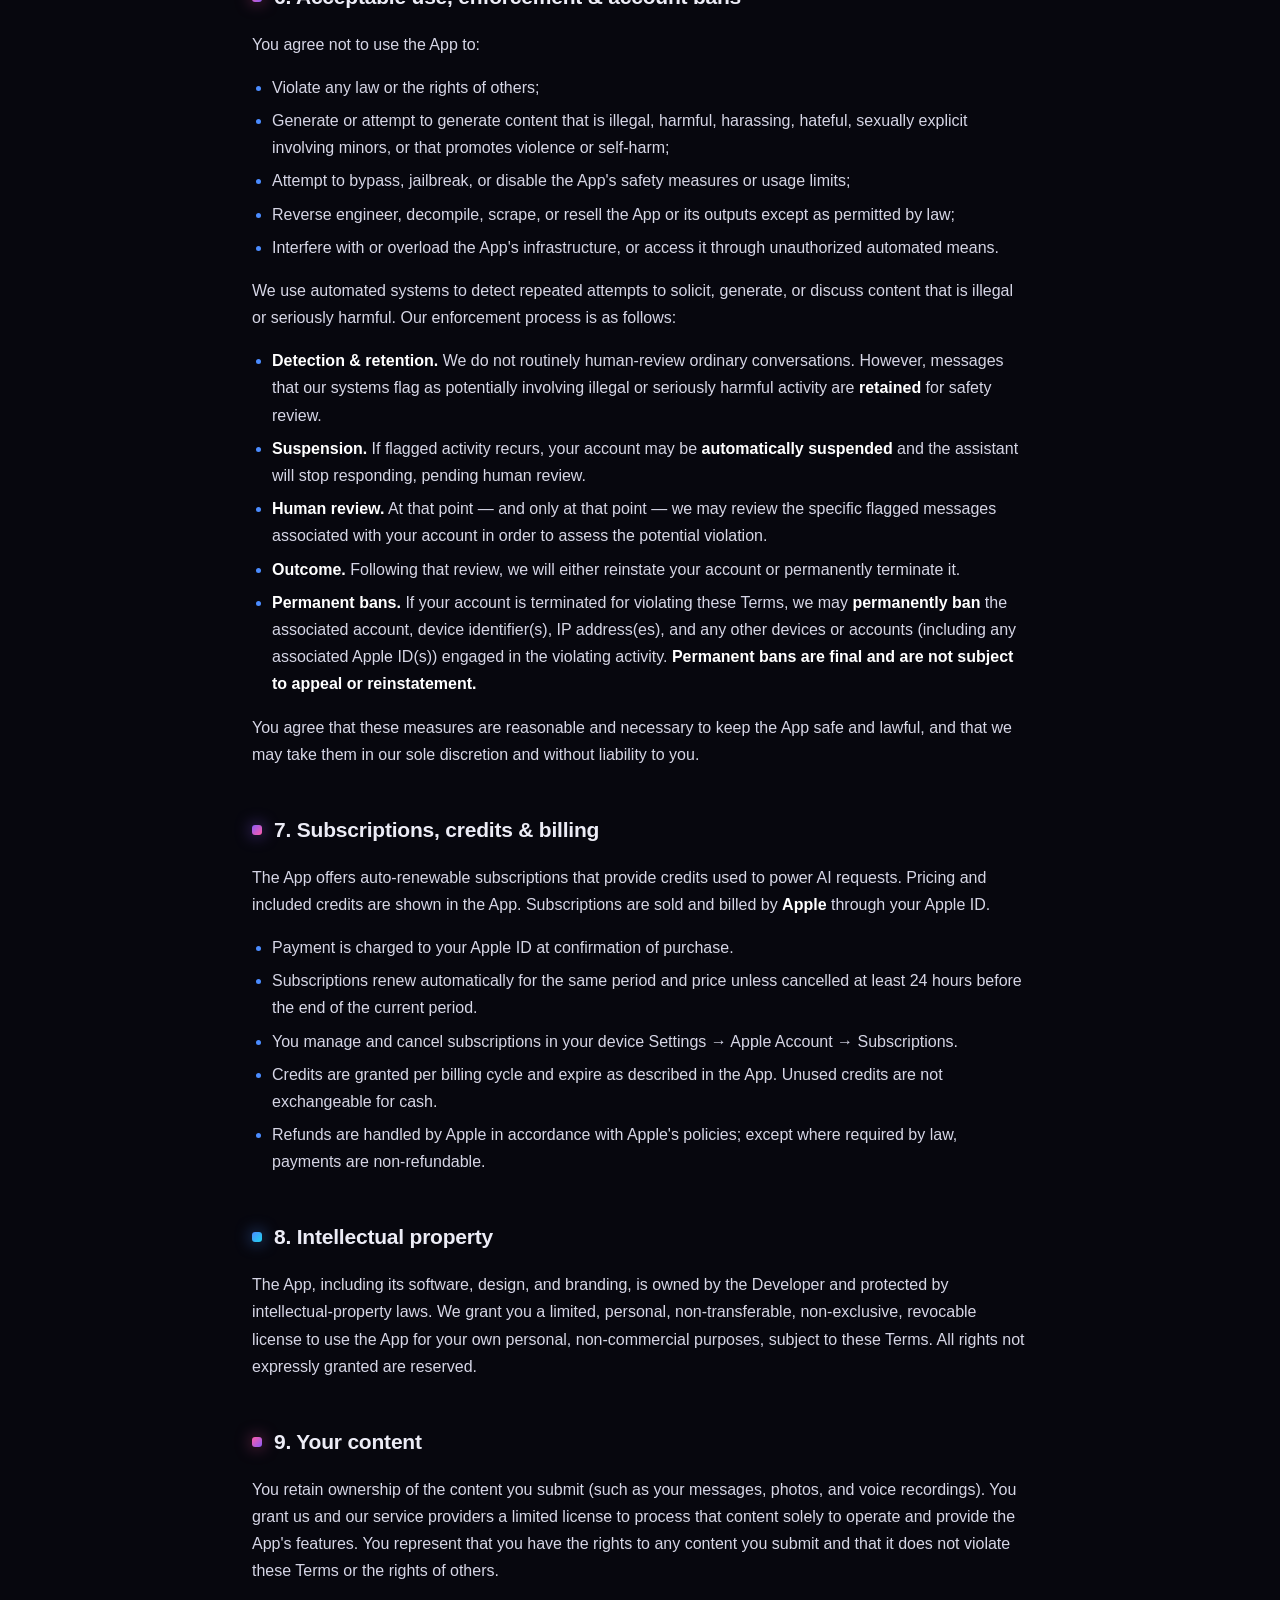
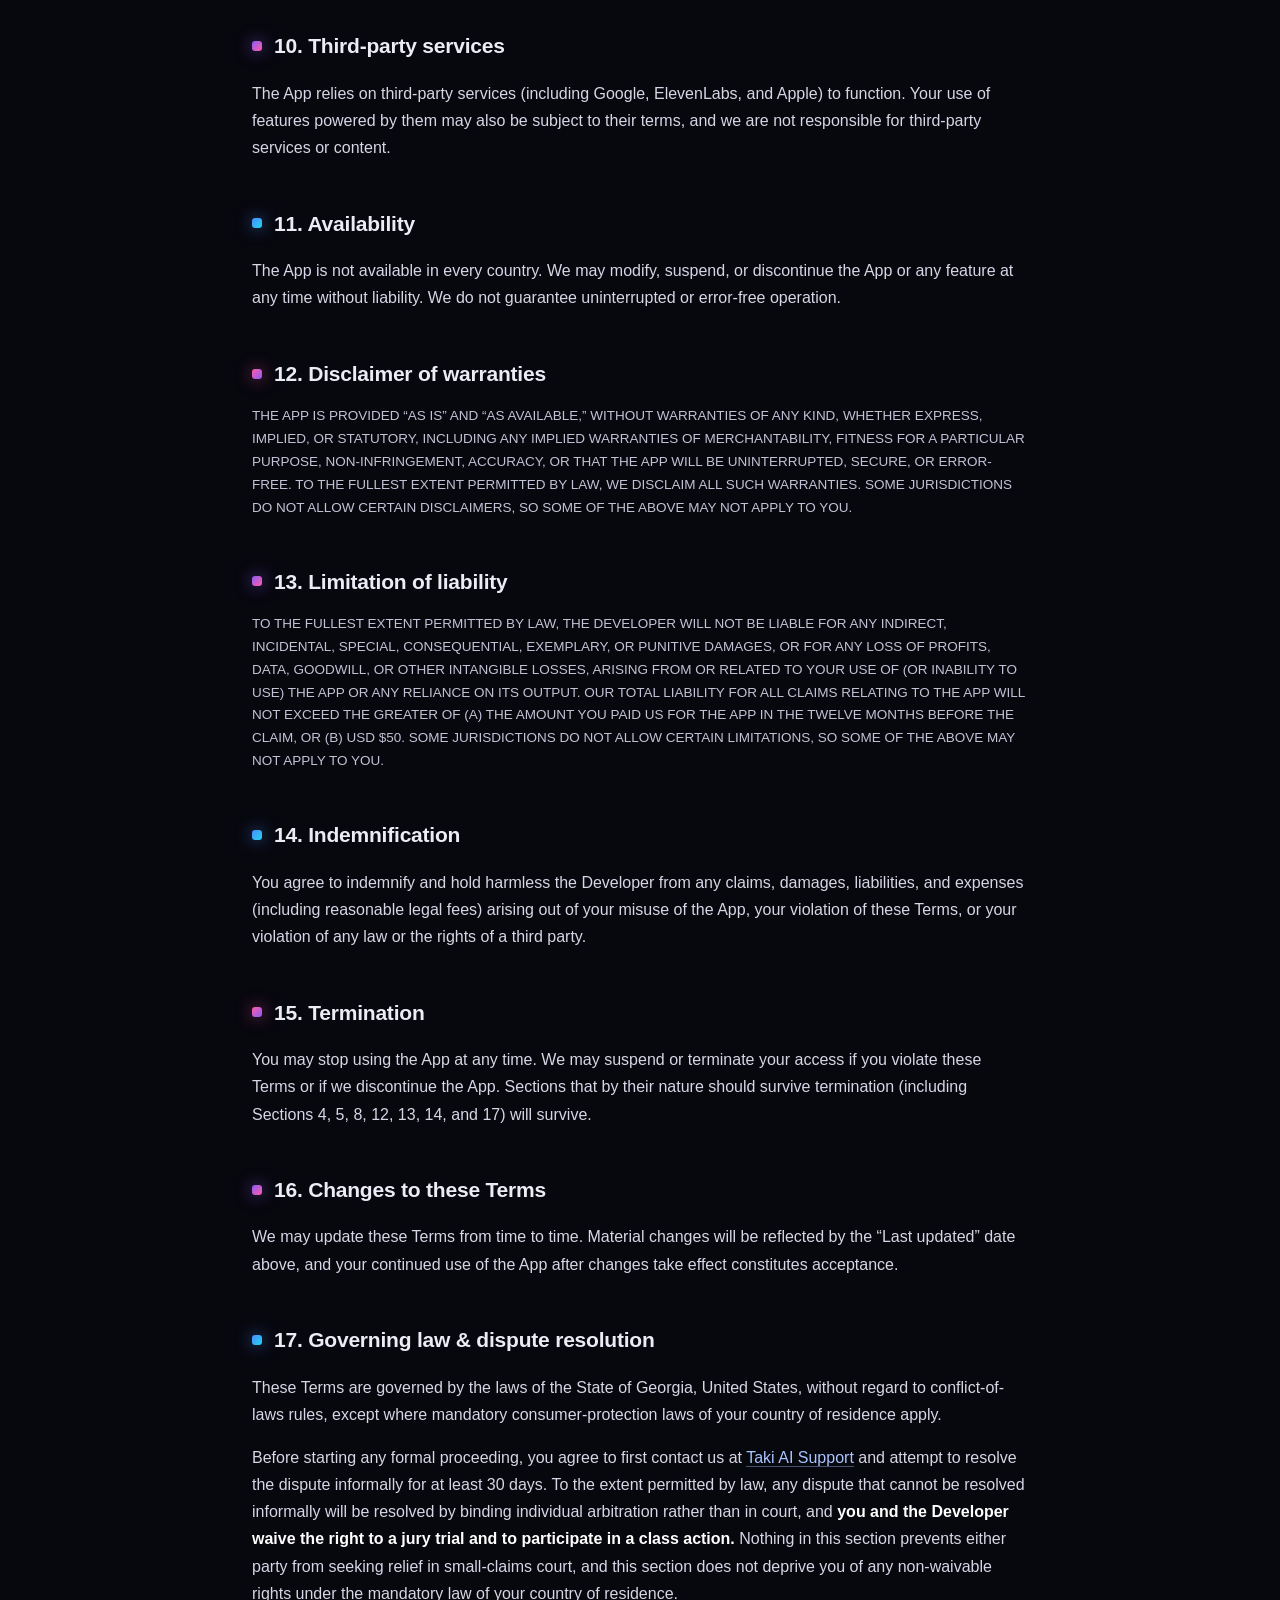
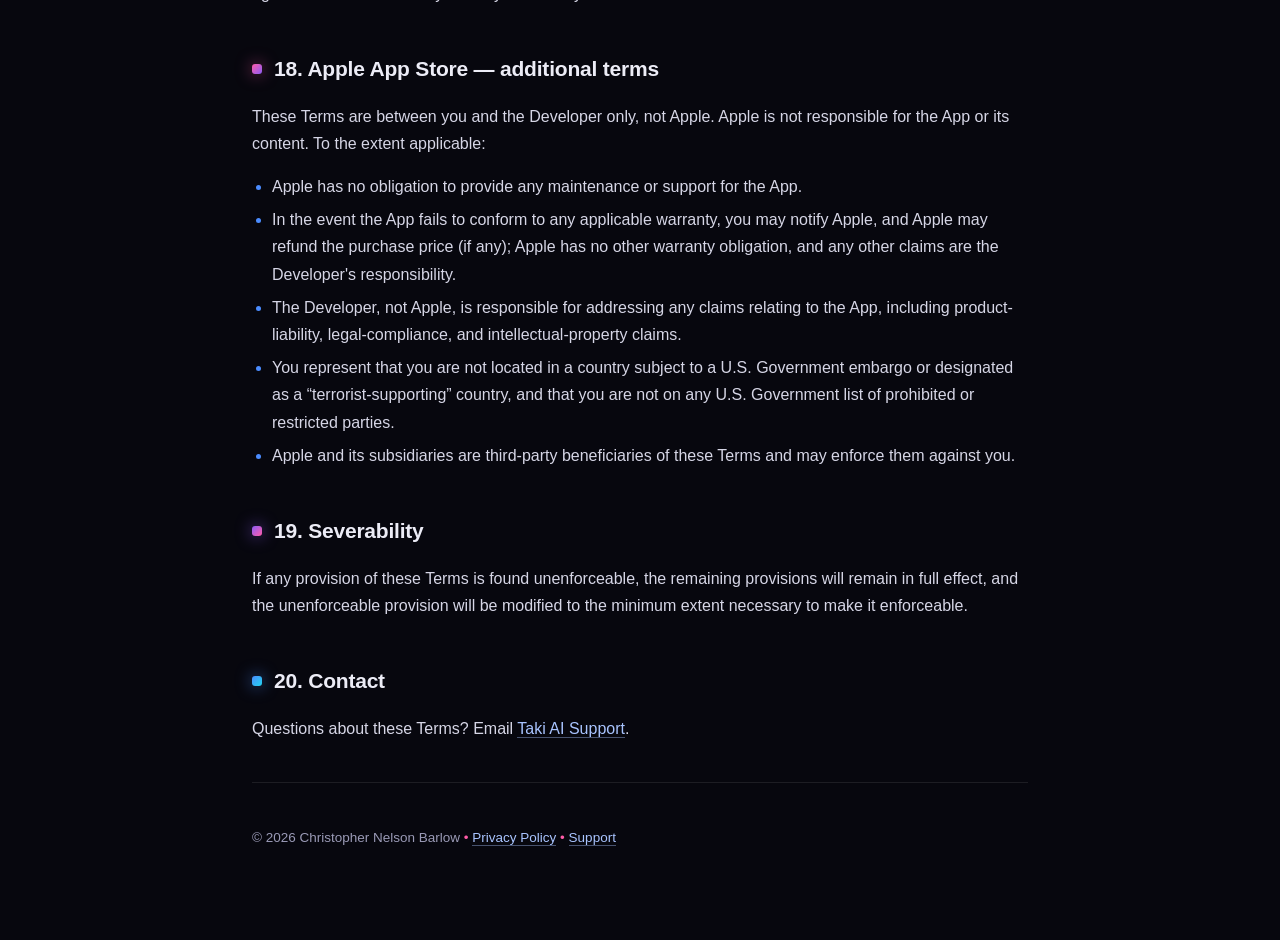
<file: terms.html>
<!DOCTYPE html>
<html lang="en">
<head>
<meta charset="UTF-8" />
<meta name="viewport" content="width=device-width, initial-scale=1.0" />
<title>Terms of Service — Taki AI Assistant</title>
<style>
  :root{
    --bg:#07070e; --bg2:#0d0d1a; --ink:#ececf6; --muted:#9a9ab6;
    --line:rgba(255,255,255,.09); --card:rgba(255,255,255,.035);
    --p1:#8b5cf6; --p2:#4b8cff; --p3:#ff5ca8; --p4:#22d3ee;
  }
  *{box-sizing:border-box}
  html{scroll-behavior:smooth}
  body{margin:0;color:var(--ink);background:var(--bg);
    font:16px/1.7 -apple-system,BlinkMacSystemFont,"Segoe UI",Roboto,Helvetica,Arial,sans-serif;
    -webkit-font-smoothing:antialiased}
  body::before{content:"";position:fixed;inset:0;z-index:-1;
    background:
      radial-gradient(60% 40% at 85% 0%, rgba(139,92,246,.26), transparent 60%),
      radial-gradient(55% 40% at 0% 8%, rgba(34,211,238,.18), transparent 55%),
      radial-gradient(50% 45% at 60% 100%, rgba(255,92,168,.15), transparent 60%),
      var(--bg)}
  .wrap{max-width:820px;margin:0 auto;padding:70px 22px 90px}
  .eyebrow{display:inline-block;font-size:12px;font-weight:700;letter-spacing:.14em;text-transform:uppercase;
    color:#cbb8ff;background:rgba(139,92,246,.14);border:1px solid rgba(139,92,246,.35);
    padding:6px 14px;border-radius:999px;margin-bottom:18px}
  h1{font-size:clamp(34px,7vw,52px);line-height:1.05;margin:0 0 10px;letter-spacing:-.03em;font-weight:800;
    background:linear-gradient(100deg,var(--p1),var(--p2) 45%,var(--p4));
    -webkit-background-clip:text;background-clip:text;color:transparent}
  .updated{color:var(--muted);font-size:14px;margin:0 0 26px}
  h2{font-size:21px;margin:44px 0 12px;letter-spacing:-.01em;font-weight:700;display:flex;align-items:center;gap:12px}
  h2::before{content:"";width:10px;height:10px;border-radius:3px;flex:none;
    background:linear-gradient(135deg,var(--p1),var(--p3));box-shadow:0 0 16px rgba(139,92,246,.7)}
  h2:nth-of-type(3n+2)::before{background:linear-gradient(135deg,var(--p2),var(--p4));box-shadow:0 0 16px rgba(75,140,255,.7)}
  h2:nth-of-type(3n)::before{background:linear-gradient(135deg,var(--p3),var(--p1));box-shadow:0 0 16px rgba(255,92,168,.6)}
  p,li{color:#d6d6e6}
  strong{color:#fff}
  a{color:#a9c4ff;text-decoration:none;border-bottom:1px solid rgba(169,196,255,.4)}
  a:hover{color:#fff}
  .lede{font-size:18px;color:#c7c7dc}
  .note{position:relative;border-radius:18px;padding:22px 24px;margin:26px 0;
    background:linear-gradient(var(--bg2),var(--bg2)) padding-box,
      linear-gradient(120deg,var(--p1),var(--p2),var(--p3)) border-box;
    border:1px solid transparent;box-shadow:0 20px 60px -30px rgba(139,92,246,.6)}
  .caps{font-size:13.5px;color:#c2c2d6}
  ul{padding-left:20px}
  li{margin:6px 0}
  li::marker{color:var(--p2)}
  hr{border:none;height:1px;background:var(--line);margin:40px 0}
  footer{color:var(--muted);font-size:13.5px;margin-top:44px}
  .dot{color:var(--p3)}
</style>
</head>
<body>
<div class="wrap">
  <span class="eyebrow">Taki AI Assistant</span>
  <h1>Terms of Service</h1>
  <p class="updated">Last updated: July 2, 2026</p>

  <p class="lede">These Terms of Service (&ldquo;Terms&rdquo;) are a binding agreement between you and Christopher Nelson Barlow (&ldquo;we,&rdquo; &ldquo;us,&rdquo; the &ldquo;Developer&rdquo;) governing your use of the Taki AI Assistant mobile application and related services (the &ldquo;App&rdquo;). By downloading, accessing, or using the App, you agree to these Terms. If you do not agree, do not use the App.</p>

  <div class="note"><strong>Please read Sections 4, 5, 12, 13 and 17 carefully.</strong> They cover the AI's limitations, that the App does not provide professional advice, disclaimers of warranties, limits on our liability, and how disputes are resolved (including arbitration and a waiver of class actions where permitted).</div>

  <h2>1. Who may use the App</h2>
  <p>You must be at least 13 years old to use the App, and old enough to form a binding contract in your country (or have your parent or guardian's consent). By using the App you represent that you meet these requirements and that the information you provide is accurate.</p>

  <h2>2. The service</h2>
  <p>The App is an AI-powered personal assistant that responds to your natural-language requests — answering questions and, with your permission, performing actions on your device (such as creating reminders, drafting messages, or showing information). Features may change, be added, or be removed over time.</p>

  <h2>3. Your account &amp; device permissions</h2>
  <p>Some features require you to grant device permissions (microphone, location, contacts, calendar, and others) or to sign in with Apple. You are responsible for the requests you make and for reviewing any action the App prepares before you confirm it (for example, a message before it is sent). You may revoke permissions at any time in your device settings. Our handling of your data is described in our <a href="/privacy">Privacy Policy</a>.</p>

  <h2>4. Artificial intelligence &amp; accuracy</h2>
  <p>The App uses artificial intelligence to generate responses. <strong>AI can be wrong.</strong> Responses may be inaccurate, incomplete, outdated, or misleading, and are generated automatically without human review. You should independently verify any important information before relying on it. You are solely responsible for any decision you make or action you take based on the App's output. The App is not a person and does not provide professional judgment.</p>

  <h2>5. Not professional advice</h2>
  <p>The App is provided for general informational and productivity purposes only. It <strong>does not provide medical, legal, financial, tax, mental-health, or other professional advice</strong>, and no output should be treated as a substitute for consultation with a qualified professional. Never disregard or delay seeking professional advice because of something the App told you. <strong>If you are experiencing a medical or safety emergency, contact your local emergency services immediately.</strong></p>

  <h2>6. Acceptable use, enforcement &amp; account bans</h2>
  <p>You agree not to use the App to:</p>
  <ul>
    <li>Violate any law or the rights of others;</li>
    <li>Generate or attempt to generate content that is illegal, harmful, harassing, hateful, sexually explicit involving minors, or that promotes violence or self-harm;</li>
    <li>Attempt to bypass, jailbreak, or disable the App's safety measures or usage limits;</li>
    <li>Reverse engineer, decompile, scrape, or resell the App or its outputs except as permitted by law;</li>
    <li>Interfere with or overload the App's infrastructure, or access it through unauthorized automated means.</li>
  </ul>
  <p>We use automated systems to detect repeated attempts to solicit, generate, or discuss content that is illegal or seriously harmful. Our enforcement process is as follows:</p>
  <ul>
    <li><strong>Detection &amp; retention.</strong> We do not routinely human-review ordinary conversations. However, messages that our systems flag as potentially involving illegal or seriously harmful activity are <strong>retained</strong> for safety review.</li>
    <li><strong>Suspension.</strong> If flagged activity recurs, your account may be <strong>automatically suspended</strong> and the assistant will stop responding, pending human review.</li>
    <li><strong>Human review.</strong> At that point — and only at that point — we may review the specific flagged messages associated with your account in order to assess the potential violation.</li>
    <li><strong>Outcome.</strong> Following that review, we will either reinstate your account or permanently terminate it.</li>
    <li><strong>Permanent bans.</strong> If your account is terminated for violating these Terms, we may <strong>permanently ban</strong> the associated account, device identifier(s), IP address(es), and any other devices or accounts (including any associated Apple ID(s)) engaged in the violating activity. <strong>Permanent bans are final and are not subject to appeal or reinstatement.</strong></li>
  </ul>
  <p>You agree that these measures are reasonable and necessary to keep the App safe and lawful, and that we may take them in our sole discretion and without liability to you.</p>

  <h2>7. Subscriptions, credits &amp; billing</h2>
  <p>The App offers auto-renewable subscriptions that provide credits used to power AI requests. Pricing and included credits are shown in the App. Subscriptions are sold and billed by <strong>Apple</strong> through your Apple ID.</p>
  <ul>
    <li>Payment is charged to your Apple ID at confirmation of purchase.</li>
    <li>Subscriptions renew automatically for the same period and price unless cancelled at least 24 hours before the end of the current period.</li>
    <li>You manage and cancel subscriptions in your device Settings &rarr; Apple Account &rarr; Subscriptions.</li>
    <li>Credits are granted per billing cycle and expire as described in the App. Unused credits are not exchangeable for cash.</li>
    <li>Refunds are handled by Apple in accordance with Apple's policies; except where required by law, payments are non-refundable.</li>
  </ul>

  <h2>8. Intellectual property</h2>
  <p>The App, including its software, design, and branding, is owned by the Developer and protected by intellectual-property laws. We grant you a limited, personal, non-transferable, non-exclusive, revocable license to use the App for your own personal, non-commercial purposes, subject to these Terms. All rights not expressly granted are reserved.</p>

  <h2>9. Your content</h2>
  <p>You retain ownership of the content you submit (such as your messages, photos, and voice recordings). You grant us and our service providers a limited license to process that content solely to operate and provide the App's features. You represent that you have the rights to any content you submit and that it does not violate these Terms or the rights of others.</p>

  <h2>10. Third-party services</h2>
  <p>The App relies on third-party services (including Google, ElevenLabs, and Apple) to function. Your use of features powered by them may also be subject to their terms, and we are not responsible for third-party services or content.</p>

  <h2>11. Availability</h2>
  <p>The App is not available in every country. We may modify, suspend, or discontinue the App or any feature at any time without liability. We do not guarantee uninterrupted or error-free operation.</p>

  <h2>12. Disclaimer of warranties</h2>
  <p class="caps">THE APP IS PROVIDED &ldquo;AS IS&rdquo; AND &ldquo;AS AVAILABLE,&rdquo; WITHOUT WARRANTIES OF ANY KIND, WHETHER EXPRESS, IMPLIED, OR STATUTORY, INCLUDING ANY IMPLIED WARRANTIES OF MERCHANTABILITY, FITNESS FOR A PARTICULAR PURPOSE, NON-INFRINGEMENT, ACCURACY, OR THAT THE APP WILL BE UNINTERRUPTED, SECURE, OR ERROR-FREE. TO THE FULLEST EXTENT PERMITTED BY LAW, WE DISCLAIM ALL SUCH WARRANTIES. SOME JURISDICTIONS DO NOT ALLOW CERTAIN DISCLAIMERS, SO SOME OF THE ABOVE MAY NOT APPLY TO YOU.</p>

  <h2>13. Limitation of liability</h2>
  <p class="caps">TO THE FULLEST EXTENT PERMITTED BY LAW, THE DEVELOPER WILL NOT BE LIABLE FOR ANY INDIRECT, INCIDENTAL, SPECIAL, CONSEQUENTIAL, EXEMPLARY, OR PUNITIVE DAMAGES, OR FOR ANY LOSS OF PROFITS, DATA, GOODWILL, OR OTHER INTANGIBLE LOSSES, ARISING FROM OR RELATED TO YOUR USE OF (OR INABILITY TO USE) THE APP OR ANY RELIANCE ON ITS OUTPUT. OUR TOTAL LIABILITY FOR ALL CLAIMS RELATING TO THE APP WILL NOT EXCEED THE GREATER OF (A) THE AMOUNT YOU PAID US FOR THE APP IN THE TWELVE MONTHS BEFORE THE CLAIM, OR (B) USD $50. SOME JURISDICTIONS DO NOT ALLOW CERTAIN LIMITATIONS, SO SOME OF THE ABOVE MAY NOT APPLY TO YOU.</p>

  <h2>14. Indemnification</h2>
  <p>You agree to indemnify and hold harmless the Developer from any claims, damages, liabilities, and expenses (including reasonable legal fees) arising out of your misuse of the App, your violation of these Terms, or your violation of any law or the rights of a third party.</p>

  <h2>15. Termination</h2>
  <p>You may stop using the App at any time. We may suspend or terminate your access if you violate these Terms or if we discontinue the App. Sections that by their nature should survive termination (including Sections 4, 5, 8, 12, 13, 14, and 17) will survive.</p>

  <h2>16. Changes to these Terms</h2>
  <p>We may update these Terms from time to time. Material changes will be reflected by the &ldquo;Last updated&rdquo; date above, and your continued use of the App after changes take effect constitutes acceptance.</p>

  <h2>17. Governing law &amp; dispute resolution</h2>
  <p>These Terms are governed by the laws of the State of Georgia, United States, without regard to conflict-of-laws rules, except where mandatory consumer-protection laws of your country of residence apply.</p>
  <p>Before starting any formal proceeding, you agree to first contact us at <a href="mailto:dukesbarlow.web@gmail.com">Taki AI Support</a> and attempt to resolve the dispute informally for at least 30 days. To the extent permitted by law, any dispute that cannot be resolved informally will be resolved by binding individual arbitration rather than in court, and <strong>you and the Developer waive the right to a jury trial and to participate in a class action.</strong> Nothing in this section prevents either party from seeking relief in small-claims court, and this section does not deprive you of any non-waivable rights under the mandatory law of your country of residence.</p>

  <h2>18. Apple App Store — additional terms</h2>
  <p>These Terms are between you and the Developer only, not Apple. Apple is not responsible for the App or its content. To the extent applicable:</p>
  <ul>
    <li>Apple has no obligation to provide any maintenance or support for the App.</li>
    <li>In the event the App fails to conform to any applicable warranty, you may notify Apple, and Apple may refund the purchase price (if any); Apple has no other warranty obligation, and any other claims are the Developer's responsibility.</li>
    <li>The Developer, not Apple, is responsible for addressing any claims relating to the App, including product-liability, legal-compliance, and intellectual-property claims.</li>
    <li>You represent that you are not located in a country subject to a U.S. Government embargo or designated as a &ldquo;terrorist-supporting&rdquo; country, and that you are not on any U.S. Government list of prohibited or restricted parties.</li>
    <li>Apple and its subsidiaries are third-party beneficiaries of these Terms and may enforce them against you.</li>
  </ul>

  <h2>19. Severability</h2>
  <p>If any provision of these Terms is found unenforceable, the remaining provisions will remain in full effect, and the unenforceable provision will be modified to the minimum extent necessary to make it enforceable.</p>

  <h2>20. Contact</h2>
  <p>Questions about these Terms? Email <a href="mailto:dukesbarlow.web@gmail.com">Taki AI Support</a>.</p>

  <hr />
  <footer>&copy; 2026 Christopher Nelson Barlow <span class="dot">&bull;</span> <a href="/privacy">Privacy Policy</a> <span class="dot">&bull;</span> <a href="/support">Support</a></footer>
</div>
</body>
</html>
</file>
<file: public.css>
@import url("https://fonts.googleapis.com/css2?family=DM+Sans:wght@400;500;600;700;800&family=Outfit:wght@500;600;700;800&display=swap");

:root {
  color-scheme: dark;
  --bg: #101218;
  --bg-raised: #151923;
  --surface: #1b202b;
  --surface-raised: #232936;
  --surface-soft: #282e3c;
  --text: #f5f6fb;
  --muted: #afb4c2;
  --faint: #858c9d;
  --line: rgba(255, 255, 255, .11);
  --line-strong: rgba(255, 255, 255, .18);
  --accent: #836cff;
  --accent-hover: #9a87ff;
  --accent-strong: #d6ceff;
  --accent-soft: rgba(131, 108, 255, .16);
  --teal: #9de3d7;
  --teal-soft: rgba(93, 194, 178, .12);
  --amber: #f3c873;
  --success: #9be2b5;
  --success-soft: rgba(92, 205, 133, .14);
  --warning: #f2c66d;
  --warning-soft: rgba(242, 198, 109, .14);
  --danger: #ff9fa8;
  --danger-soft: rgba(255, 111, 124, .14);
  --shadow: 0 24px 70px rgba(0, 0, 0, .28);
  --radius-sm: 12px;
  --radius: 20px;
  --radius-lg: 30px;
}

* {
  box-sizing: border-box;
}

html {
  min-height: 100%;
  scroll-behavior: smooth;
  background: var(--bg);
}

body {
  min-height: 100vh;
  margin: 0;
  overflow-x: hidden;
  background: var(--bg);
  color: var(--text);
  font: 16px/1.55 "DM Sans", -apple-system, BlinkMacSystemFont, "Segoe UI", sans-serif;
  -webkit-font-smoothing: antialiased;
  text-rendering: optimizeLegibility;
}

body.modal-open {
  overflow: hidden;
}

img {
  display: block;
  max-width: 100%;
}

a {
  color: var(--accent-strong);
  text-underline-offset: 3px;
  text-decoration-thickness: 1px;
}

a:hover {
  color: var(--accent-hover);
}

button,
input {
  font: inherit;
}

button,
a {
  -webkit-tap-highlight-color: transparent;
}

button:focus-visible,
a:focus-visible,
input:focus-visible,
summary:focus-visible {
  outline: 3px solid var(--accent-strong);
  outline-offset: 3px;
}

button {
  cursor: pointer;
}

.wrap {
  width: min(calc(100% - 48px), 1120px);
  margin: 0 auto;
}

.hidden {
  display: none !important;
}

.topbar {
  border-bottom: 1px solid var(--line);
  background: rgba(16, 18, 24, .88);
  backdrop-filter: blur(18px) saturate(130%);
  -webkit-backdrop-filter: blur(18px) saturate(130%);
}

.site-header {
  display: flex;
  min-height: 76px;
  align-items: center;
  justify-content: space-between;
  gap: 24px;
}

.hero-shell .site-header {
  position: relative;
  z-index: 2;
  border-bottom: 1px solid var(--line);
}

.brand {
  display: inline-flex;
  align-items: center;
  gap: 11px;
  color: var(--text);
  font-size: 17px;
  font-weight: 800;
  text-decoration: none;
  white-space: nowrap;
}

.brand-mark {
  width: 36px;
  height: 36px;
  border: 1px solid var(--line-strong);
  border-radius: 10px;
  object-fit: cover;
  box-shadow: 0 6px 18px rgba(0, 0, 0, .18);
}

nav {
  display: flex;
  align-items: center;
  gap: 26px;
}

nav a {
  color: var(--muted);
  font-size: 14px;
  font-weight: 700;
  text-decoration: none;
}

nav a:hover {
  color: var(--text);
}

.eyebrow {
  display: inline-flex;
  width: fit-content;
  align-items: center;
  gap: 8px;
  margin: 0 0 18px;
  padding: 7px 12px;
  border: 1px solid rgba(157, 227, 215, .25);
  border-radius: 999px;
  background: var(--teal-soft);
  color: var(--teal);
  font-size: 11px;
  font-weight: 800;
  letter-spacing: .13em;
  line-height: 1.2;
  text-transform: uppercase;
}

h1,
h2,
h3,
h4 {
  margin-top: 0;
  color: var(--text);
  font-family: "Outfit", "DM Sans", -apple-system, BlinkMacSystemFont, "Segoe UI", sans-serif;
  letter-spacing: -.025em;
}

h1 {
  margin-bottom: 16px;
  font-size: clamp(3.5rem, 7vw, 5.8rem);
  line-height: .94;
}

h2 {
  margin-bottom: 14px;
  font-size: clamp(2rem, 4vw, 3.1rem);
  line-height: 1.05;
}

h3 {
  margin-bottom: 8px;
  font-size: 20px;
  line-height: 1.15;
}

p {
  margin-top: 0;
}

.lede,
.sub,
.section-sub,
.updated,
.hint,
.foot,
footer,
.muted {
  color: var(--muted);
}

.sub {
  margin-bottom: 28px;
  font-size: 19px;
}

.section-sub {
  max-width: 640px;
  margin-bottom: 0;
  font-size: 17px;
}

.cta,
.secondary-cta,
button.buy,
button.primary,
.plan-link,
.link-btn,
.pack,
.purchase-option {
  transition: transform .18s ease, border-color .18s ease, background-color .18s ease, color .18s ease, box-shadow .18s ease;
}

.cta,
button.buy,
button.primary {
  display: inline-flex;
  min-height: 48px;
  align-items: center;
  justify-content: center;
  gap: 9px;
  border: 1px solid transparent;
  border-radius: 14px;
  background: var(--accent);
  color: #fff;
  padding: 12px 19px;
  font-weight: 800;
  text-decoration: none;
  box-shadow: 0 10px 28px rgba(131, 108, 255, .25);
}

.cta:hover,
button.buy:not(:disabled):hover,
button.primary:hover {
  background: var(--accent-hover);
  color: #fff;
  transform: translateY(-2px);
  box-shadow: 0 14px 34px rgba(131, 108, 255, .32);
}

.secondary-cta {
  display: inline-flex;
  min-height: 48px;
  align-items: center;
  justify-content: center;
  border: 1px solid var(--line-strong);
  border-radius: 14px;
  color: var(--text);
  padding: 12px 18px;
  font-weight: 800;
  text-decoration: none;
}

.secondary-cta:hover {
  border-color: rgba(157, 227, 215, .5);
  background: rgba(157, 227, 215, .07);
  color: var(--text);
  transform: translateY(-2px);
}

/* Home */
.hero-shell {
  position: relative;
  overflow: hidden;
  isolation: isolate;
  border-bottom: 1px solid var(--line);
  background:
    radial-gradient(circle at 76% 28%, rgba(131, 108, 255, .16), transparent 27rem),
    radial-gradient(circle at 10% 75%, rgba(83, 194, 176, .08), transparent 24rem),
    var(--bg);
}

.hero-shell::after {
  position: absolute;
  z-index: -1;
  right: -10%;
  bottom: 5%;
  width: 520px;
  height: 260px;
  border: 1px solid rgba(255, 255, 255, .05);
  border-radius: 50%;
  content: "";
  transform: rotate(-18deg);
}

.hero {
  display: grid;
  min-height: 620px;
  grid-template-columns: minmax(0, .92fr) minmax(420px, 1.08fr);
  align-items: center;
  gap: clamp(40px, 7vw, 92px);
  padding: 80px 0 66px;
}

.hero-copy {
  position: relative;
  z-index: 1;
}

.hero-brandline {
  display: flex;
  align-items: center;
  gap: 13px;
  margin-bottom: 24px;
}

.hero-brandline .eyebrow {
  margin: 0;
}

.hero-mark {
  width: 46px;
  height: 46px;
  border: 1px solid var(--line-strong);
  border-radius: 14px;
  object-fit: cover;
  box-shadow: 0 10px 28px rgba(0, 0, 0, .2);
}

.hero-offer {
  max-width: 620px;
  margin: 0 0 20px;
  color: var(--text);
  font-family: "Outfit", "DM Sans", sans-serif;
  font-size: clamp(1.45rem, 2.5vw, 2rem);
  font-weight: 600;
  letter-spacing: -.02em;
  line-height: 1.15;
}

.hero .lede {
  max-width: 640px;
  margin-bottom: 30px;
  color: var(--muted);
  font-size: 18px;
}

.hero-actions {
  display: flex;
  flex-wrap: wrap;
  gap: 12px;
  margin-bottom: 14px;
}

.cta-sub {
  display: block;
  max-width: 520px;
  color: var(--faint);
  font-size: 13px;
  line-height: 1.5;
}

.hero-scene {
  position: relative;
  min-height: 472px;
  overflow: hidden;
  border: 1px solid var(--line-strong);
  border-radius: var(--radius-lg);
  background: linear-gradient(150deg, rgba(38, 44, 57, .98), rgba(24, 28, 38, .98));
  box-shadow: var(--shadow);
  isolation: isolate;
}

.hero-scene::before,
.hero-scene::after {
  position: absolute;
  z-index: -1;
  border: 1px solid rgba(131, 108, 255, .15);
  border-radius: 50%;
  content: "";
}

.hero-scene::before {
  top: 50px;
  left: 50%;
  width: 360px;
  height: 360px;
  transform: translateX(-50%);
  box-shadow: 0 0 0 32px rgba(131, 108, 255, .04), 0 0 0 64px rgba(131, 108, 255, .025);
}

.hero-scene::after {
  right: -120px;
  bottom: -180px;
  width: 360px;
  height: 360px;
  border-color: rgba(157, 227, 215, .14);
}

.scene-topline {
  display: flex;
  align-items: center;
  justify-content: space-between;
  padding: 22px 24px;
  color: var(--text);
  font-size: 13px;
  font-weight: 800;
}

.scene-topline span:last-child {
  display: grid;
  width: 34px;
  height: 34px;
  place-items: center;
  border: 1px solid var(--line-strong);
  border-radius: 50%;
  background: rgba(255, 255, 255, .07);
  color: var(--teal);
  font-size: 20px;
  font-weight: 500;
}

.scene-orb {
  display: grid;
  width: 156px;
  height: 156px;
  margin: 26px auto 22px;
  place-items: center;
  border: 1px solid rgba(255, 255, 255, .2);
  border-radius: 50%;
  background: radial-gradient(circle at 35% 26%, #a291ff, #6248df 75%);
  box-shadow: 0 0 0 18px rgba(131, 108, 255, .08), 0 20px 60px rgba(0, 0, 0, .28);
}

.scene-orb img {
  width: 72px;
  height: 72px;
  border-radius: 20px;
  box-shadow: 0 10px 22px rgba(0, 0, 0, .2);
}

.scene-question {
  margin: 0 0 20px;
  color: var(--text);
  font-family: "Outfit", "DM Sans", sans-serif;
  font-size: 24px;
  font-weight: 700;
  letter-spacing: -.02em;
  text-align: center;
}

.scene-chips {
  display: flex;
  flex-wrap: wrap;
  justify-content: center;
  gap: 8px;
  padding: 0 20px;
}

.scene-chips span {
  border: 1px solid var(--line-strong);
  border-radius: 999px;
  background: rgba(255, 255, 255, .045);
  color: var(--muted);
  padding: 8px 12px;
  font-size: 12px;
  white-space: nowrap;
}

.scene-composer {
  position: absolute;
  right: 22px;
  bottom: 22px;
  left: 22px;
  display: flex;
  min-height: 58px;
  align-items: center;
  gap: 14px;
  border: 1px solid var(--line-strong);
  border-radius: 18px;
  background: rgba(255, 255, 255, .08);
  padding: 8px 10px 8px 18px;
}

.scene-plus,
.scene-send {
  display: grid;
  width: 28px;
  height: 28px;
  flex: 0 0 auto;
  place-items: center;
  color: var(--teal);
  font-size: 20px;
}

.scene-placeholder {
  flex: 1;
  color: var(--faint);
  font-size: 14px;
}

.scene-send {
  width: 38px;
  height: 38px;
  border-radius: 50%;
  background: var(--accent);
  color: #fff;
  font-size: 19px;
}

.hero-facts {
  display: grid;
  grid-template-columns: repeat(4, 1fr);
  border-top: 1px solid var(--line);
}

.hero-facts > div {
  min-height: 112px;
  padding: 25px 22px 25px 0;
}

.hero-facts > div + div {
  border-left: 1px solid var(--line);
  padding-left: 22px;
}

.hero-facts strong,
.hero-facts span {
  display: block;
}

.hero-facts strong {
  margin-bottom: 5px;
  color: var(--text);
  font-size: 14px;
}

.hero-facts span {
  color: var(--faint);
  font-size: 12px;
  line-height: 1.45;
}

/* Shared content bands */
.capability-band,
.pricing-band {
  background: var(--bg-raised);
}

.capability-band,
.trust-band,
.pricing-band {
  border-bottom: 1px solid var(--line);
}

.capability-band,
.pricing-band {
  padding: 92px 0;
}

.section-heading {
  display: flex;
  align-items: end;
  justify-content: space-between;
  gap: 32px;
  margin-bottom: 42px;
}

.section-heading > div,
.section-heading h2 {
  margin-bottom: 0;
}

.section-heading .eyebrow {
  margin-bottom: 15px;
}

.grid {
  display: grid;
  grid-template-columns: repeat(3, 1fr);
  gap: 14px;
}

.feat {
  min-height: 190px;
  padding: 24px;
  border: 1px solid var(--line);
  border-radius: var(--radius);
  background: rgba(255, 255, 255, .025);
  transition: border-color .18s ease, background-color .18s ease, transform .18s ease;
}

.feat:hover {
  border-color: rgba(157, 227, 215, .32);
  background: rgba(157, 227, 215, .045);
  transform: translateY(-3px);
}

.feature-index {
  display: block;
  margin-bottom: 30px;
  color: var(--teal);
  font-family: "Outfit", sans-serif;
  font-size: 13px;
  font-weight: 700;
  letter-spacing: .08em;
}

.feat p {
  margin-bottom: 0;
  color: var(--muted);
  font-size: 14px;
  line-height: 1.55;
}

.trust-band {
  padding: 90px 0;
  background: var(--bg);
}

.trust-layout {
  display: grid;
  grid-template-columns: minmax(0, .9fr) minmax(0, 1.1fr);
  gap: 90px;
  align-items: start;
}

.trust-layout h2 {
  max-width: 420px;
}

.trust-points {
  display: grid;
  gap: 0;
}

.trust-points p {
  margin: 0;
  padding: 0 0 22px 22px;
  border-left: 1px solid var(--line-strong);
  color: var(--muted);
  font-size: 15px;
}

.trust-points p + p {
  padding-top: 22px;
}

.trust-points strong {
  display: block;
  margin-bottom: 4px;
  color: var(--text);
}

.plans {
  display: grid;
  grid-template-columns: repeat(3, 1fr);
  gap: 14px;
}

.plan {
  display: flex;
  min-height: 390px;
  flex-direction: column;
  padding: 24px;
  border: 1px solid var(--line);
  border-radius: var(--radius);
  background: var(--surface);
}

.plan:hover {
  border-color: var(--line-strong);
  transform: translateY(-3px);
}

.plan.feature {
  border-color: rgba(131, 108, 255, .62);
  background: linear-gradient(160deg, rgba(82, 65, 159, .45), var(--surface) 62%);
  box-shadow: 0 16px 42px rgba(63, 45, 139, .17);
}

.plan-kicker {
  min-height: 22px;
  margin-bottom: 12px;
  color: var(--teal);
  font-size: 11px;
  font-weight: 800;
  letter-spacing: .12em;
  text-transform: uppercase;
}

.plan .name {
  margin-bottom: 9px;
  color: var(--text);
  font-family: "Outfit", sans-serif;
  font-size: 27px;
  font-weight: 700;
  letter-spacing: -.02em;
}

.plan .price {
  margin-bottom: 5px;
  color: var(--text);
  font-family: "Outfit", sans-serif;
  font-size: 33px;
  font-weight: 700;
  letter-spacing: -.03em;
}

.plan .price span {
  color: var(--faint);
  font-family: "DM Sans", sans-serif;
  font-size: 13px;
  font-weight: 500;
  letter-spacing: 0;
}

.plan .cr {
  min-height: 42px;
  margin-bottom: 20px;
  color: var(--teal);
  font-size: 13px;
  font-weight: 700;
  line-height: 1.45;
}

.plan ul {
  display: grid;
  gap: 11px;
  margin: 0 0 24px;
  padding: 0;
  color: var(--muted);
  font-size: 14px;
  list-style: none;
}

.plan li {
  position: relative;
  padding-left: 20px;
}

.plan li::before {
  position: absolute;
  top: 1px;
  left: 0;
  color: var(--teal);
  content: "✓";
  font-weight: 800;
}

.plan-link {
  display: inline-flex;
  min-height: 44px;
  align-items: center;
  justify-content: center;
  margin-top: auto;
  border: 1px solid var(--line-strong);
  border-radius: 12px;
  color: var(--text);
  padding: 10px 15px;
  font-size: 14px;
  font-weight: 800;
  text-decoration: none;
}

.plan.feature .plan-link,
.plan-link:hover {
  border-color: var(--accent);
  background: var(--accent);
  color: #fff;
}

.plan-link:hover {
  transform: translateY(-2px);
}

.credit-note {
  max-width: 870px;
  margin: 23px auto 0;
  color: var(--faint);
  font-size: 12px;
  line-height: 1.6;
  text-align: center;
}

.final {
  display: grid;
  justify-items: center;
  padding: 88px 0 76px;
  border-bottom: 1px solid var(--line);
  text-align: center;
}

.final-mark {
  width: 58px;
  height: 58px;
  margin-bottom: 18px;
  border: 1px solid var(--line-strong);
  border-radius: 17px;
  box-shadow: 0 12px 28px rgba(0, 0, 0, .2);
}

.final h2 {
  margin-bottom: 10px;
}

.final .section-sub {
  margin-bottom: 24px;
}

footer {
  display: flex;
  align-items: center;
  justify-content: space-between;
  gap: 20px;
  padding: 24px 0 34px;
  font-size: 12px;
}

.foot-links {
  display: flex;
  flex-wrap: wrap;
  gap: 16px;
}

.foot-links a {
  color: var(--muted);
}

/* Support and legal pages */
.site-doc > .wrap {
  max-width: 850px;
  padding-top: 72px;
  padding-bottom: 88px;
}

.site-doc .topbar .wrap {
  max-width: 1120px;
  padding: 0;
}

.site-doc .site-header-wrap {
  width: min(calc(100% - 48px), 1120px);
  max-width: none;
  padding: 0;
}

.site-doc h1 {
  max-width: 760px;
  margin-bottom: 13px;
  font-size: clamp(3rem, 7vw, 5rem);
}

.site-doc .updated {
  margin-bottom: 30px;
  font-size: 13px;
}

.site-doc .lede {
  max-width: 760px;
  margin-bottom: 30px;
  color: var(--muted);
  font-size: 18px;
}

.site-doc h2 {
  margin-top: 56px;
  font-size: 29px;
}

.site-doc h3 {
  margin-top: 34px;
}

.site-doc p,
.site-doc li {
  color: var(--muted);
}

.site-doc p {
  margin-bottom: 18px;
}

.site-doc ul,
.site-doc ol {
  display: grid;
  gap: 9px;
  margin: 0 0 22px;
  padding-left: 22px;
}

.site-doc strong,
.site-doc th,
.site-doc dt,
.site-doc summary {
  color: var(--text);
}

.note,
.contact {
  margin: 28px 0 34px;
  padding: 19px 21px;
  border: 1px solid rgba(157, 227, 215, .22);
  border-radius: var(--radius-sm);
  background: var(--teal-soft);
}

.note strong,
.contact strong {
  color: var(--teal);
}

.note p,
.contact p {
  margin-bottom: 0;
}

.site-doc table {
  width: 100%;
  margin: 24px 0 34px;
  border-collapse: collapse;
  font-size: 14px;
}

.site-doc th,
.site-doc td {
  border-bottom: 1px solid var(--line);
  padding: 14px 12px;
  text-align: left;
  vertical-align: top;
}

.site-doc th {
  border-bottom-color: var(--line-strong);
  font-size: 12px;
  letter-spacing: .08em;
  text-transform: uppercase;
}

.site-doc td:first-child {
  width: 31%;
  color: var(--text);
  font-weight: 700;
}

.site-doc details {
  border-top: 1px solid var(--line);
  padding: 19px 0;
}

.site-doc details:last-of-type {
  border-bottom: 1px solid var(--line);
}

.site-doc summary {
  cursor: pointer;
  font-weight: 700;
  list-style-position: outside;
}

.site-doc details p {
  margin: 15px 0 0 23px;
}

.site-doc hr {
  margin: 54px 0 0;
  border: 0;
  border-top: 1px solid var(--line);
}

.site-doc footer {
  padding-top: 23px;
}

/* Purchase flow */
.site-buy .wrap {
  max-width: 780px;
}

.buy-flow {
  padding-top: 70px;
  padding-bottom: 90px;
}

.site-buy h1 {
  max-width: 650px;
  font-size: clamp(3rem, 7vw, 5.1rem);
}

.site-buy .sub {
  max-width: 610px;
}

.steps {
  display: grid;
  grid-template-columns: auto 1fr auto 1fr auto;
  align-items: center;
  gap: 12px;
  margin: 35px 0 24px;
  color: var(--faint);
  font-size: 12px;
  font-weight: 800;
  letter-spacing: .04em;
  text-transform: uppercase;
}

.steps .s {
  display: inline-flex;
  align-items: center;
  gap: 8px;
  white-space: nowrap;
}

.steps .dot {
  display: grid;
  width: 28px;
  height: 28px;
  place-items: center;
  border: 1px solid var(--line-strong);
  border-radius: 50%;
  color: var(--muted);
}

.steps .s.active,
.steps .s.done {
  color: var(--text);
}

.steps .s.active .dot,
.steps .s.done .dot {
  border-color: var(--accent);
  background: var(--accent);
  color: #fff;
}

.steps .bar {
  height: 1px;
  background: var(--line);
}

.buy-section {
  margin-top: 16px;
  padding: 24px;
  border: 1px solid var(--line);
  border-radius: var(--radius);
  background: var(--surface);
  box-shadow: 0 12px 34px rgba(0, 0, 0, .1);
}

.purchase-grid {
  display: grid;
  grid-template-columns: repeat(2, minmax(0, 1fr));
  gap: 12px;
}

.purchase-option {
  display: flex;
  min-height: 175px;
  flex-direction: column;
  align-items: flex-start;
  border: 1px solid var(--line);
  border-radius: 16px;
  background: rgba(255, 255, 255, .025);
  color: var(--text);
  padding: 19px;
  text-align: left;
}

.purchase-option:hover {
  border-color: rgba(131, 108, 255, .68);
  background: var(--accent-soft);
  transform: translateY(-2px);
}

.option-name {
  margin-bottom: 8px;
  font-family: "Outfit", sans-serif;
  font-size: 21px;
  font-weight: 700;
}

.option-price {
  margin-bottom: 9px;
  color: var(--teal);
  font-size: 15px;
  font-weight: 800;
}

.option-price small {
  color: var(--faint);
  font-size: 11px;
  font-weight: 500;
}

.option-detail {
  color: var(--muted);
  font-size: 13px;
  line-height: 1.45;
}

.option-action {
  margin-top: auto;
  padding-top: 18px;
  color: var(--accent-strong);
  font-size: 12px;
  font-weight: 800;
}

.selection-summary,
.acct,
.total {
  display: flex;
  align-items: center;
  justify-content: space-between;
  gap: 18px;
  margin-bottom: 20px;
  padding: 17px 18px;
  border: 1px solid var(--line);
  border-radius: 14px;
  background: rgba(255, 255, 255, .035);
}

.selection-summary strong,
.acct .id,
.total b {
  color: var(--text);
  font-family: "Outfit", sans-serif;
  font-size: 18px;
}

.selection-summary span,
.acct .who {
  display: block;
  color: var(--muted);
  font-size: 13px;
}

.link-btn {
  display: inline-flex;
  margin: 0 0 27px;
  border: 0;
  background: transparent;
  color: var(--accent-strong);
  padding: 0;
  font-size: 13px;
  font-weight: 800;
  text-decoration: underline;
  text-underline-offset: 3px;
}

.link-btn:hover {
  color: var(--accent-hover);
}

.site-buy label {
  display: grid;
  gap: 7px;
  margin: 0 0 9px;
  color: var(--text);
  font-size: 14px;
  font-weight: 800;
}

.hint {
  display: block;
  color: var(--faint);
  font-size: 12px;
  font-weight: 400;
  line-height: 1.45;
}

.site-buy input {
  width: 100%;
  min-height: 50px;
  margin-bottom: 14px;
  border: 1px solid var(--line-strong);
  border-radius: 13px;
  outline: 0;
  background: var(--bg-raised);
  color: var(--text);
  padding: 12px 14px;
}

.site-buy input::placeholder {
  color: var(--faint);
}

.site-buy input:focus {
  border-color: var(--accent);
  box-shadow: 0 0 0 4px var(--accent-soft);
}

button.buy {
  width: 100%;
  margin-top: 5px;
}

button.buy:disabled,
button.primary:disabled {
  cursor: not-allowed;
  opacity: .5;
  transform: none;
}

.msg {
  min-height: 20px;
  margin-top: 12px;
  color: var(--muted);
  font-size: 13px;
}

.msg.err {
  color: var(--danger);
}

.packs {
  display: grid;
  grid-template-columns: repeat(3, 1fr);
  gap: 10px;
  margin-bottom: 21px;
}

.pack {
  display: grid;
  gap: 5px;
  border: 1px solid var(--line);
  border-radius: 13px;
  background: rgba(255, 255, 255, .025);
  color: var(--text);
  padding: 13px 10px;
  text-align: left;
}

.pack:hover,
.pack.on {
  border-color: var(--accent);
  background: var(--accent-soft);
}

.pack .c {
  font-size: 13px;
  font-weight: 800;
}

.pack .p {
  color: var(--teal);
  font-size: 12px;
  font-weight: 800;
}

.total {
  margin-top: 22px;
  margin-bottom: 14px;
}

.total span {
  color: var(--muted);
  font-size: 13px;
}

.badge {
  border: 1px solid rgba(157, 227, 215, .24);
  border-radius: 999px;
  background: var(--teal-soft);
  color: var(--teal);
  padding: 6px 10px;
  font-size: 11px;
  font-weight: 800;
}

.badge.free {
  border-color: var(--line);
  background: rgba(255, 255, 255, .05);
  color: var(--muted);
}

.foot {
  margin: 27px 0 0;
  font-size: 12px;
  line-height: 1.65;
  text-align: center;
}

.banner {
  margin: 20px 0;
  border: 1px solid var(--line);
  border-radius: 13px;
  padding: 13px 15px;
  font-size: 13px;
}

.banner.ok {
  border-color: rgba(155, 226, 181, .3);
  background: var(--success-soft);
  color: var(--success);
}

.banner.warn {
  border-color: rgba(242, 198, 109, .3);
  background: var(--warning-soft);
  color: var(--warning);
}

.confirm-layer {
  position: fixed;
  z-index: 20;
  inset: 0;
  display: grid;
  overflow: auto;
  place-items: center;
  background: rgba(5, 7, 11, .74);
  padding: 22px;
  backdrop-filter: blur(10px);
  -webkit-backdrop-filter: blur(10px);
}

.confirm-dialog {
  width: min(100%, 500px);
  border: 1px solid var(--line-strong);
  border-radius: var(--radius);
  background: var(--surface);
  padding: 27px;
  box-shadow: var(--shadow);
}

.confirm-dialog h2 {
  margin-bottom: 21px;
  font-size: 31px;
}

.confirm-person {
  display: flex;
  align-items: center;
  gap: 12px;
  margin-bottom: 21px;
}

.avatar {
  display: grid;
  width: 44px;
  height: 44px;
  place-items: center;
  border-radius: 14px;
  background: var(--accent);
  color: #fff;
  font-family: "Outfit", sans-serif;
  font-size: 20px;
  font-weight: 700;
}

.confirm-person strong,
.confirm-person span {
  display: block;
}

.confirm-person span {
  color: var(--muted);
  font-size: 13px;
}

.account-facts {
  display: grid;
  gap: 10px;
  margin: 0 0 22px;
}

.account-facts div {
  display: flex;
  justify-content: space-between;
  gap: 20px;
  border-bottom: 1px solid var(--line);
  padding-bottom: 10px;
}

.account-facts dt,
.account-facts dd {
  margin: 0;
  font-size: 13px;
}

.account-facts dt {
  color: var(--muted);
}

.account-facts dd {
  color: var(--text);
  font-weight: 700;
  text-align: right;
}

.device-block {
  color: var(--muted);
  font-size: 13px;
}

.device-block strong {
  display: block;
  margin-bottom: 8px;
  color: var(--text);
}

.device-list {
  display: flex;
  flex-wrap: wrap;
  gap: 7px;
}

.device-list span {
  border: 1px solid var(--line);
  border-radius: 999px;
  background: rgba(255, 255, 255, .04);
  padding: 5px 9px;
  font-size: 12px;
}

.device-sync-note {
  margin: 0;
  color: var(--faint);
  font-size: 12px;
}

.privacy-note {
  color: var(--faint);
  font-size: 12px;
}

.confirm-actions {
  display: grid;
  grid-template-columns: 1fr 1fr;
  gap: 10px;
  margin-top: 22px;
}

.confirm-actions button:not(.primary) {
  min-height: 46px;
  border: 1px solid var(--line-strong);
  border-radius: 12px;
  background: transparent;
  color: var(--text);
  font-weight: 800;
}

.confirm-actions button:not(.primary):hover {
  border-color: var(--accent);
  background: var(--accent-soft);
}

/* Responsive */
@media (max-width: 900px) {
  .hero {
    grid-template-columns: minmax(0, 1fr) minmax(320px, .9fr);
    gap: 42px;
  }

  .hero-scene {
    min-height: 0;
    padding-bottom: 22px;
  }

  .scene-composer {
    position: static;
    margin: 30px 22px 0;
  }

  .hero-facts {
    grid-template-columns: repeat(2, 1fr);
  }

  .hero-facts > div:nth-child(3) {
    border-left: 0;
    padding-left: 0;
  }

  .hero-facts > div:nth-child(n + 3) {
    border-top: 1px solid var(--line);
  }

  .section-heading,
  .trust-layout {
    grid-template-columns: 1fr;
    display: grid;
    gap: 18px;
  }

  .grid,
  .plans {
    grid-template-columns: repeat(2, 1fr);
  }

  .plan:last-child {
    grid-column: 1 / -1;
  }
}

@media (max-width: 680px) {
  .wrap,
  .site-doc .site-header-wrap {
    width: min(calc(100% - 32px), 1120px);
  }

  .site-header {
    min-height: 68px;
    align-items: flex-start;
    flex-wrap: wrap;
    gap: 13px;
    padding: 15px 0;
  }

  nav {
    width: 100%;
    justify-content: space-between;
    gap: 12px;
  }

  nav a {
    display: inline-flex;
    min-height: 28px;
    align-items: center;
    font-size: 12px;
  }

  .hero {
    display: block;
    min-height: auto;
    padding: 54px 0 42px;
  }

  .hero-brandline {
    gap: 10px;
    margin-bottom: 20px;
    flex-wrap: wrap;
  }

  .hero-mark {
    width: 42px;
    height: 42px;
    border-radius: 13px;
  }

  .hero .lede {
    font-size: 16px;
  }

  .hero-scene {
    min-height: 0;
    margin-top: 40px;
    padding-bottom: 22px;
  }

  .scene-topline {
    padding: 18px;
  }

  .scene-topline span:last-child {
    width: 32px;
    height: 32px;
  }

  .scene-orb {
    width: 132px;
    height: 132px;
    margin: 22px auto 18px;
  }

  .scene-orb img {
    width: 62px;
    height: 62px;
    border-radius: 17px;
  }

  .scene-question {
    margin-bottom: 18px;
    font-size: 22px;
  }

  .scene-chips {
    gap: 7px;
    padding: 0 18px;
  }

  .scene-chips span {
    padding: 7px 10px;
    font-size: 11px;
  }

  .scene-composer {
    position: static;
    margin: 26px 18px 0;
    min-height: 56px;
    gap: 10px;
    padding: 7px 9px 7px 14px;
  }

  .capability-band,
  .trust-band,
  .pricing-band {
    padding: 68px 0;
  }

  .grid,
  .plans,
  .purchase-grid {
    grid-template-columns: 1fr;
  }

  .plan:last-child {
    grid-column: auto;
  }

  .section-heading {
    margin-bottom: 28px;
  }

  .feat {
    min-height: auto;
    padding: 21px;
  }

  .feature-index {
    margin-bottom: 22px;
  }

  .trust-layout {
    gap: 30px;
  }

  .hero-facts > div {
    min-height: 0;
    padding-top: 20px;
    padding-bottom: 20px;
  }

  .hero-facts > div + div {
    padding-left: 16px;
  }

  .plan {
    min-height: 0;
  }

  .credit-note {
    padding-top: 18px;
    border-top: 1px solid var(--line);
  }

  .site-doc > .wrap,
  .buy-flow {
    padding-top: 52px;
    padding-bottom: 65px;
  }

  .site-doc table {
    display: block;
    overflow-x: auto;
    white-space: normal;
  }

  .site-doc th,
  .site-doc td {
    min-width: 140px;
    padding: 12px 10px;
  }

  .steps {
    gap: 7px;
    font-size: 10px;
  }

  .steps .s {
    gap: 5px;
  }

  .steps .dot {
    width: 24px;
    height: 24px;
  }

  .buy-section,
  .confirm-dialog {
    padding: 16px;
  }

  .purchase-option {
    min-height: 0;
    padding: 18px;
  }

  .packs {
    grid-template-columns: 1fr;
  }

  footer {
    align-items: flex-start;
    flex-direction: column;
  }
}

@media (max-width: 420px) {
  h1 {
    font-size: 3.25rem;
  }

  .hero-actions,
  .hero-actions .cta,
  .hero-actions .secondary-cta {
    width: 100%;
  }

  .hero-actions .cta,
  .hero-actions .secondary-cta {
    text-align: center;
  }

  .hero-facts > div {
    padding-right: 12px;
  }

  .hero-facts > div + div {
    padding-left: 12px;
  }

  .steps {
    grid-template-columns: repeat(3, minmax(0, 1fr));
    gap: 8px;
    margin-top: 28px;
  }

  .steps .s {
    flex-direction: column;
    justify-content: center;
    gap: 6px;
    white-space: normal;
    text-align: center;
  }

  .steps .bar {
    display: none;
  }

  .steps .dot {
    width: 26px;
    height: 26px;
  }

  .credit-note {
    font-size: 13px;
    text-align: left;
  }

  .confirm-actions {
    grid-template-columns: 1fr;
  }
}

@media (prefers-reduced-motion: reduce) {
  html {
    scroll-behavior: auto;
  }

  *,
  *::before,
  *::after {
    transition-duration: .01ms !important;
    animation-duration: .01ms !important;
  }
}
</file>
